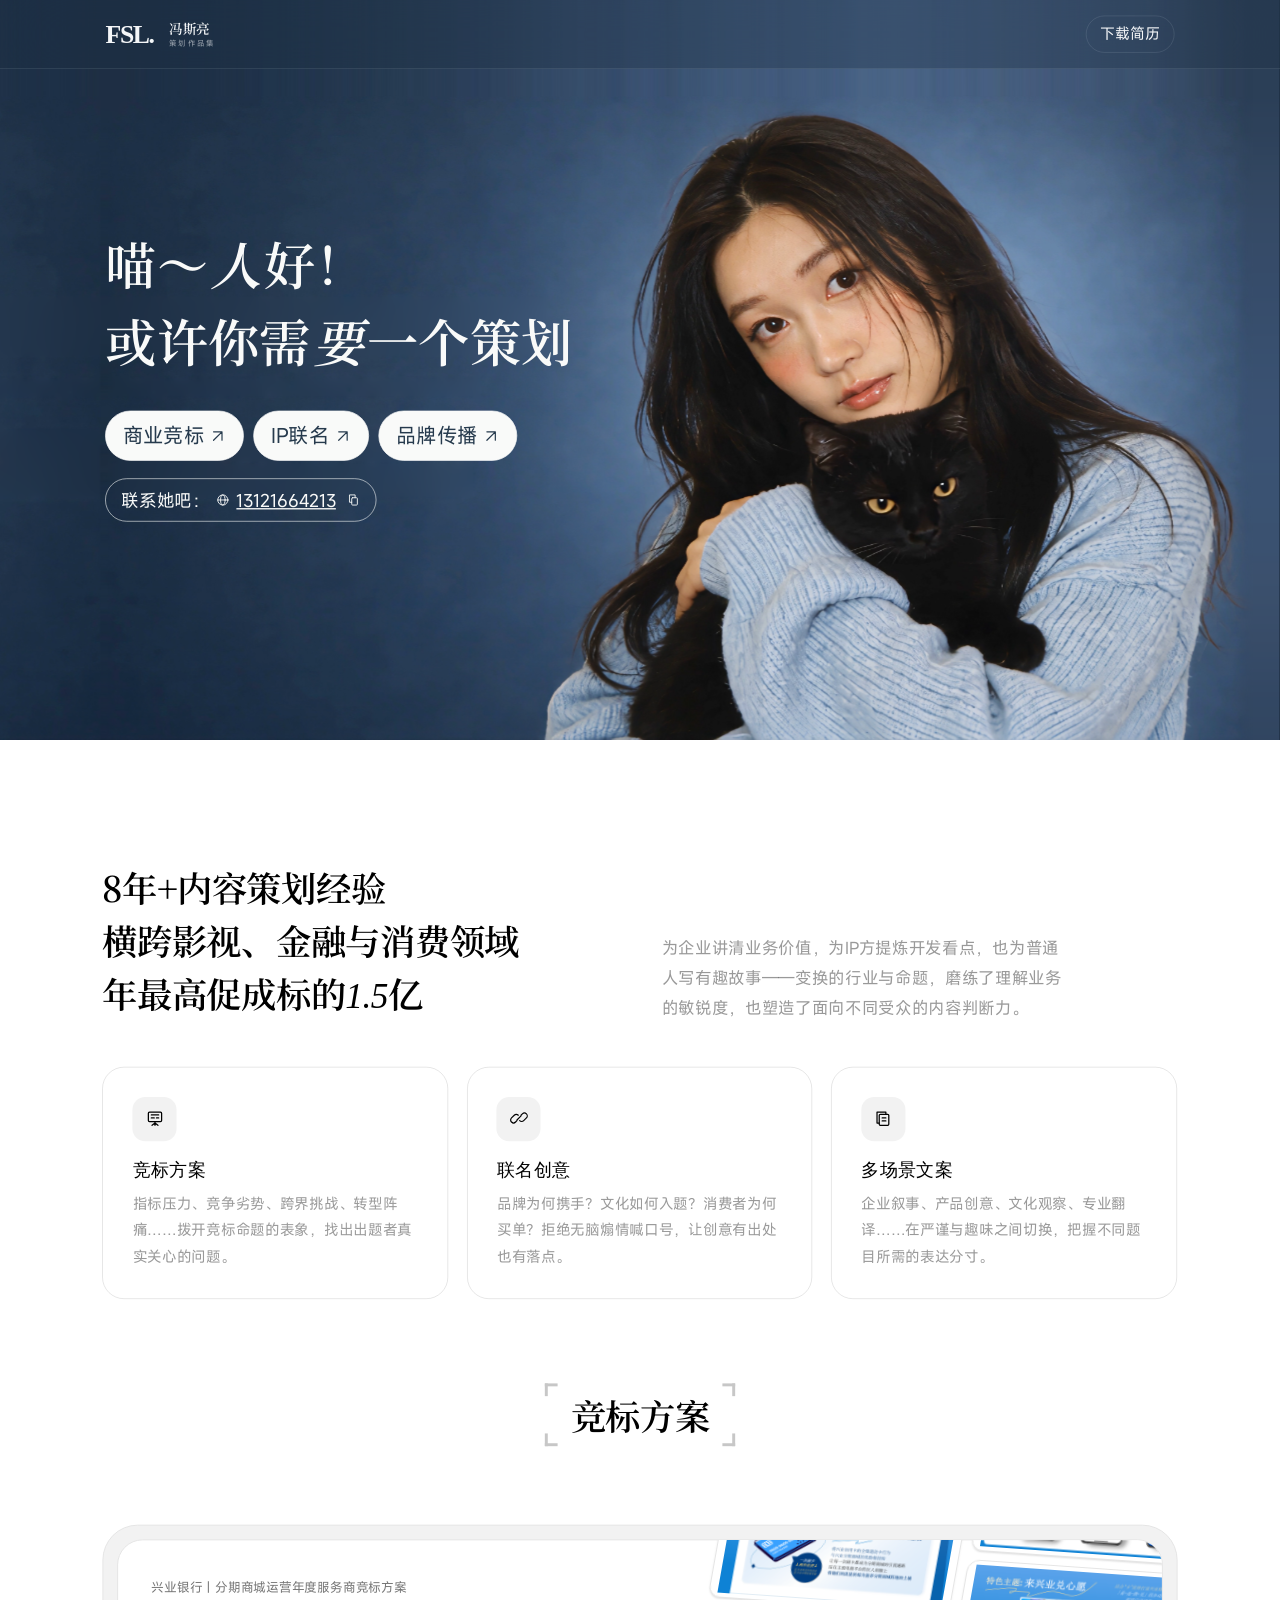
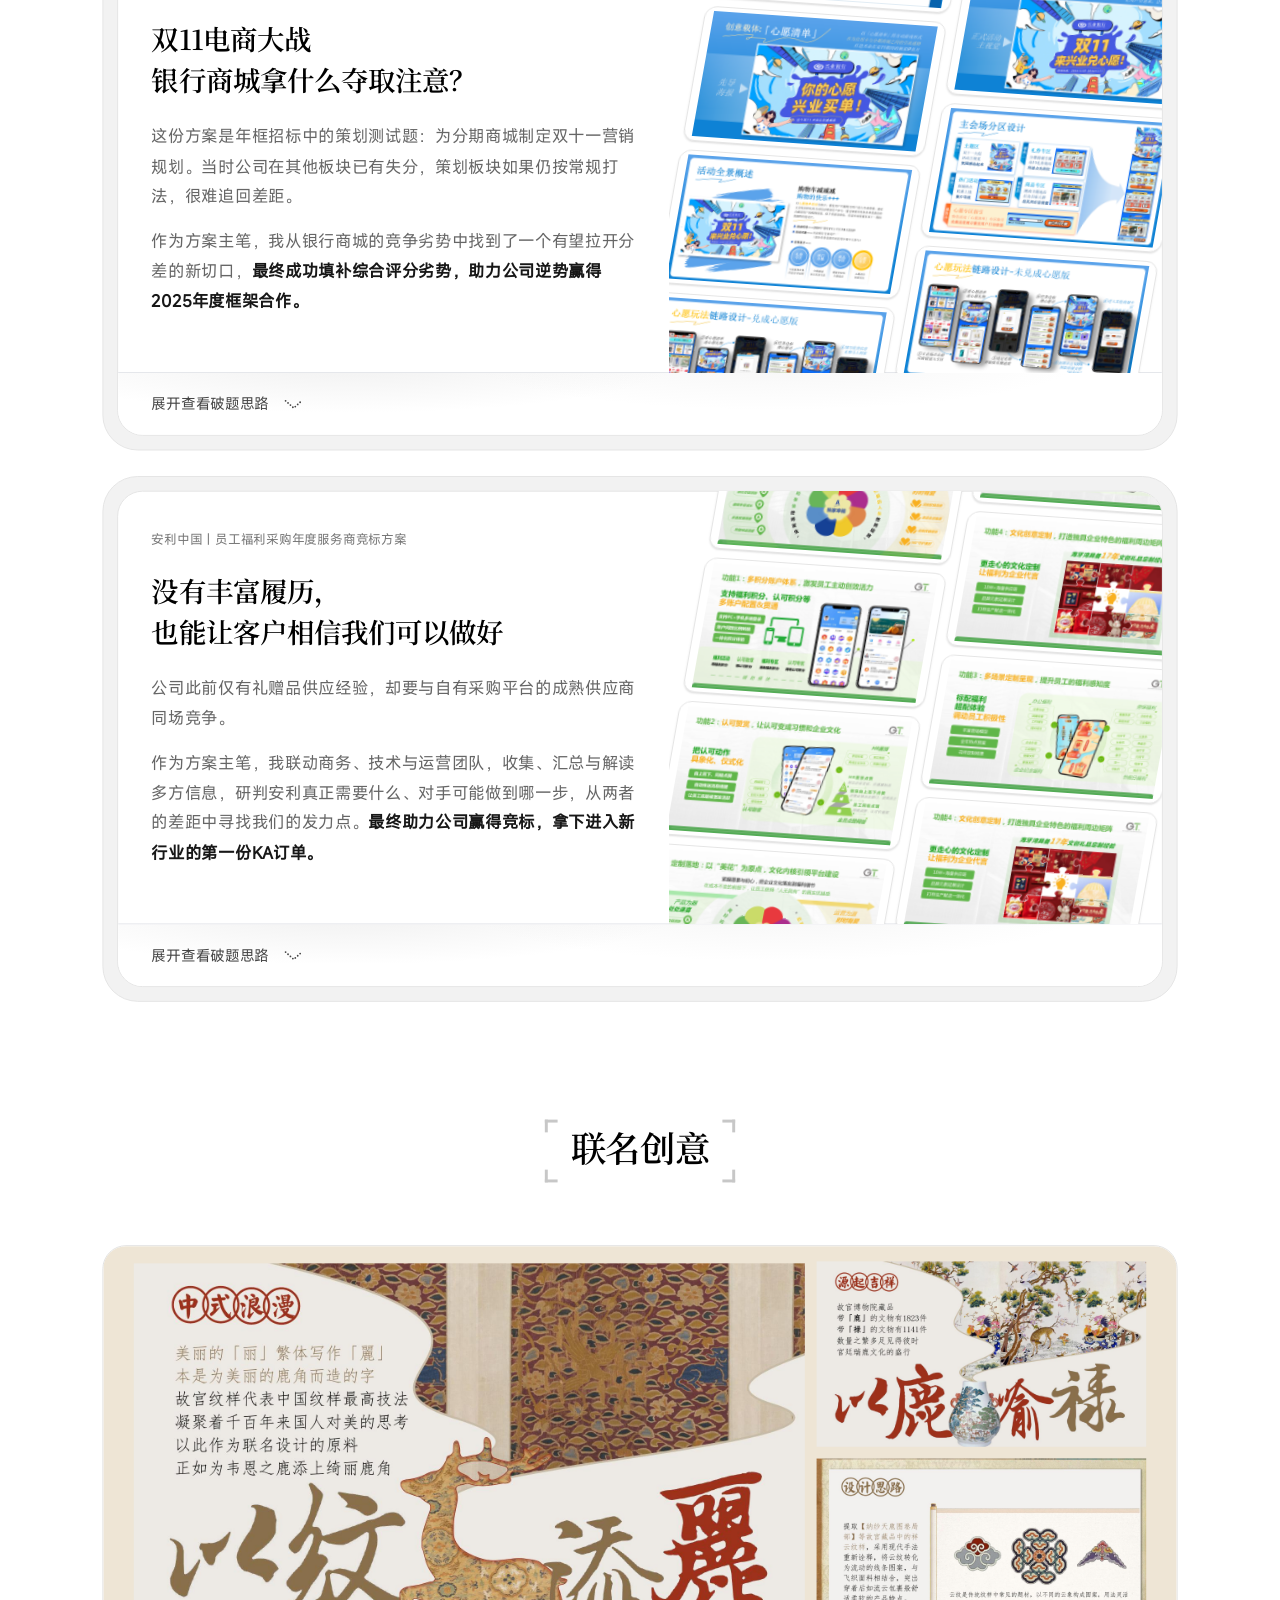
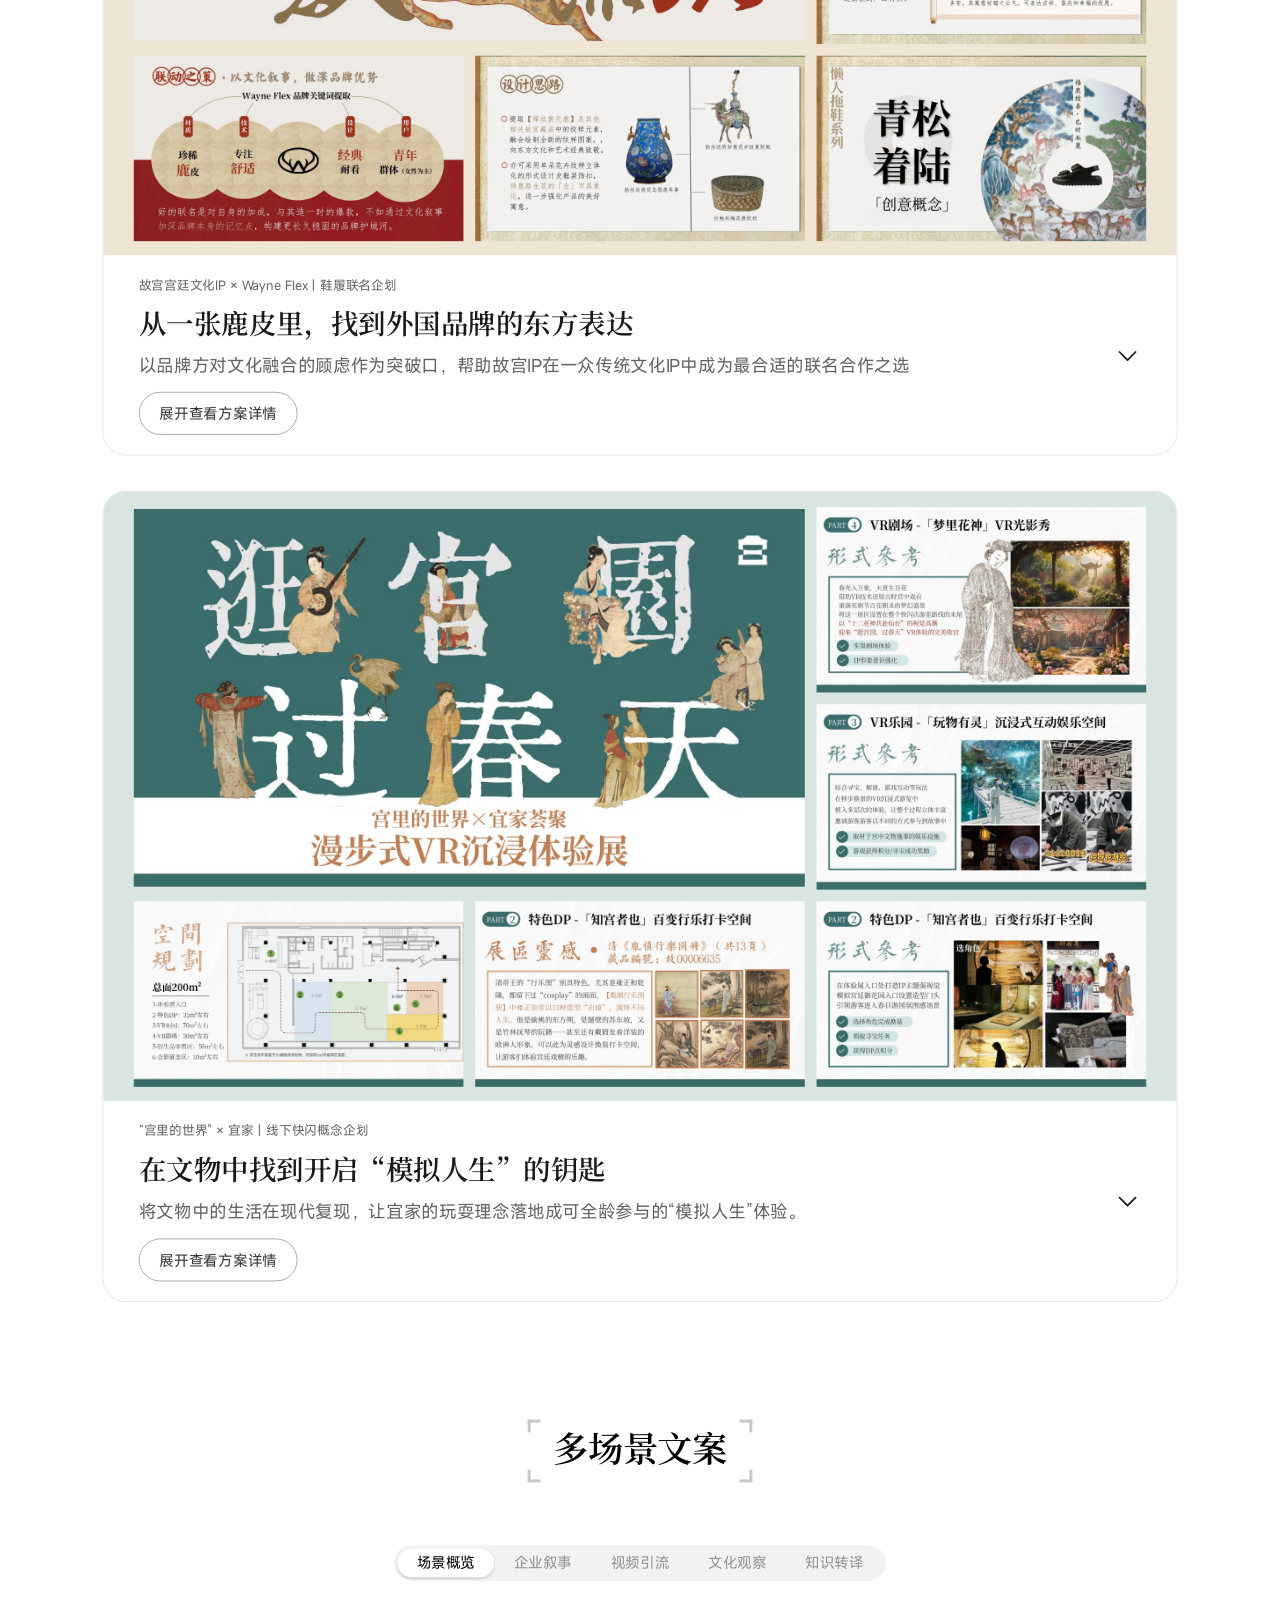
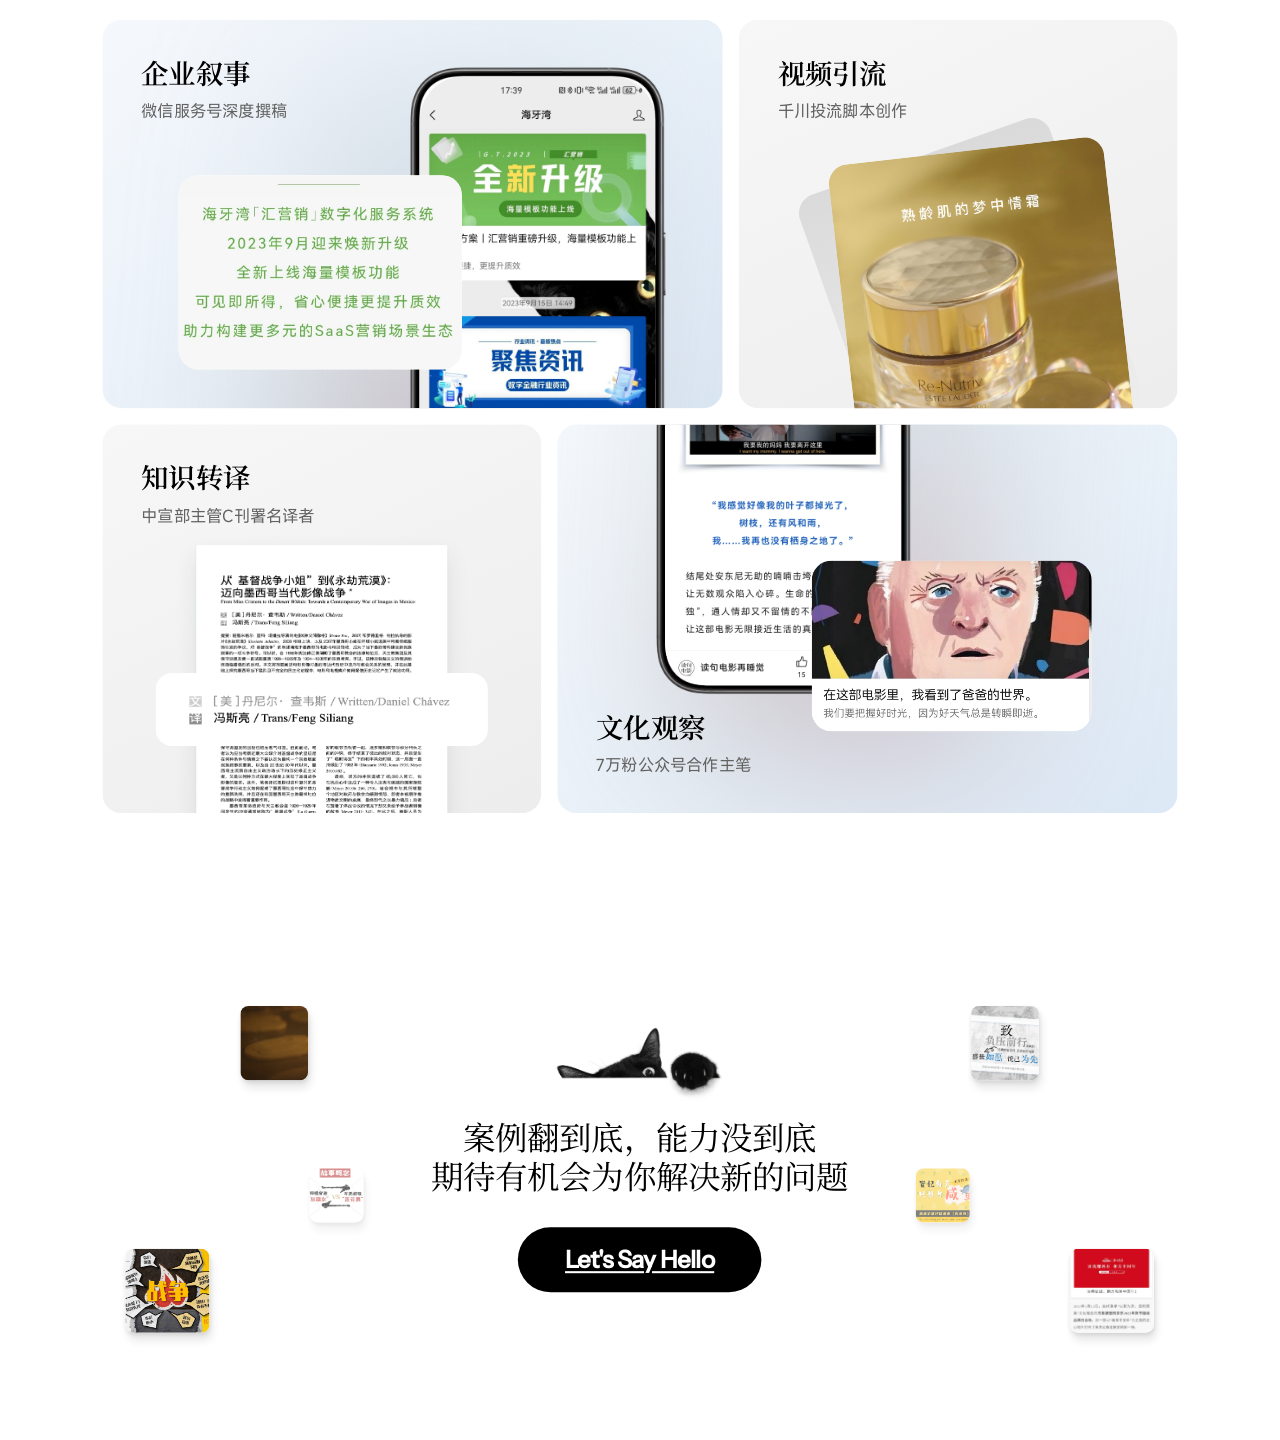
<file: public/index.html>
<!doctype html>
<html lang="zh-CN">
<head>
<meta charset="utf-8"><meta name="viewport" content="width=device-width,initial-scale=1">
<script>(()=>{const r=document.documentElement,w=r.clientWidth,s=Math.min(w*.84,1280)/(1096*1.45);r.style.setProperty('--home-mobile-scale',w/1740);r.style.setProperty('--page-scale',s);r.style.setProperty('--page-width',1740*s+'px');r.style.setProperty('--scaled-nav',102*s+'px')})();</script>
<link rel="preload" as="image" href="assets/cat-mobile/hero-first-paint.webp" media="(max-width:760px)" fetchpriority="high">
<meta name="theme-color" content="#29425e"><title>冯斯亮 · 策划作品集</title>
<link rel="preload" as="image" href="assets/poster-fast.webp" media="(min-width:761px)" fetchpriority="high"><link rel="preload" as="font" href="hero-assets/noto-serif-hero.ttf" type="font/ttf" crossorigin><link rel="stylesheet" href="hero-assets/serif.css"><link rel="stylesheet" href="hero-assets/sans.css"><link rel="stylesheet" href="home.css">
<link rel="stylesheet" href="navigation.css">
<link rel="stylesheet" href="navigation-colors.css"><link rel="stylesheet" href="transition-study.css">
<script>const navColor=new URLSearchParams(location.search).get("nav");if(["deep","mist","refined"].includes(navColor))document.documentElement.dataset.navColor=navColor;</script>
<link rel="stylesheet" href="jords-chapter-study.css"><link rel="stylesheet" href="xingye-case-study.css"><style>.xy-case .jr-copy .xy-contribution{margin-top:16px}</style><link rel="stylesheet" href="xingye-strategy.css"><link rel="stylesheet" href="xingye-strategy-columns.css"><link rel="stylesheet" href="xingye-strategy-accents.css"><link rel="stylesheet" href="xingye-strategy-rows.css"><link rel="stylesheet" href="xingye-strategy-corners-refined.css"><link rel="stylesheet" href="amway-case-study.css"><link rel="stylesheet" href="creative-case-study.css"><link rel="stylesheet" href="writing-reference.css"><link id="writing-palette-style" rel="stylesheet" href="writing-palette-comparison.css" media="all">
<link rel="stylesheet" href="enterprise-label-comparison.css"><link rel="stylesheet" href="writing-scene-details.css"><link rel="stylesheet" href="video-film-gallery.css"><link rel="stylesheet" href="video-title-comparison.css"><link rel="stylesheet" href="culture-panel-gallery.css"><link rel="stylesheet" href="knowledge-motion-comparison.css">
<link rel="stylesheet" href="isomeet-closing.css"><link rel="stylesheet" href="home-entries.css"><link rel="stylesheet" href="creative-layout-comparison.css"><link rel="stylesheet" href="desktop-layout-trial.css">
<link rel="stylesheet" href="font-coverage-fix.css">
<link rel="stylesheet" href="mobile-home-trial.css">

<meta name="description" content="冯斯亮的策划作品集，包含竞标方案、联名创意与多场景文案，提供简历下载与联系方式。">
<meta property="og:title" content="冯斯亮 · 策划作品集">
<meta property="og:description" content="竞标方案、联名创意与多场景文案。查看作品与下载简历。">
<meta property="og:type" content="website">
<meta property="og:locale" content="zh_CN">
<meta name="twitter:card" content="summary">
</head>
<body id="top" class="xy-corner-variant"><div class="fixed-nav"><header class="iso-navigation" aria-label="作品集导航"><div class="iso-navbar"><div class="iso-container"><div class="iso-left"><a class="iso-logo portfolio-logo" href="#top" aria-label="冯斯亮，策划作品集首页"><span class="portfolio-mark">FSL.</span><span class="portfolio-name">冯斯亮<span>策划作品集</span></span></a><div class="iso-divider"></div><nav class="iso-links" aria-label="主导航"><a class="iso-link" href="#chapter-study">竞标方案</a><a class="iso-link" href="#creative-study">联名创意</a><a class="iso-link" href="#chapter-3">多场景文案</a></nav></div><a class="iso-button" href="assets/resume/冯斯亮_内容策划简历.pdf" download="冯斯亮_内容策划简历.pdf" aria-label="下载简历（PDF）">下载简历</a></div></div></header></div><div class="hero-band">
<div class="viewport-fit"><div class="artboard">

<main>
<section class="stage" aria-label="冯斯亮的作品集开场">
 <div class="portrait"><img class="portrait-first-paint" src="assets/cat-mobile/hero-first-paint.webp" alt="" fetchpriority="high"><canvas id="portrait-frame" aria-hidden="true"></canvas><video id="cat" muted playsinline preload="none" data-poster="assets/poster-fast.webp" aria-label="冯斯亮抱着黑猫，黑猫随鼠标左右转头"><source src="assets/cat-web.mp4" type="video/mp4"></video></div>
 <div class="hero-copy">
  <h1 aria-label="喵～人好！或许你需要一个策划"><span class="headline-line" aria-hidden="true">喵～<em>人</em>好！</span><span class="headline-line" aria-hidden="true">或许你需<em>要</em>一个策划</span></h1>
  <ul class="profile-tags hero-entries" aria-label="策划方向与章节入口"><li><a class="hero-entry" href="#chapter-study"><span>商业竞标</span><svg class="hero-entry-arrow" viewBox="0 0 24 24" aria-hidden="true"><path d="M6 18 18 6M6 6h12v12"/></svg></a></li><li><a class="hero-entry" href="#creative-study"><span>IP联名</span><svg class="hero-entry-arrow" viewBox="0 0 24 24" aria-hidden="true"><path d="M6 18 18 6M6 6h12v12"/></svg></a></li><li><a class="hero-entry" href="#chapter-3"><span>品牌传播</span><svg class="hero-entry-arrow" viewBox="0 0 24 24" aria-hidden="true"><path d="M6 18 18 6M6 6h12v12"/></svg></a></li><li class="contact-outline-item"><button class="contact-outline" type="button" title="点击复制手机号（微信同号）" aria-label="复制手机号 13121664213"><span class="contact-caption">联系她吧：<svg class="contact-globe" viewBox="0 0 24 24" aria-hidden="true"><circle cx="12" cy="12" r="9"/><ellipse cx="12" cy="12" rx="4" ry="9"/><path d="M3 12h18"/></svg> <span class="contact-address" role="status" aria-live="polite" aria-atomic="true">13121664213</span></span><svg viewBox="0 0 24 24" aria-hidden="true"><rect x="9" y="8" width="10" height="13" rx="1.5"/><path d="M15 8V3H5v13h4"/></svg></button></li></ul>
 </div>
 <p class="sr-only" id="hint" role="status"></p>
</section>
</main>
</div></div>
</div>
<div class="overview-clone"><div class="overview-reference"><section id="why" class="section top-margin-132" style="display:block;position:static;box-sizing:border-box;width:1200px;max-width:none;min-height:623.445px;height:auto;padding:123.18px 52.2584px 67.1893px;margin:0px;gap:normal;grid-template-columns:none;flex-direction:row;align-items:normal;justify-content:normal;font-family:&quot;ISO Instrument Sans&quot;, Arial, sans-serif;font-size:14.931px;font-weight:400;font-style:normal;line-height:22.3964px;letter-spacing:normal;color:rgb(0, 0, 0);background-color:rgba(0, 0, 0, 0);border:0px none rgb(0, 0, 0);border-radius:0px;text-align:start;object-fit:fill"><div class="container" style="display:block;position:relative;box-sizing:border-box;width:1095.48px;max-width:1239.27px;min-height:433.078px;height:auto;padding:0px;margin:0px;gap:normal;grid-template-columns:none;flex-direction:row;align-items:normal;justify-content:normal;font-family:&quot;ISO Instrument Sans&quot;, Arial, sans-serif;font-size:14.931px;font-weight:400;font-style:normal;line-height:22.3964px;letter-spacing:normal;color:rgb(0, 0, 0);background-color:rgba(0, 0, 0, 0);border:0px none rgb(0, 0, 0);border-radius:0px;text-align:start;object-fit:fill"><div class="content-block" style="display:grid;position:static;box-sizing:border-box;width:1095.48px;max-width:none;min-height:433.078px;height:auto;padding:0px;margin:0px;gap:44.7929px;grid-template-columns:1095.48px;flex-direction:row;align-items:normal;justify-content:normal;font-family:&quot;ISO Instrument Sans&quot;, Arial, sans-serif;font-size:14.931px;font-weight:400;font-style:normal;line-height:22.3964px;letter-spacing:normal;color:rgb(0, 0, 0);background-color:rgba(0, 0, 0, 0);border:0px none rgb(0, 0, 0);border-radius:0px;text-align:start;object-fit:fill"><div class="h2-block with-2col" style="display:grid;position:static;box-sizing:border-box;width:1095.48px;max-width:none;min-height:164.227px;height:auto;padding:0px;margin:0px;gap:44.7929px;grid-template-columns:525.344px 525.352px;flex-direction:row;align-items:end;justify-content:start;font-family:&quot;ISO Instrument Sans&quot;, Arial, sans-serif;font-size:14.931px;font-weight:400;font-style:normal;line-height:22.3964px;letter-spacing:normal;color:rgb(0, 0, 0);background-color:rgba(0, 0, 0, 0);border:0px none rgb(0, 0, 0);border-radius:0px;text-align:left;object-fit:fill"><div class="overview-title-group"><h2 class="h2" style="display:block;position:static;box-sizing:border-box;width:525.344px;max-width:none;min-height:164.227px;height:auto;padding:0px;margin:0px;gap:normal;grid-template-columns:none;flex-direction:row;align-items:normal;justify-content:normal;font-family:&quot;ISO Instrument Sans&quot;, Arial, sans-serif;font-size:44.7929px;font-weight:400;font-style:normal;line-height:53.7514px;letter-spacing:-0.447929px;color:rgb(0, 0, 0);background-color:rgba(0, 0, 0, 0);border:0px none rgb(0, 0, 0);border-radius:0px;text-align:left;object-fit:fill">8年+内容策划经验<br>横跨影视、金融与消费领域<br>年最高促成标的<em class="title-italic-number">1.5</em>亿</h2></div><div class="h2-subheader-w" style="display:block;position:static;box-sizing:border-box;width:418.062px;max-width:418.067px;min-height:50.3906px;height:auto;padding:0px;margin:0px;gap:normal;grid-template-columns:none;flex-direction:row;align-items:normal;justify-content:normal;font-family:&quot;ISO Instrument Sans&quot;, Arial, sans-serif;font-size:14.931px;font-weight:400;font-style:normal;line-height:22.3964px;letter-spacing:normal;color:rgb(0, 0, 0);background-color:rgba(0, 0, 0, 0);border:0px none rgb(0, 0, 0);border-radius:0px;text-align:left;object-fit:fill"><div class="h-subheader" style="display:block;position:static;box-sizing:border-box;width:418.062px;max-width:none;min-height:50.3906px;height:auto;padding:0px;margin:0px;gap:normal;grid-template-columns:none;flex-direction:row;align-items:normal;justify-content:normal;font-family:&quot;ISO Instrument Sans&quot;, Arial, sans-serif;font-size:16.7973px;font-weight:400;font-style:normal;line-height:25.196px;letter-spacing:-0.335947px;color:rgba(0, 0, 0, 0.4);background-color:rgba(0, 0, 0, 0);border:0px none rgba(0, 0, 0, 0.4);border-radius:0px;text-align:left;object-fit:fill">为企业讲清业务价值，为IP方提炼开发看点，也为普通人写有趣故事——变换的行业与命题，磨练了理解业务的敏锐度，也塑造了面向不同受众的内容判断力。</div></div></div><div data-w-id="cf544e6a-2ed0-cd34-b923-9edf16492f14" class="_3col-grid" style="display:grid;position:static;box-sizing:border-box;width:1095.48px;max-width:none;min-height:224.062px;height:auto;padding:0px;margin:0px;gap:18.6637px;grid-template-columns:352.719px 352.727px 352.727px;flex-direction:row;align-items:normal;justify-content:normal;font-family:&quot;ISO Instrument Sans&quot;, Arial, sans-serif;font-size:14.931px;font-weight:400;font-style:normal;line-height:22.3964px;letter-spacing:normal;color:rgb(0, 0, 0);background-color:rgba(0, 0, 0, 0);border:0px none rgb(0, 0, 0);border-radius:0px;text-align:start;object-fit:fill"><div data-w-id="0a2abfda-9387-68ee-161d-7e5e225ec09f" id="chapter-1" class="benefit-card" style="display:grid;position:static;box-sizing:border-box;width:352.719px;max-width:none;min-height:224.062px;height:auto;padding:29.8619px;margin:0px;gap:14.931px;grid-template-columns:291px;flex-direction:row;align-items:start;justify-content:start;font-family:&quot;ISO Instrument Sans&quot;, Arial, sans-serif;font-size:14.931px;font-weight:400;font-style:normal;line-height:22.3964px;letter-spacing:normal;color:rgb(0, 0, 0);background-color:rgba(0, 0, 0, 0);border:1px solid rgba(0, 0, 0, 0.1);border-radius:22.3964px;text-align:start;object-fit:fill"><div class="benefit-card-icon-w" style="display:flex;position:static;box-sizing:border-box;width:44.7891px;max-width:none;min-height:auto;height:44.7891px;padding:0px;margin:0px;gap:normal;grid-template-columns:none;flex-direction:row;align-items:center;justify-content:center;font-family:&quot;ISO Instrument Sans&quot;, Arial, sans-serif;font-size:14.931px;font-weight:400;font-style:normal;line-height:22.3964px;letter-spacing:normal;color:rgb(0, 0, 0);background-color:rgb(242, 242, 242);border:0px none rgb(0, 0, 0);border-radius:13.0646px;text-align:start;object-fit:fill"><div class="benefit-card-icon w-embed" style="display:flex;position:static;box-sizing:border-box;width:22.3906px;max-width:none;min-height:auto;height:22.3906px;padding:0px;margin:0px;gap:normal;grid-template-columns:none;flex-direction:row;align-items:center;justify-content:center;font-family:&quot;ISO Instrument Sans&quot;, Arial, sans-serif;font-size:14.931px;font-weight:400;font-style:normal;line-height:22.3964px;letter-spacing:normal;color:rgb(0, 0, 0);background-color:rgba(0, 0, 0, 0);border:0px none rgb(0, 0, 0);border-radius:0px;text-align:start;object-fit:fill"><svg data-icon-choice="A3" aria-hidden="true" focusable="false" width="100%" height="100%" viewBox="0 0 24 24" xmlns="http://www.w3.org/2000/svg" style="display:block;fill:none;stroke:currentColor;stroke-width:1.7;stroke-linecap:round;stroke-linejoin:round"><rect x="3" y="3" width="18" height="13" rx="1.5"/><path d="M12 16v5m-4 0 4-3 4 3M7 7h10M7 11h4m3 0h3"/></svg></div></div><div class="benefit-card-header-w" style="display:grid;position:static;box-sizing:border-box;width:291px;max-width:none;min-height:auto;height:auto;padding:0px;margin:0px;gap:7.46548px;grid-template-columns:291px;flex-direction:row;align-items:start;justify-content:start;font-family:&quot;ISO Instrument Sans&quot;, Arial, sans-serif;font-size:14.931px;font-weight:400;font-style:normal;line-height:22.3964px;letter-spacing:-0.298619px;color:rgba(0, 0, 0, 0.4);background-color:rgba(0, 0, 0, 0);border:0px none rgba(0, 0, 0, 0.4);border-radius:0px;text-align:start;object-fit:fill"><h3 class="benefit-card-header" style="display:block;position:static;box-sizing:border-box;width:100%;max-width:none;min-height:auto;height:auto;padding:0px;margin:0px;gap:normal;grid-template-columns:none;flex-direction:row;align-items:normal;justify-content:normal;font-family:&quot;ISO Instrument Sans&quot;, Arial, sans-serif;font-size:18.6637px;font-weight:500;font-style:normal;line-height:27.9955px;letter-spacing:-0.298619px;color:rgb(0, 0, 0);background-color:rgba(0, 0, 0, 0);border:0px none rgb(0, 0, 0);border-radius:0px;text-align:start;object-fit:fill">竞标方案</h3><div style="display:block;position:static;box-sizing:border-box;width:291px;max-width:none;min-height:67.1719px;height:auto;padding:0px;margin:0px;gap:normal;grid-template-columns:none;flex-direction:row;align-items:normal;justify-content:normal;font-family:&quot;ISO Instrument Sans&quot;, Arial, sans-serif;font-size:14.931px;font-weight:400;font-style:normal;line-height:22.3964px;letter-spacing:-0.298619px;color:rgba(0, 0, 0, 0.4);background-color:rgba(0, 0, 0, 0);border:0px none rgba(0, 0, 0, 0.4);border-radius:0px;text-align:start;object-fit:fill"><p class="card-copy-line">指标压力、竞争劣势、跨界挑战、转型阵痛……拨开竞标命题的表象，找出出题者真实关心的问题。</p></div></div></div><div data-w-id="fa3c4d3c-4441-d1e6-4632-47526bd918a0" id="chapter-2" class="benefit-card" style="display:grid;position:static;box-sizing:border-box;width:352.727px;max-width:none;min-height:224.062px;height:auto;padding:29.8619px;margin:0px;gap:14.931px;grid-template-columns:291.008px;flex-direction:row;align-items:start;justify-content:start;font-family:&quot;ISO Instrument Sans&quot;, Arial, sans-serif;font-size:14.931px;font-weight:400;font-style:normal;line-height:22.3964px;letter-spacing:normal;color:rgb(0, 0, 0);background-color:rgba(0, 0, 0, 0);border:1px solid rgba(0, 0, 0, 0.1);border-radius:22.3964px;text-align:start;object-fit:fill"><div class="benefit-card-icon-w" style="display:flex;position:static;box-sizing:border-box;width:44.7891px;max-width:none;min-height:auto;height:44.7891px;padding:0px;margin:0px;gap:normal;grid-template-columns:none;flex-direction:row;align-items:center;justify-content:center;font-family:&quot;ISO Instrument Sans&quot;, Arial, sans-serif;font-size:14.931px;font-weight:400;font-style:normal;line-height:22.3964px;letter-spacing:normal;color:rgb(0, 0, 0);background-color:rgb(242, 242, 242);border:0px none rgb(0, 0, 0);border-radius:13.0646px;text-align:start;object-fit:fill"><div class="benefit-card-icon w-embed" style="display:flex;position:static;box-sizing:border-box;width:22.3906px;max-width:none;min-height:auto;height:22.3906px;padding:0px;margin:0px;gap:normal;grid-template-columns:none;flex-direction:row;align-items:center;justify-content:center;font-family:&quot;ISO Instrument Sans&quot;, Arial, sans-serif;font-size:14.931px;font-weight:400;font-style:normal;line-height:22.3964px;letter-spacing:normal;color:rgb(0, 0, 0);background-color:rgba(0, 0, 0, 0);border:0px none rgb(0, 0, 0);border-radius:0px;text-align:start;object-fit:fill"><svg data-icon-choice="B1" aria-hidden="true" focusable="false" width="100%" height="100%" viewBox="0 0 24 24" xmlns="http://www.w3.org/2000/svg" style="display:block;fill:none;stroke:currentColor;stroke-width:1.7;stroke-linecap:round;stroke-linejoin:round"><path d="m9 15 6-6M9 16l-2 2a4.24 4.24 0 0 1-6-6l4-4a4.24 4.24 0 0 1 6 0M15 8l2-2a4.24 4.24 0 0 1 6 6l-4 4a4.24 4.24 0 0 1-6 0" transform="translate(1 0) scale(.92)"/></svg></div></div><div class="benefit-card-header-w" style="display:grid;position:static;box-sizing:border-box;width:291.008px;max-width:none;min-height:auto;height:auto;padding:0px;margin:0px;gap:7.46548px;grid-template-columns:291.008px;flex-direction:row;align-items:start;justify-content:start;font-family:&quot;ISO Instrument Sans&quot;, Arial, sans-serif;font-size:14.931px;font-weight:400;font-style:normal;line-height:22.3964px;letter-spacing:-0.298619px;color:rgba(0, 0, 0, 0.4);background-color:rgba(0, 0, 0, 0);border:0px none rgba(0, 0, 0, 0.4);border-radius:0px;text-align:start;object-fit:fill"><h3 class="benefit-card-header" style="display:block;position:static;box-sizing:border-box;width:100%;max-width:none;min-height:auto;height:auto;padding:0px;margin:0px;gap:normal;grid-template-columns:none;flex-direction:row;align-items:normal;justify-content:normal;font-family:&quot;ISO Instrument Sans&quot;, Arial, sans-serif;font-size:18.6637px;font-weight:500;font-style:normal;line-height:27.9955px;letter-spacing:-0.298619px;color:rgb(0, 0, 0);background-color:rgba(0, 0, 0, 0);border:0px none rgb(0, 0, 0);border-radius:0px;text-align:start;object-fit:fill">联名创意</h3><div style="display:block;position:static;box-sizing:border-box;width:291.008px;max-width:none;min-height:67.1719px;height:auto;padding:0px;margin:0px;gap:normal;grid-template-columns:none;flex-direction:row;align-items:normal;justify-content:normal;font-family:&quot;ISO Instrument Sans&quot;, Arial, sans-serif;font-size:14.931px;font-weight:400;font-style:normal;line-height:22.3964px;letter-spacing:-0.298619px;color:rgba(0, 0, 0, 0.4);background-color:rgba(0, 0, 0, 0);border:0px none rgba(0, 0, 0, 0.4);border-radius:0px;text-align:start;object-fit:fill"><p class="card-copy-line">品牌为何携手？文化如何入题？消费者为何买单？拒绝无脑煽情喊口号，让创意有出处也有落点。</p></div></div></div><div data-w-id="0972c09b-37bd-44b5-9d95-908ff6f2fb75" id="overview-writing" class="benefit-card" style="display:grid;position:static;box-sizing:border-box;width:352.727px;max-width:none;min-height:224.062px;height:auto;padding:29.8619px;margin:0px;gap:14.931px;grid-template-columns:291.008px;flex-direction:row;align-items:start;justify-content:start;font-family:&quot;ISO Instrument Sans&quot;, Arial, sans-serif;font-size:14.931px;font-weight:400;font-style:normal;line-height:22.3964px;letter-spacing:normal;color:rgb(0, 0, 0);background-color:rgba(0, 0, 0, 0);border:1px solid rgba(0, 0, 0, 0.1);border-radius:22.3964px;text-align:start;object-fit:fill"><div class="benefit-card-icon-w" style="display:flex;position:static;box-sizing:border-box;width:44.7891px;max-width:none;min-height:auto;height:44.7891px;padding:0px;margin:0px;gap:normal;grid-template-columns:none;flex-direction:row;align-items:center;justify-content:center;font-family:&quot;ISO Instrument Sans&quot;, Arial, sans-serif;font-size:14.931px;font-weight:400;font-style:normal;line-height:22.3964px;letter-spacing:normal;color:rgb(0, 0, 0);background-color:rgb(242, 242, 242);border:0px none rgb(0, 0, 0);border-radius:13.0646px;text-align:start;object-fit:fill"><div class="benefit-card-icon w-embed" style="display:flex;position:static;box-sizing:border-box;width:22.3906px;max-width:none;min-height:auto;height:22.3906px;padding:0px;margin:0px;gap:normal;grid-template-columns:none;flex-direction:row;align-items:center;justify-content:center;font-family:&quot;ISO Instrument Sans&quot;, Arial, sans-serif;font-size:14.931px;font-weight:400;font-style:normal;line-height:22.3964px;letter-spacing:normal;color:rgb(0, 0, 0);background-color:rgba(0, 0, 0, 0);border:0px none rgb(0, 0, 0);border-radius:0px;text-align:start;object-fit:fill"><svg data-icon-choice="C4" aria-hidden="true" focusable="false" width="100%" height="100%" viewBox="0 0 24 24" xmlns="http://www.w3.org/2000/svg" style="display:block;fill:none;stroke:currentColor;stroke-width:1.7;stroke-linecap:round;stroke-linejoin:round"><rect x="7" y="6" width="13" height="15" rx="1.5"/><path d="M16 6V3H4v15h3m4-7h5m-5 4h5"/></svg></div></div><div class="benefit-card-header-w" style="display:grid;position:static;box-sizing:border-box;width:291.008px;max-width:none;min-height:auto;height:auto;padding:0px;margin:0px;gap:7.46548px;grid-template-columns:291.008px;flex-direction:row;align-items:start;justify-content:start;font-family:&quot;ISO Instrument Sans&quot;, Arial, sans-serif;font-size:14.931px;font-weight:400;font-style:normal;line-height:22.3964px;letter-spacing:-0.298619px;color:rgba(0, 0, 0, 0.4);background-color:rgba(0, 0, 0, 0);border:0px none rgba(0, 0, 0, 0.4);border-radius:0px;text-align:start;object-fit:fill"><h3 class="benefit-card-header" style="display:block;position:static;box-sizing:border-box;width:100%;max-width:none;min-height:auto;height:auto;padding:0px;margin:0px;gap:normal;grid-template-columns:none;flex-direction:row;align-items:normal;justify-content:normal;font-family:&quot;ISO Instrument Sans&quot;, Arial, sans-serif;font-size:18.6637px;font-weight:500;font-style:normal;line-height:27.9955px;letter-spacing:-0.298619px;color:rgb(0, 0, 0);background-color:rgba(0, 0, 0, 0);border:0px none rgb(0, 0, 0);border-radius:0px;text-align:start;object-fit:fill">多场景文案</h3><div style="display:block;position:static;box-sizing:border-box;width:291.008px;max-width:none;min-height:67.1719px;height:auto;padding:0px;margin:0px;gap:normal;grid-template-columns:none;flex-direction:row;align-items:normal;justify-content:normal;font-family:&quot;ISO Instrument Sans&quot;, Arial, sans-serif;font-size:14.931px;font-weight:400;font-style:normal;line-height:22.3964px;letter-spacing:-0.298619px;color:rgba(0, 0, 0, 0.4);background-color:rgba(0, 0, 0, 0);border:0px none rgba(0, 0, 0, 0.4);border-radius:0px;text-align:start;object-fit:fill"><p class="card-copy-line">企业叙事、产品创意、文化观察、专业翻译……在严谨与趣味之间切换，把握不同题目所需的表达分寸。</p></div></div></div></div></div></div></section></div></div>
<section class="jr-study" id="chapter-study" aria-label="竞标方案"><div class="jr-canvas"><div class="jr-heading"><div class="jr-word-window"><div class="jr-word-list"><div class="jr-word">竞标方案</div><div class="jr-word is-explanation">拨开命题表象</div><div class="jr-word is-explanation">挖出真实问题</div><div class="jr-word">竞标方案</div></div></div><div class="jr-selector" aria-hidden="true"><i></i><i></i><i></i><i></i></div></div><div class="jr-cards"><article class="jr-card xy-case" aria-labelledby="xy-title"><div class="jr-body">
<div class="jr-top"><div class="jr-copy"><div><p class="xy-project">兴业银行丨分期商城运营年度服务商竞标方案</p><h3 id="xy-title">双11电商大战<br>银行商城拿什么夺取注意？</h3><p class="xy-intro">这份方案是年框招标中的策划测试题：为分期商城制定双十一营销规划。当时公司在其他板块已有失分，策划板块如果仍按常规打法，很难追回差距。</p><p class="xy-intro xy-contribution">作为方案主笔，我从银行商城的竞争劣势中找到了一个有望拉开分差的新切口，<strong class="xy-result">最终成功填补综合评分劣势，助力公司逆势赢得2025年度框架合作。</strong></p></div></div>
<div class="jr-gallery" aria-label="兴业银行方案完整原页轮播"><div class="jr-columns"><div class="jr-column"><div class="jr-track" style="--duration:26.666667s"><div class="jr-image xy-preview" aria-hidden="true"><img loading="lazy" decoding="async" src="assets/xingye-trial/p06.png" alt="" width="1920" height="1080"></div><div class="jr-image xy-preview" aria-hidden="true"><img loading="lazy" decoding="async" src="assets/xingye-trial/p09.png" alt="" width="1920" height="1080"></div><div class="jr-image xy-preview" aria-hidden="true"><img loading="lazy" decoding="async" src="assets/xingye-trial/p16.png" alt="" width="1920" height="1080"></div><div class="jr-image xy-preview" aria-hidden="true"><img loading="lazy" decoding="async" src="assets/xingye-trial/p30.png" alt="" width="1920" height="1080"></div><div class="jr-image xy-preview" aria-hidden="true"><img loading="lazy" decoding="async" src="assets/xingye-trial/p32.png" alt="" width="1920" height="1080"></div><div class="jr-image xy-preview" aria-hidden="true"><img loading="lazy" decoding="async" src="assets/xingye-trial/p06.png" alt="" width="1920" height="1080"></div><div class="jr-image xy-preview" aria-hidden="true"><img loading="lazy" decoding="async" src="assets/xingye-trial/p09.png" alt="" width="1920" height="1080"></div><div class="jr-image xy-preview" aria-hidden="true"><img loading="lazy" decoding="async" src="assets/xingye-trial/p16.png" alt="" width="1920" height="1080"></div><div class="jr-image xy-preview" aria-hidden="true"><img loading="lazy" decoding="async" src="assets/xingye-trial/p30.png" alt="" width="1920" height="1080"></div><div class="jr-image xy-preview" aria-hidden="true"><img loading="lazy" decoding="async" src="assets/xingye-trial/p32.png" alt="" width="1920" height="1080"></div></div></div><div class="jr-column"><div class="jr-track" style="--duration:26.666667s"><div class="jr-image xy-preview" aria-hidden="true"><img loading="lazy" decoding="async" src="assets/xingye-trial/p17.png" alt="" width="1920" height="1080"></div><div class="jr-image xy-preview" aria-hidden="true"><img loading="lazy" decoding="async" src="assets/xingye-trial/p10.png" alt="" width="1920" height="1080"></div><div class="jr-image xy-preview" aria-hidden="true"><img loading="lazy" decoding="async" src="assets/xingye-trial/p19.png" alt="" width="1920" height="1080"></div><div class="jr-image xy-preview" aria-hidden="true"><img loading="lazy" decoding="async" src="assets/xingye-trial/p31.png" alt="" width="1920" height="1080"></div><div class="jr-image xy-preview" aria-hidden="true"><img loading="lazy" decoding="async" src="assets/xingye-trial/p05.png" alt="" width="1920" height="1080"></div><div class="jr-image xy-preview" aria-hidden="true"><img loading="lazy" decoding="async" src="assets/xingye-trial/p17.png" alt="" width="1920" height="1080"></div><div class="jr-image xy-preview" aria-hidden="true"><img loading="lazy" decoding="async" src="assets/xingye-trial/p10.png" alt="" width="1920" height="1080"></div><div class="jr-image xy-preview" aria-hidden="true"><img loading="lazy" decoding="async" src="assets/xingye-trial/p19.png" alt="" width="1920" height="1080"></div><div class="jr-image xy-preview" aria-hidden="true"><img loading="lazy" decoding="async" src="assets/xingye-trial/p31.png" alt="" width="1920" height="1080"></div><div class="jr-image xy-preview" aria-hidden="true"><img loading="lazy" decoding="async" src="assets/xingye-trial/p05.png" alt="" width="1920" height="1080"></div></div></div></div></div></div>
<button class="jr-toggle" type="button" aria-expanded="false" aria-controls="xy-details"><span class="xy-toggle-label" data-collapsed-label="展开查看破题思路" data-expanded-label="收起破题思路">展开查看破题思路</span><svg viewBox="0 0 24 16" aria-hidden="true"><path d="m3 4 9 8 9-8"/></svg></button>
<div class="jr-details" id="xy-details" inert><div class="jr-detail-inner">
<div class="xy-strategy-reading"><h4 class="xy-strategy-heading">跳出价格战，借「三股东风」</h4><div class="xy-strategy-points"><section class="xy-strategy-point"><h5><span class="xy-title-accent">一借同门指标<span class="xy-title-corners" aria-hidden="true"><i></i><i></i><i></i><i></i></span></span></h5><p>跳出商城单独参与价格竞争的思路，<span class="xy-keyphrase">将商城的运营目标与隔壁信用卡业务的动卡需求相连接</span>，寻找<span class="xy-keyphrase">兄弟部门共同受益的合作切口</span>。</p></section><section class="xy-strategy-point"><h5><span class="xy-title-accent">二借流行玩法<span class="xy-title-corners" aria-hidden="true"><i></i><i></i><i></i><i></i></span></span></h5><p>把<span class="xy-keyphrase">社交平台的互动玩法转译到银行场景</span>，以「心愿清单」为创意载体，<span class="xy-keyphrase">将动卡任务与限时积分融入游戏化设定</span>，为银行商城活动引入更有新鲜感的参与方式。</p></section><section class="xy-strategy-point"><h5><span class="xy-title-accent">三借电商热潮<span class="xy-title-corners" aria-hidden="true"><i></i><i></i><i></i><i></i></span></span></h5><p>借势双十一的<span class="xy-keyphrase">全渠道消费热度</span>，将用户在电商平台的动卡消费与商城活动奖励相连接，让<span class="xy-keyphrase">发生在商城之外的消费，也能成为用户回到商城、参与活动的动力</span>。</p></section></div><ul class="xy-skill-tags" aria-label="案例策划能力"><li>竞争分析</li><li>问题重构</li><li>策略推导</li><li>资源整合</li><li>创意迁移</li><li>文案撰写</li><li>版式设计</li></ul></div>

</div></div></div></article>
<article class="jr-card xy-case amway-case" id="amway-case" aria-labelledby="amway-title"><div class="jr-body"><div class="jr-top">
<div class="jr-copy"><div><p class="xy-project">安利中国丨员工福利采购年度服务商竞标方案</p><h3 id="amway-title">没有丰富履历，<br>也能让客户相信我们可以做好</h3><p class="xy-intro">公司此前仅有礼赠品供应经验，却要与自有采购平台的成熟供应商同场竞争。</p><p class="xy-intro xy-contribution">作为方案主笔，我联动商务、技术与运营团队，收集、汇总与解读多方信息，研判安利真正需要什么、对手可能做到哪一步，从两者的差距中寻找我们的发力点。<strong class="xy-result">最终助力公司赢得竞标，拿下进入新行业的第一份KA订单。</strong></p></div></div>
<div class="jr-gallery" aria-label="安利方案完整原页轮播"><div class="jr-columns"><div class="jr-column"><div class="jr-track" style="--duration:32s"><div class="jr-image xy-preview" aria-hidden="true"><img loading="lazy" decoding="async" src="assets/amway-trial/p15.png" alt="" width="1920" height="1080"></div><div class="jr-image xy-preview" aria-hidden="true"><img loading="lazy" decoding="async" src="assets/amway-trial/p19.png" alt="" width="1920" height="1080"></div><div class="jr-image xy-preview" aria-hidden="true"><img loading="lazy" decoding="async" src="assets/amway-trial/p27.png" alt="" width="1920" height="1080"></div><div class="jr-image xy-preview" aria-hidden="true"><img loading="lazy" decoding="async" src="assets/amway-trial/p15.png" alt="" width="1920" height="1080"></div><div class="jr-image xy-preview" aria-hidden="true"><img loading="lazy" decoding="async" src="assets/amway-trial/p19.png" alt="" width="1920" height="1080"></div><div class="jr-image xy-preview" aria-hidden="true"><img loading="lazy" decoding="async" src="assets/amway-trial/p27.png" alt="" width="1920" height="1080"></div><div class="jr-image xy-preview" aria-hidden="true"><img loading="lazy" decoding="async" src="assets/amway-trial/p15.png" alt="" width="1920" height="1080"></div><div class="jr-image xy-preview" aria-hidden="true"><img loading="lazy" decoding="async" src="assets/amway-trial/p19.png" alt="" width="1920" height="1080"></div><div class="jr-image xy-preview" aria-hidden="true"><img loading="lazy" decoding="async" src="assets/amway-trial/p27.png" alt="" width="1920" height="1080"></div><div class="jr-image xy-preview" aria-hidden="true"><img loading="lazy" decoding="async" src="assets/amway-trial/p15.png" alt="" width="1920" height="1080"></div><div class="jr-image xy-preview" aria-hidden="true"><img loading="lazy" decoding="async" src="assets/amway-trial/p19.png" alt="" width="1920" height="1080"></div><div class="jr-image xy-preview" aria-hidden="true"><img loading="lazy" decoding="async" src="assets/amway-trial/p27.png" alt="" width="1920" height="1080"></div></div></div><div class="jr-column"><div class="jr-track" style="--duration:32s"><div class="jr-image xy-preview" aria-hidden="true"><img loading="lazy" decoding="async" src="assets/amway-trial/p32.png" alt="" width="1920" height="1080"></div><div class="jr-image xy-preview" aria-hidden="true"><img loading="lazy" decoding="async" src="assets/amway-trial/p33.png" alt="" width="1920" height="1080"></div><div class="jr-image xy-preview" aria-hidden="true"><img loading="lazy" decoding="async" src="assets/amway-trial/p32.png" alt="" width="1920" height="1080"></div><div class="jr-image xy-preview" aria-hidden="true"><img loading="lazy" decoding="async" src="assets/amway-trial/p33.png" alt="" width="1920" height="1080"></div><div class="jr-image xy-preview" aria-hidden="true"><img loading="lazy" decoding="async" src="assets/amway-trial/p32.png" alt="" width="1920" height="1080"></div><div class="jr-image xy-preview" aria-hidden="true"><img loading="lazy" decoding="async" src="assets/amway-trial/p33.png" alt="" width="1920" height="1080"></div><div class="jr-image xy-preview" aria-hidden="true"><img loading="lazy" decoding="async" src="assets/amway-trial/p32.png" alt="" width="1920" height="1080"></div><div class="jr-image xy-preview" aria-hidden="true"><img loading="lazy" decoding="async" src="assets/amway-trial/p33.png" alt="" width="1920" height="1080"></div><div class="jr-image xy-preview" aria-hidden="true"><img loading="lazy" decoding="async" src="assets/amway-trial/p32.png" alt="" width="1920" height="1080"></div><div class="jr-image xy-preview" aria-hidden="true"><img loading="lazy" decoding="async" src="assets/amway-trial/p33.png" alt="" width="1920" height="1080"></div><div class="jr-image xy-preview" aria-hidden="true"><img loading="lazy" decoding="async" src="assets/amway-trial/p32.png" alt="" width="1920" height="1080"></div><div class="jr-image xy-preview" aria-hidden="true"><img loading="lazy" decoding="async" src="assets/amway-trial/p33.png" alt="" width="1920" height="1080"></div></div></div></div></div>
</div>
<button class="jr-toggle" type="button" aria-expanded="false" aria-controls="amway-details"><span class="xy-toggle-label" data-collapsed-label="展开查看破题思路" data-expanded-label="收起破题思路">展开查看破题思路</span><svg viewBox="0 0 24 16" aria-hidden="true"><path d="m3 4 9 8 9-8"/></svg></button>
<div class="jr-details" id="amway-details" inert><div class="jr-detail-inner"><div class="xy-strategy-reading amway-full-copy" data-copy-status="user-approved-wording"><h4 class="xy-strategy-heading">为客户多想一步，比对手多走一步</h4><div class="xy-strategy-points"><section class="xy-strategy-point"><h5><span class="xy-title-accent">帮客户「少投入达成高感知」<span class="xy-title-corners" aria-hidden="true"><i></i><i></i><i></i><i></i></span></span></h5><p>花了多少钱不是重点，<span class="xy-keyphrase">花的钱能被员工感知到才是重点</span>。因此方案的核心目标放在<span class="xy-keyphrase">同等投入下的<span class="amway-keep-word">体验</span>提升</span>，让客户花少钱办实事。</p></section><section class="xy-strategy-point"><h5><span class="xy-title-accent">龙头出通稿，我们做定制<span class="xy-title-corners" aria-hidden="true"><i></i><i></i><i></i><i></i></span></span></h5><p>系统研究了行业龙头的过往合作方案，成功预判他们对于安利这个项目的重视程度与方案细致程度，在他们的基础上<span class="xy-keyphrase">针对性地挖掘定制<span class="amway-keep-word">深度</span></span>，让客户感受到我们的用心和对其企业文化的深入理解。</p></section><section class="xy-strategy-point"><h5><span class="xy-title-accent">老手出构想，我们上DEMO<span class="xy-title-corners" aria-hidden="true"><i></i><i></i><i></i><i></i></span></span></h5><p>面对已有平台积累的成熟服务商精心准备的系统化定制方案，我们<span class="xy-keyphrase">协同技术与运营团队将纸面方案深化为可演示的<span class="amway-keep-word">demo</span></span>，把停留在纸面的<span class="amway-keep-word">讨论</span>转化为可供客户检验的具体<span class="amway-keep-word">体验</span>。</p></section></div><ul class="xy-skill-tags" aria-label="案例策划能力"><li>客户需求洞察</li><li>竞争策略研判</li><li>企业文化转译</li><li>方案架构设计</li><li>跨团队协作</li><li>资源整合</li></ul></div></div></div>
</div></article>
</div></div></section>
<section class="c2-study" id="creative-study" aria-labelledby="creative-chapter-title">
<div class="c2-canvas">
<h2 class="c2-heading jr-heading" id="creative-chapter-title" aria-label="联名创意：拒绝无脑煽情，让创意师出有名"><span class="jr-word-window" aria-hidden="true"><span class="jr-word-list" style="display:block"><span class="jr-word" style="display:block">联名创意</span><span class="jr-word is-explanation" style="display:block">拒绝无脑煽情</span><span class="jr-word is-explanation" style="display:block">让创意师出有名</span><span class="jr-word" style="display:block">联名创意</span></span></span><span class="jr-selector" aria-hidden="true"><i></i><i></i><i></i><i></i></span></h2>
<article class="jr-card xy-case amway-case c2-wayne" aria-labelledby="wayne-title">
<div class="jr-body"><div class="jr-top">
<div class="jr-copy"><div><p class="xy-project">故宫宫廷文化IP × Wayne Flex｜鞋履联名企划</p><h3 id="wayne-title">从产品特性出发的<br>联名创意</h3>
<p class="xy-intro">Wayne Flex是一个来自美国的女鞋品牌，据负责人介绍他们在国内渠道已有不错的销售基础，但总感觉与本土文化的融合方面还差些火候。</p>
<p class="xy-intro c2-context">品牌的这层顾虑成为了我在接受故宫IP方委托，帮助其说服Wayne Flex在一众传统文化IP中选择与他们展开联名合作的切入口。</p></div></div>
<div class="c2-cover"><div class="c2-cover-collage" role="img" aria-label="Wayne联名方案多页组合展示"><div class="c2-sheet-grid"><img loading="lazy" decoding="async" src="assets/wayne-trial/SRC-073-p006.jpg" alt=""><img loading="lazy" decoding="async" src="assets/wayne-trial/SRC-073-p019.jpg" alt=""><img loading="lazy" decoding="async" src="assets/wayne-trial/SRC-073-p009.jpg" alt=""><img loading="lazy" decoding="async" src="assets/wayne-trial/SRC-073-p016.jpg" alt=""><img loading="lazy" decoding="async" src="assets/wayne-trial/SRC-073-p010.jpg" alt=""><img loading="lazy" decoding="async" src="assets/wayne-trial/SRC-073-p013.jpg" alt=""><img loading="lazy" decoding="async" src="assets/wayne-trial/SRC-073-p023.jpg" alt=""><img loading="lazy" decoding="async" src="assets/wayne-trial/SRC-073-p017.jpg" alt=""><img loading="lazy" decoding="async" src="assets/wayne-trial/SRC-073-p024.jpg" alt=""></div></div></div>
</div><button class="jr-toggle c2-toggle" type="button" aria-expanded="false" aria-controls="wayne-details"><span>展开查看方案详情</span><svg viewBox="0 0 24 16" aria-hidden="true"><path d="m3 4 9 8 9-8"/></svg></button>
<div class="jr-details" id="wayne-details" inert><div class="jr-detail-inner"><p class="c2-detail-copy">方案以品牌方Wayne Flex最具辨识度的核心原料——「鹿皮」为创意之源，结合故宫馆藏传统灵鹿纹样与中国古文字中以鹿角为美的象形意象，共同组成“福鹿授喜·巳时而麗”的联名主题。提案阶段获得品牌方高度认可，当场确认合作意向。该联名系列产品于2025年下半年正式上市，系列主题延续原方案创意方向。</p></div></div>
</div></article>

<!-- IKEA: approved working copy; image layout remains a placeholder. -->
<article class="jr-card xy-case c2-ikea" id="ikea-case" aria-labelledby="ikea-title">
<div class="jr-body"><div class="jr-top">
<div class="jr-copy"><div>
<p class="xy-project">“宫里的世界” × 宜家｜线下快闪概念企划</p>
<h3 id="ikea-title">在文物里找到<br>开启“模拟人生”的钥匙</h3>
<p class="xy-intro">设计这份方案时主要考量了三个问题：什么内容能代表宫廷文化？什么体验符合宜家调性？什么路径能带来实际消费？经过大量案头调研，我在宜家当年的品牌报告里找到了一条线索——玩耍属于孩子，也属于成人。</p>
</div></div>
<div class="c2-image-placeholder"><p>方案图片待排布</p></div>
</div></div>
</article>
</div>
</section>
<section class="c2-study writing-study" id="chapter-3" aria-labelledby="writing-chapter-title">
<div class="c2-canvas">
<h2 class="c2-heading jr-heading" id="writing-chapter-title" aria-label="多场景文案：在严谨与趣味之间，给不同题目找到合适写法"><span class="jr-word-window" aria-hidden="true"><span class="jr-word-list" style="display:block"><span class="jr-word" style="display:block">多场景文案</span><span class="jr-word is-explanation" style="display:block">在严谨与趣味之间</span><span class="jr-word is-explanation" style="display:block">给不同题目找到合适写法</span><span class="jr-word" style="display:block">多场景文案</span></span></span><span class="jr-selector" aria-hidden="true"><i></i><i></i><i></i><i></i></span></h2>
<!-- Internal reference reproduction: Isomeet original copy and images, not portfolio work. -->
<div class="writing-reference"><div class="writing-reference-canvas"><div data-current="Tab 1" data-easing="ease" data-duration-in="300" data-duration-out="100" class="features-tabs w-tabs" style="display: flex; position: relative; box-sizing: border-box; width: 1328px; height: 1072px; min-width: auto; min-height: auto; max-width: none; max-height: none; margin: 0px; padding: 0px; gap: normal; grid-template-columns: none; grid-template-rows: none; grid-area: auto / auto / auto / auto; grid-auto-flow: row; flex-flow: column; flex: 0 1 auto; align-items: normal; place-self: auto; justify-content: normal; order: 0; inset: 0px; z-index: auto; overflow: visible; border-width: 0px; border-style: none; border-color: rgb(0, 0, 0); border-radius: 0px; background-color: rgba(0, 0, 0, 0); background-image: none; background-size: auto; background-position: 0% 0%; background-repeat: repeat; box-shadow: none; opacity: 1; transform: none; transform-origin: 664px 536px; font-family: &quot;ISO Instrument Sans&quot;, Arial, sans-serif; font-size: 16px; font-weight: 400; font-style: normal; line-height: 24px; letter-spacing: normal; text-align: start; text-decoration: none solid rgb(0, 0, 0); text-transform: none; white-space: normal; object-fit: fill; object-position: 50% 50%; vertical-align: baseline; animation: auto ease 0s 1 normal none running none; transition: none 0s ease 0s;"><div class="tabs-menu w-tab-menu" style="display: flex; position: relative; box-sizing: border-box; width: 192px; height: 44px; min-width: auto; min-height: auto; max-width: none; max-height: none; margin: 0px 568px 48px; padding: 4px; gap: normal; grid-template-columns: none; grid-template-rows: none; grid-area: auto / auto / auto / auto; grid-auto-flow: row; flex-flow: row; flex: 0 1 auto; align-items: center; place-self: auto; justify-content: center; order: 0; inset: 0px; z-index: auto; overflow: clip; border-width: 0px; border-style: none; border-color: rgb(0, 0, 0); border-radius: 160px; background-color: rgb(242, 242, 242); background-image: none; background-size: auto; background-position: 0% 0%; background-repeat: repeat; box-shadow: none; opacity: 1; transform: none; transform-origin: 96px 22px; font-family: &quot;ISO Instrument Sans&quot;, Arial, sans-serif; font-size: 16px; font-weight: 400; font-style: normal; line-height: 24px; letter-spacing: normal; text-align: start; text-decoration: none solid rgb(0, 0, 0); text-transform: none; white-space: normal; object-fit: fill; object-position: 50% 50%; vertical-align: baseline; animation: auto ease 0s 1 normal none running none; transition: none 0s ease 0s;"><a class="tab-button w-inline-block w-tab-link w--current" aria-selected="true" style="display: flex; position: relative; box-sizing: border-box; width: 92px; height: 36px; min-width: 92px; min-height: auto; max-width: 100%; max-height: none; margin: 0px; padding: 6px 24px; gap: normal; grid-template-columns: none; grid-template-rows: none; grid-area: auto / auto / auto / auto; grid-auto-flow: row; flex-flow: row; flex: 0 1 auto; align-items: center; place-self: auto; justify-content: center; order: 0; inset: 0px; z-index: auto; overflow: clip; border-width: 0px; border-style: none; border-color: rgb(0, 0, 0); border-radius: 160px; background-color: rgb(255, 255, 255); background-image: none; background-size: auto; background-position: 0% 0%; background-repeat: repeat; box-shadow: rgba(0, 0, 0, 0.08) 0px 1px 1px 0px, rgba(0, 0, 0, 0.12) 0px 2px 4px 0px, rgba(0, 0, 0, 0.04) 0px 0px 0px 0.5px; opacity: 1; transform: none; transform-origin: 46px 18px; font-family: &quot;ISO Instrument Sans&quot;, Arial, sans-serif; font-size: 16px; font-weight: 400; font-style: normal; line-height: 24px; letter-spacing: -0.32px; text-align: left; text-decoration: none solid rgb(0, 0, 0); text-transform: none; white-space: normal; object-fit: fill; object-position: 50% 50%; vertical-align: top; animation: auto ease 0s 1 normal none running none; transition: none 0s ease 0s; cursor: default;"><div style="display: block; position: static; box-sizing: border-box; width: 34.7578px; height: 24px; min-width: auto; min-height: auto; max-width: none; max-height: none; margin: 0px; padding: 0px; gap: normal; grid-template-columns: none; grid-template-rows: none; grid-area: auto / auto / auto / auto; grid-auto-flow: row; flex-flow: row; flex: 0 1 auto; align-items: normal; place-self: auto; justify-content: normal; order: 0; inset: auto; z-index: auto; overflow: visible; border-width: 0px; border-style: none; border-color: rgb(0, 0, 0); border-radius: 0px; background-color: rgba(0, 0, 0, 0); background-image: none; background-size: auto; background-position: 0% 0%; background-repeat: repeat; box-shadow: none; opacity: 1; transform: none; transform-origin: 17.3789px 12px; font-family: &quot;ISO Instrument Sans&quot;, Arial, sans-serif; font-size: 16px; font-weight: 400; font-style: normal; line-height: 24px; letter-spacing: -0.32px; text-align: left; text-decoration: none solid rgb(0, 0, 0); text-transform: none; white-space: normal; object-fit: fill; object-position: 50% 50%; vertical-align: baseline; animation: auto ease 0s 1 normal none running none; transition: none 0s ease 0s;">场景概览</div></a><a class="tab-button w-inline-block w-tab-link" aria-selected="false" style="display: flex; position: relative; box-sizing: border-box; width: 92px; height: 36px; min-width: 92px; min-height: auto; max-width: 100%; max-height: none; margin: 0px; padding: 6px 24px; gap: normal; grid-template-columns: none; grid-template-rows: none; grid-area: auto / auto / auto / auto; grid-auto-flow: row; flex-flow: row; flex: 0 1 auto; align-items: center; place-self: auto; justify-content: center; order: 0; inset: 0px; z-index: auto; overflow: clip; border-width: 0px; border-style: none; border-color: rgba(0, 0, 0, 0.4); border-radius: 160px; background-color: rgba(0, 0, 0, 0); background-image: none; background-size: auto; background-position: 0% 0%; background-repeat: repeat; box-shadow: none; opacity: 1; transform: none; transform-origin: 46px 18px; font-family: &quot;ISO Instrument Sans&quot;, Arial, sans-serif; font-size: 16px; font-weight: 400; font-style: normal; line-height: 24px; letter-spacing: -0.32px; text-align: left; text-decoration: none solid rgba(0, 0, 0, 0.4); text-transform: none; white-space: normal; object-fit: fill; object-position: 50% 50%; vertical-align: top; animation: auto ease 0s 1 normal none running none; transition: none 0s ease 0s; cursor: default;"><div style="display: block; position: static; box-sizing: border-box; width: 43.6016px; height: 24px; min-width: auto; min-height: auto; max-width: none; max-height: none; margin: 0px; padding: 0px; gap: normal; grid-template-columns: none; grid-template-rows: none; grid-area: auto / auto / auto / auto; grid-auto-flow: row; flex-flow: row; flex: 0 1 auto; align-items: normal; place-self: auto; justify-content: normal; order: 0; inset: auto; z-index: auto; overflow: visible; border-width: 0px; border-style: none; border-color: rgba(0, 0, 0, 0.4); border-radius: 0px; background-color: rgba(0, 0, 0, 0); background-image: none; background-size: auto; background-position: 0% 0%; background-repeat: repeat; box-shadow: none; opacity: 1; transform: none; transform-origin: 21.8008px 12px; font-family: &quot;ISO Instrument Sans&quot;, Arial, sans-serif; font-size: 16px; font-weight: 400; font-style: normal; line-height: 24px; letter-spacing: -0.32px; text-align: left; text-decoration: none solid rgba(0, 0, 0, 0.4); text-transform: none; white-space: normal; object-fit: fill; object-position: 50% 50%; vertical-align: baseline; animation: auto ease 0s 1 normal none running none; transition: none 0s ease 0s;">企业叙事</div></a><a class="tab-button w-inline-block w-tab-link" aria-selected="false" style="display: flex; position: relative; box-sizing: border-box; width: 92px; height: 36px; min-width: 92px; min-height: auto; max-width: 100%; max-height: none; margin: 0px; padding: 6px 24px; gap: normal; grid-template-columns: none; grid-template-rows: none; grid-area: auto / auto / auto / auto; grid-auto-flow: row; flex-flow: row; flex: 0 1 auto; align-items: center; place-self: auto; justify-content: center; order: 0; inset: 0px; z-index: auto; overflow: clip; border-width: 0px; border-style: none; border-color: rgba(0, 0, 0, 0.4); border-radius: 160px; background-color: rgba(0, 0, 0, 0); background-image: none; background-size: auto; background-position: 0% 0%; background-repeat: repeat; box-shadow: none; opacity: 1; transform: none; transform-origin: 46px 18px; font-family: &quot;ISO Instrument Sans&quot;, Arial, sans-serif; font-size: 16px; font-weight: 400; font-style: normal; line-height: 24px; letter-spacing: -0.32px; text-align: left; text-decoration: none solid rgba(0, 0, 0, 0.4); text-transform: none; white-space: normal; object-fit: fill; object-position: 50% 50%; vertical-align: top; animation: auto ease 0s 1 normal none running none; transition: none 0s ease 0s; cursor: default;"><div style="display: block; position: static; box-sizing: border-box; width: 43.6016px; height: 24px; min-width: auto; min-height: auto; max-width: none; max-height: none; margin: 0px; padding: 0px; gap: normal; grid-template-columns: none; grid-template-rows: none; grid-area: auto / auto / auto / auto; grid-auto-flow: row; flex-flow: row; flex: 0 1 auto; align-items: normal; place-self: auto; justify-content: normal; order: 0; inset: auto; z-index: auto; overflow: visible; border-width: 0px; border-style: none; border-color: rgba(0, 0, 0, 0.4); border-radius: 0px; background-color: rgba(0, 0, 0, 0); background-image: none; background-size: auto; background-position: 0% 0%; background-repeat: repeat; box-shadow: none; opacity: 1; transform: none; transform-origin: 21.8008px 12px; font-family: &quot;ISO Instrument Sans&quot;, Arial, sans-serif; font-size: 16px; font-weight: 400; font-style: normal; line-height: 24px; letter-spacing: -0.32px; text-align: left; text-decoration: none solid rgba(0, 0, 0, 0.4); text-transform: none; white-space: normal; object-fit: fill; object-position: 50% 50%; vertical-align: baseline; animation: auto ease 0s 1 normal none running none; transition: none 0s ease 0s;">视频引流</div></a><a class="tab-button w-inline-block w-tab-link" aria-selected="false" style="display: flex; position: relative; box-sizing: border-box; width: 92px; height: 36px; min-width: 92px; min-height: auto; max-width: 100%; max-height: none; margin: 0px; padding: 6px 24px; gap: normal; grid-template-columns: none; grid-template-rows: none; grid-area: auto / auto / auto / auto; grid-auto-flow: row; flex-flow: row; flex: 0 1 auto; align-items: center; place-self: auto; justify-content: center; order: 0; inset: 0px; z-index: auto; overflow: clip; border-width: 0px; border-style: none; border-color: rgba(0, 0, 0, 0.4); border-radius: 160px; background-color: rgba(0, 0, 0, 0); background-image: none; background-size: auto; background-position: 0% 0%; background-repeat: repeat; box-shadow: none; opacity: 1; transform: none; transform-origin: 46px 18px; font-family: &quot;ISO Instrument Sans&quot;, Arial, sans-serif; font-size: 16px; font-weight: 400; font-style: normal; line-height: 24px; letter-spacing: -0.32px; text-align: left; text-decoration: none solid rgba(0, 0, 0, 0.4); text-transform: none; white-space: normal; object-fit: fill; object-position: 50% 50%; vertical-align: top; animation: auto ease 0s 1 normal none running none; transition: none 0s ease 0s; cursor: default;"><div style="display: block; position: static; box-sizing: border-box; width: 43.6016px; height: 24px; min-width: auto; min-height: auto; max-width: none; max-height: none; margin: 0px; padding: 0px; gap: normal; grid-template-columns: none; grid-template-rows: none; grid-area: auto / auto / auto / auto; grid-auto-flow: row; flex-flow: row; flex: 0 1 auto; align-items: normal; place-self: auto; justify-content: normal; order: 0; inset: auto; z-index: auto; overflow: visible; border-width: 0px; border-style: none; border-color: rgba(0, 0, 0, 0.4); border-radius: 0px; background-color: rgba(0, 0, 0, 0); background-image: none; background-size: auto; background-position: 0% 0%; background-repeat: repeat; box-shadow: none; opacity: 1; transform: none; transform-origin: 21.8008px 12px; font-family: &quot;ISO Instrument Sans&quot;, Arial, sans-serif; font-size: 16px; font-weight: 400; font-style: normal; line-height: 24px; letter-spacing: -0.32px; text-align: left; text-decoration: none solid rgba(0, 0, 0, 0.4); text-transform: none; white-space: normal; object-fit: fill; object-position: 50% 50%; vertical-align: baseline; animation: auto ease 0s 1 normal none running none; transition: none 0s ease 0s;">文化观察</div></a><a class="tab-button w-inline-block w-tab-link" aria-selected="false" style="display: flex; position: relative; box-sizing: border-box; width: 92px; height: 36px; min-width: 92px; min-height: auto; max-width: 100%; max-height: none; margin: 0px; padding: 6px 24px; gap: normal; grid-template-columns: none; grid-template-rows: none; grid-area: auto / auto / auto / auto; grid-auto-flow: row; flex-flow: row; flex: 0 1 auto; align-items: center; place-self: auto; justify-content: center; order: 0; inset: 0px; z-index: auto; overflow: clip; border-width: 0px; border-style: none; border-color: rgba(0, 0, 0, 0.4); border-radius: 160px; background-color: rgba(0, 0, 0, 0); background-image: none; background-size: auto; background-position: 0% 0%; background-repeat: repeat; box-shadow: none; opacity: 1; transform: none; transform-origin: 46px 18px; font-family: &quot;ISO Instrument Sans&quot;, Arial, sans-serif; font-size: 16px; font-weight: 400; font-style: normal; line-height: 24px; letter-spacing: -0.32px; text-align: left; text-decoration: none solid rgba(0, 0, 0, 0.4); text-transform: none; white-space: normal; object-fit: fill; object-position: 50% 50%; vertical-align: top; animation: auto ease 0s 1 normal none running none; transition: none 0s ease 0s; cursor: default;"><div style="display: block; position: static; box-sizing: border-box; width: 43.6016px; height: 24px; min-width: auto; min-height: auto; max-width: none; max-height: none; margin: 0px; padding: 0px; gap: normal; grid-template-columns: none; grid-template-rows: none; grid-area: auto / auto / auto / auto; grid-auto-flow: row; flex-flow: row; flex: 0 1 auto; align-items: normal; place-self: auto; justify-content: normal; order: 0; inset: auto; z-index: auto; overflow: visible; border-width: 0px; border-style: none; border-color: rgba(0, 0, 0, 0.4); border-radius: 0px; background-color: rgba(0, 0, 0, 0); background-image: none; background-size: auto; background-position: 0% 0%; background-repeat: repeat; box-shadow: none; opacity: 1; transform: none; transform-origin: 21.8008px 12px; font-family: &quot;ISO Instrument Sans&quot;, Arial, sans-serif; font-size: 16px; font-weight: 400; font-style: normal; line-height: 24px; letter-spacing: -0.32px; text-align: left; text-decoration: none solid rgba(0, 0, 0, 0.4); text-transform: none; white-space: normal; object-fit: fill; object-position: 50% 50%; vertical-align: baseline; animation: auto ease 0s 1 normal none running none; transition: none 0s ease 0s;">知识转译</div></a></div><div class="tabs-content w-tab-content" style="display: block; position: relative; box-sizing: border-box; width: 1328px; height: 980px; min-width: auto; min-height: auto; max-width: none; max-height: none; margin: 0px; padding: 0px; gap: normal; grid-template-columns: none; grid-template-rows: none; grid-area: auto / auto / auto / auto; grid-auto-flow: row; flex-flow: row; flex: 0 1 auto; align-items: normal; place-self: auto; justify-content: normal; order: 0; inset: 0px; z-index: auto; overflow: visible; border-width: 0px; border-style: none; border-color: rgb(0, 0, 0); border-radius: 0px; background-color: rgba(0, 0, 0, 0); background-image: none; background-size: auto; background-position: 0% 0%; background-repeat: repeat; box-shadow: none; opacity: 1; transform: none; transform-origin: 664px 490px; font-family: &quot;ISO Instrument Sans&quot;, Arial, sans-serif; font-size: 16px; font-weight: 400; font-style: normal; line-height: 24px; letter-spacing: normal; text-align: start; text-decoration: none solid rgb(0, 0, 0); text-transform: none; white-space: normal; object-fit: fill; object-position: 50% 50%; vertical-align: baseline; animation: auto ease 0s 1 normal none running none; transition: none 0s ease 0s;"><div class="tab-pane w-tab-pane w--tab-active" style="display: block; position: relative; box-sizing: border-box; width: 1328px; height: 980px; min-width: 0px; min-height: 0px; max-width: none; max-height: none; margin: 0px; padding: 0px; gap: normal; grid-template-columns: none; grid-template-rows: none; grid-area: auto / auto / auto / auto; grid-auto-flow: row; flex-flow: row; flex: 0 1 auto; align-items: normal; place-self: auto; justify-content: normal; order: 0; inset: 0px; z-index: auto; overflow: visible; border-width: 0px; border-style: none; border-color: rgb(0, 0, 0); border-radius: 0px; background-color: rgba(0, 0, 0, 0); background-image: none; background-size: auto; background-position: 0% 0%; background-repeat: repeat; box-shadow: none; opacity: 1; transform: none; transform-origin: 664px 490px; font-family: &quot;ISO Instrument Sans&quot;, Arial, sans-serif; font-size: 16px; font-weight: 400; font-style: normal; line-height: 24px; letter-spacing: normal; text-align: start; text-decoration: none solid rgb(0, 0, 0); text-transform: none; white-space: normal; object-fit: fill; object-position: 50% 50%; vertical-align: baseline; animation: auto ease 0s 1 normal none running none; transition: none 0s ease 0s;"><div class="tab-main-grid" style="display: grid; position: static; box-sizing: border-box; width: 1328px; height: 980px; min-width: 0px; min-height: 0px; max-width: none; max-height: none; margin: 0px; padding: 0px; gap: 20px; grid-template-columns: 92.3281px 92.3359px 92.3359px 92.3281px 92.3359px 92.3359px 92.3281px 92.3359px 92.3359px 92.3281px 92.3359px 92.3359px; grid-template-rows: 480px 480px; grid-area: auto / auto / auto / auto; grid-auto-flow: row; flex-flow: row; flex: 0 1 auto; align-items: normal; place-self: auto; justify-content: normal; order: 0; inset: auto; z-index: auto; overflow: visible; border-width: 0px; border-style: none; border-color: rgb(0, 0, 0); border-radius: 0px; background-color: rgba(0, 0, 0, 0); background-image: none; background-size: auto; background-position: 0% 0%; background-repeat: repeat; box-shadow: none; opacity: 1; transform: none; transform-origin: 664px 490px; font-family: &quot;ISO Instrument Sans&quot;, Arial, sans-serif; font-size: 16px; font-weight: 400; font-style: normal; line-height: 24px; letter-spacing: normal; text-align: start; text-decoration: none solid rgb(0, 0, 0); text-transform: none; white-space: normal; object-fit: fill; object-position: 50% 50%; vertical-align: baseline; animation: auto ease 0s 1 normal none running none; transition: none 0s ease 0s;"><div class="features-card" style="display: block; position: relative; box-sizing: border-box; width: 766.328px; height: 480px; min-width: auto; min-height: 480px; max-width: none; max-height: none; margin: 0px; padding: 40px 48px; gap: normal; grid-template-columns: none; grid-template-rows: none; grid-area: span 1 / span 7 / span 1 / span 7; grid-auto-flow: row; flex-flow: row; flex: 0 1 auto; align-items: normal; place-self: auto; justify-content: normal; order: 0; inset: 0px; z-index: auto; overflow: clip; border-width: 0px; border-style: none; border-color: rgb(0, 0, 0); border-radius: 24px; background-color: rgb(242, 242, 242); background-image: none; background-size: auto; background-position: 0% 0%; background-repeat: repeat; box-shadow: none; opacity: 1; transform: none; transform-origin: 383.164px 240px; font-family: &quot;ISO Instrument Sans&quot;, Arial, sans-serif; font-size: 16px; font-weight: 400; font-style: normal; line-height: 24px; letter-spacing: normal; text-align: start; text-decoration: none solid rgb(0, 0, 0); text-transform: none; white-space: normal; object-fit: fill; object-position: 50% 50%; vertical-align: baseline; animation: auto ease 0s 1 normal none running none; transition: none 0s ease 0s;"><div class="features-item-header-w" style="display: grid; position: relative; box-sizing: border-box; width: 670.328px; height: 73px; min-width: 0px; min-height: 0px; max-width: none; max-height: none; margin: 0px; padding: 0px; gap: 4px; grid-template-columns: 670.328px; grid-template-rows: 42px 27px; grid-area: auto / auto / auto / auto; grid-auto-flow: row; flex-flow: row; flex: 0 1 auto; align-items: start; place-self: auto; justify-content: start; order: 0; inset: 0px; z-index: 100; overflow: visible; border-width: 0px; border-style: none; border-color: rgba(0, 0, 0, 0.4); border-radius: 0px; background-color: rgba(0, 0, 0, 0); background-image: none; background-size: auto; background-position: 0% 0%; background-repeat: repeat; box-shadow: none; opacity: 1; transform: none; transform-origin: 335.164px 36.5px; font-family: &quot;ISO Instrument Sans&quot;, Arial, sans-serif; font-size: 18px; font-weight: 400; font-style: normal; line-height: 27px; letter-spacing: -0.36px; text-align: start; text-decoration: none solid rgba(0, 0, 0, 0.4); text-transform: none; white-space: normal; object-fit: fill; object-position: 50% 50%; vertical-align: baseline; animation: auto ease 0s 1 normal none running none; transition: none 0s ease 0s;"><h3 class="h3" style="display: block; position: static; box-sizing: border-box; width: 181.781px; height: 42px; min-width: auto; min-height: auto; max-width: none; max-height: none; margin: 0px; padding: 0px; gap: normal; grid-template-columns: none; grid-template-rows: none; grid-area: auto / auto / auto / auto; grid-auto-flow: row; flex-flow: row; flex: 0 1 auto; align-items: normal; place-self: auto; justify-content: normal; order: 0; inset: auto; z-index: auto; overflow: visible; border-width: 0px; border-style: none; border-color: rgb(0, 0, 0); border-radius: 0px; background-color: rgba(0, 0, 0, 0); background-image: none; background-size: auto; background-position: 0% 0%; background-repeat: repeat; box-shadow: none; opacity: 1; transform: none; transform-origin: 90.8906px 21px; font-family: &quot;ISO Instrument Sans&quot;, Arial, sans-serif; font-size: 28px; font-weight: 500; font-style: normal; line-height: 42px; letter-spacing: -0.36px; text-align: start; text-decoration: none solid rgb(0, 0, 0); text-transform: none; white-space: normal; object-fit: fill; object-position: 50% 50%; vertical-align: baseline; animation: auto ease 0s 1 normal none running none; transition: none 0s ease 0s;">企业叙事</h3><div style="display: block; position: static; box-sizing: border-box; width: 297.094px; height: 27px; min-width: auto; min-height: auto; max-width: none; max-height: none; margin: 0px; padding: 0px; gap: normal; grid-template-columns: none; grid-template-rows: none; grid-area: auto / auto / auto / auto; grid-auto-flow: row; flex-flow: row; flex: 0 1 auto; align-items: normal; place-self: auto; justify-content: normal; order: 0; inset: auto; z-index: auto; overflow: visible; border-width: 0px; border-style: none; border-color: rgba(0, 0, 0, 0.4); border-radius: 0px; background-color: rgba(0, 0, 0, 0); background-image: none; background-size: auto; background-position: 0% 0%; background-repeat: repeat; box-shadow: none; opacity: 1; transform: none; transform-origin: 148.547px 13.5px; font-family: &quot;ISO Instrument Sans&quot;, Arial, sans-serif; font-size: 18px; font-weight: 400; font-style: normal; line-height: 27px; letter-spacing: -0.36px; text-align: start; text-decoration: none solid rgba(0, 0, 0, 0.4); text-transform: none; white-space: normal; object-fit: fill; object-position: 50% 50%; vertical-align: baseline; animation: auto ease 0s 1 normal none running none; transition: none 0s ease 0s;">微信服务号深度撰稿</div></div><div class="features-item-bg-w" style="display: block; position: absolute; box-sizing: border-box; width: 766.328px; height: 480px; min-width: 0px; min-height: 0px; max-width: none; max-height: none; margin: 0px; padding: 0px; gap: normal; grid-template-columns: none; grid-template-rows: none; grid-area: auto / auto / auto / auto; grid-auto-flow: row; flex-flow: row; flex: 0 1 auto; align-items: normal; place-self: auto; justify-content: normal; order: 0; inset: 0px; z-index: 1; overflow: visible; border-width: 0px; border-style: none; border-color: rgb(0, 0, 0); border-radius: 0px; background-color: rgba(0, 0, 0, 0); background-image: none; background-size: auto; background-position: 0% 0%; background-repeat: repeat; box-shadow: none; opacity: 1; transform: none; transform-origin: 383.164px 240px; font-family: &quot;ISO Instrument Sans&quot;, Arial, sans-serif; font-size: 16px; font-weight: 400; font-style: normal; line-height: 24px; letter-spacing: normal; text-align: start; text-decoration: none solid rgb(0, 0, 0); text-transform: none; white-space: normal; object-fit: fill; object-position: 50% 50%; vertical-align: baseline; animation: auto ease 0s 1 normal none running none; transition: none 0s ease 0s;"><img loading="lazy" decoding="async" width="700" height="480" alt="汇营销2023全新升级文章截图" src="assets/enterprise-foreground/upgrade.jpg" class="f-card-1-img-1 enterprise-article-foreground" style="display: block; position: absolute; box-sizing: border-box; width: 350px; height: 240px; min-width: 0px; min-height: 0px; max-width: 50%; max-height: none; margin: 0px; padding: 0px; gap: normal; grid-template-columns: none; grid-template-rows: none; grid-area: auto / auto / auto / auto; grid-auto-flow: row; flex-flow: row; flex: 0 1 auto; align-items: normal; place-self: auto; justify-content: normal; order: 0; inset: 192px 321.852px 48px 94.4766px; z-index: 10; overflow: clip; border-width: 0px; border-style: none; border-color: rgb(0, 0, 0); border-radius: 0px; background-color: rgba(0, 0, 0, 0); background-image: none; background-size: auto; background-position: 0% 0%; background-repeat: repeat; box-shadow: none; opacity: 1; transform: none; transform-origin: 175px 120px; font-family: &quot;ISO Instrument Sans&quot;, Arial, sans-serif; font-size: 16px; font-weight: 400; font-style: normal; line-height: 24px; letter-spacing: normal; text-align: start; text-decoration: none solid rgb(0, 0, 0); text-transform: none; white-space: normal; object-fit: fill; object-position: 50% 50%; vertical-align: middle; animation: auto ease 0s 1 normal none running none; transition: none 0s ease 0s;"><div class="enterprise-phone" style="display: block; position: absolute; box-sizing: border-box; width: 320px; height: 430px; min-width: 0px; min-height: 0px; max-width: 50%; max-height: none; margin: 0px; padding: 0px; gap: normal; grid-template-columns: none; grid-template-rows: none; grid-area: auto / auto / auto / auto; grid-auto-flow: row; flex-flow: row; flex: 0 1 auto; align-items: normal; place-self: auto; justify-content: normal; order: 0; inset: 50px 68.9688px 0px 377.359px; z-index: 5; overflow: clip; border-width: 0px; border-style: none; border-color: rgb(0, 0, 0); border-radius: 0px; background-color: rgba(0, 0, 0, 0); background-image: none; background-size: auto; background-position: 0% 0%; background-repeat: repeat; box-shadow: none; opacity: 1; transform: none; transform-origin: 160px 215px; font-family: &quot;ISO Instrument Sans&quot;, Arial, sans-serif; font-size: 16px; font-weight: 400; font-style: normal; line-height: 24px; letter-spacing: normal; text-align: start; text-decoration: none solid rgb(0, 0, 0); text-transform: none; white-space: normal; object-fit: fill; object-position: 50% 50%; vertical-align: middle; animation: auto ease 0s 1 normal none running none; transition: none 0s ease 0s;"><img loading="lazy" decoding="async" class="enterprise-phone-shell" src="assets/isomeet-features/reference-02.avif" alt="" width="640" height="860"><div class="enterprise-phone-screen"><img loading="lazy" decoding="async" src="assets/enterprise-wechat-screen.jpg" alt="海牙湾微信服务号：汇营销升级与聚焦资讯文章" width="1152" height="2376"></div></div><img loading="lazy" decoding="async" width="410" height="616" alt="" src="assets/isomeet-features/reference-03.avif" class="f-card-bg-img" style="display: block; position: absolute; box-sizing: border-box; width: 410px; height: 616px; min-width: 0px; min-height: 0px; max-width: none; max-height: none; margin: 0px; padding: 0px; gap: normal; grid-template-columns: none; grid-template-rows: none; grid-area: auto / auto / auto / auto; grid-auto-flow: row; flex-flow: row; flex: 0 1 auto; align-items: normal; place-self: auto; justify-content: normal; order: 0; inset: 62.3984px 130.273px -198.398px 226.055px; z-index: 1; overflow: clip; border-width: 0px; border-style: none; border-color: rgb(0, 0, 0); border-radius: 0px; background-color: rgba(0, 0, 0, 0); background-image: none; background-size: auto; background-position: 0% 0%; background-repeat: repeat; box-shadow: none; opacity: 0.4; transform: matrix(0.996195, 0.0871557, -0.0871557, 0.996195, 0, 0); transform-origin: 205px 308px; font-family: &quot;ISO Instrument Sans&quot;, Arial, sans-serif; font-size: 16px; font-weight: 400; font-style: normal; line-height: 24px; letter-spacing: normal; text-align: start; text-decoration: none solid rgb(0, 0, 0); text-transform: none; white-space: normal; object-fit: fill; object-position: 50% 50%; vertical-align: middle; animation: auto ease 0s 1 normal none running none; transition: none 0s ease 0s;"></div></div><div class="features-card violet-card" style="display: block; position: relative; box-sizing: border-box; width: 541.672px; height: 480px; min-width: auto; min-height: 480px; max-width: none; max-height: none; margin: 0px; padding: 40px 48px; gap: normal; grid-template-columns: none; grid-template-rows: none; grid-area: span 1 / span 5 / span 1 / span 5; grid-auto-flow: row; flex-flow: row; flex: 0 1 auto; align-items: normal; place-self: auto; justify-content: normal; order: 0; inset: 0px; z-index: auto; overflow: clip; border-width: 0px; border-style: none; border-color: rgb(0, 0, 0); border-radius: 24px; background-color: rgba(0, 0, 0, 0); background-image: linear-gradient(rgb(247, 243, 255), rgb(229, 215, 255)); background-size: auto; background-position: 0% 0%; background-repeat: repeat; box-shadow: none; opacity: 1; transform: none; transform-origin: 270.836px 240px; font-family: &quot;ISO Instrument Sans&quot;, Arial, sans-serif; font-size: 16px; font-weight: 400; font-style: normal; line-height: 24px; letter-spacing: normal; text-align: start; text-decoration: none solid rgb(0, 0, 0); text-transform: none; white-space: normal; object-fit: fill; object-position: 50% 50%; vertical-align: baseline; animation: auto ease 0s 1 normal none running none; transition: none 0s ease 0s;"><div class="features-item-header-w" style="display: grid; position: relative; box-sizing: border-box; width: 445.672px; height: 73px; min-width: 0px; min-height: 0px; max-width: none; max-height: none; margin: 0px; padding: 0px; gap: 4px; grid-template-columns: 445.672px; grid-template-rows: 42px 27px; grid-area: auto / auto / auto / auto; grid-auto-flow: row; flex-flow: row; flex: 0 1 auto; align-items: start; place-self: auto; justify-content: start; order: 0; inset: 0px; z-index: 100; overflow: visible; border-width: 0px; border-style: none; border-color: rgba(0, 0, 0, 0.4); border-radius: 0px; background-color: rgba(0, 0, 0, 0); background-image: none; background-size: auto; background-position: 0% 0%; background-repeat: repeat; box-shadow: none; opacity: 1; transform: none; transform-origin: 222.836px 36.5px; font-family: &quot;ISO Instrument Sans&quot;, Arial, sans-serif; font-size: 18px; font-weight: 400; font-style: normal; line-height: 27px; letter-spacing: -0.36px; text-align: start; text-decoration: none solid rgba(0, 0, 0, 0.4); text-transform: none; white-space: normal; object-fit: fill; object-position: 50% 50%; vertical-align: baseline; animation: auto ease 0s 1 normal none running none; transition: none 0s ease 0s;"><h3 class="h3" style="display: block; position: static; box-sizing: border-box; width: 131.734px; height: 42px; min-width: auto; min-height: auto; max-width: none; max-height: none; margin: 0px; padding: 0px; gap: normal; grid-template-columns: none; grid-template-rows: none; grid-area: auto / auto / auto / auto; grid-auto-flow: row; flex-flow: row; flex: 0 1 auto; align-items: normal; place-self: auto; justify-content: normal; order: 0; inset: auto; z-index: auto; overflow: visible; border-width: 0px; border-style: none; border-color: rgb(0, 0, 0); border-radius: 0px; background-color: rgba(0, 0, 0, 0); background-image: none; background-size: auto; background-position: 0% 0%; background-repeat: repeat; box-shadow: none; opacity: 1; transform: none; transform-origin: 65.8672px 21px; font-family: &quot;ISO Instrument Sans&quot;, Arial, sans-serif; font-size: 28px; font-weight: 500; font-style: normal; line-height: 42px; letter-spacing: -0.36px; text-align: start; text-decoration: none solid rgb(0, 0, 0); text-transform: none; white-space: normal; object-fit: fill; object-position: 50% 50%; vertical-align: baseline; animation: auto ease 0s 1 normal none running none; transition: none 0s ease 0s;">视频引流</h3><div style="display: block; position: static; box-sizing: border-box; width: 239.656px; height: 27px; min-width: auto; min-height: auto; max-width: none; max-height: none; margin: 0px; padding: 0px; gap: normal; grid-template-columns: none; grid-template-rows: none; grid-area: auto / auto / auto / auto; grid-auto-flow: row; flex-flow: row; flex: 0 1 auto; align-items: normal; place-self: auto; justify-content: normal; order: 0; inset: auto; z-index: auto; overflow: visible; border-width: 0px; border-style: none; border-color: rgba(0, 0, 0, 0.4); border-radius: 0px; background-color: rgba(0, 0, 0, 0); background-image: none; background-size: auto; background-position: 0% 0%; background-repeat: repeat; box-shadow: none; opacity: 1; transform: none; transform-origin: 119.828px 13.5px; font-family: &quot;ISO Instrument Sans&quot;, Arial, sans-serif; font-size: 18px; font-weight: 400; font-style: normal; line-height: 27px; letter-spacing: -0.36px; text-align: start; text-decoration: none solid rgba(0, 0, 0, 0.4); text-transform: none; white-space: normal; object-fit: fill; object-position: 50% 50%; vertical-align: baseline; animation: auto ease 0s 1 normal none running none; transition: none 0s ease 0s;">千川投流脚本创作</div></div><div class="features-item-bg-w" style="display: block; position: absolute; box-sizing: border-box; width: 541.672px; height: 480px; min-width: 0px; min-height: 0px; max-width: none; max-height: none; margin: 0px; padding: 0px; gap: normal; grid-template-columns: none; grid-template-rows: none; grid-area: auto / auto / auto / auto; grid-auto-flow: row; flex-flow: row; flex: 0 1 auto; align-items: normal; place-self: auto; justify-content: normal; order: 0; inset: 0px; z-index: 1; overflow: visible; border-width: 0px; border-style: none; border-color: rgb(0, 0, 0); border-radius: 0px; background-color: rgba(0, 0, 0, 0); background-image: none; background-size: auto; background-position: 0% 0%; background-repeat: repeat; box-shadow: none; opacity: 1; transform: none; transform-origin: 270.836px 240px; font-family: &quot;ISO Instrument Sans&quot;, Arial, sans-serif; font-size: 16px; font-weight: 400; font-style: normal; line-height: 24px; letter-spacing: normal; text-align: start; text-decoration: none solid rgb(0, 0, 0); text-transform: none; white-space: normal; object-fit: fill; object-position: 50% 50%; vertical-align: baseline; animation: auto ease 0s 1 normal none running none; transition: none 0s ease 0s;"><div class="f-card-2-block" style="display: block; position: absolute; box-sizing: border-box; width: 342px; height: 377px; min-width: 0px; min-height: 0px; max-width: 72%; max-height: none; margin: 0px; padding: 0px; gap: normal; grid-template-columns: none; grid-template-rows: none; grid-area: auto / auto / auto / auto; grid-auto-flow: row; flex-flow: row; flex: 0 1 auto; align-items: normal; place-self: auto; justify-content: normal; order: 0; inset: 160.594px 70.4141px -57.5938px 129.258px; z-index: auto; overflow: visible; border-width: 0px; border-style: none; border-color: rgb(0, 0, 0); border-radius: 0px; background-color: rgba(0, 0, 0, 0); background-image: none; background-size: auto; background-position: 0% 0%; background-repeat: repeat; box-shadow: none; opacity: 1; transform: matrix(0.993572, -0.113203, 0.113203, 0.993572, 0, 0); transform-origin: 171px 188.5px; font-family: &quot;ISO Instrument Sans&quot;, Arial, sans-serif; font-size: 16px; font-weight: 400; font-style: normal; line-height: 24px; letter-spacing: normal; text-align: start; text-decoration: none solid rgb(0, 0, 0); text-transform: none; white-space: normal; object-fit: fill; object-position: 50% 50%; vertical-align: baseline; animation: auto ease 0s 1 normal none running none; transition: none 0s ease 0s;"><img loading="lazy" decoding="async" width="339" height="612" alt="千川投流视频选帧：熟龄肌的梦中情霜" src="assets/video-lead-selected-frame.png" class="f-card-2-img-1" style="display: inline-block; position: relative; box-sizing: border-box; width: 342px; height: auto; min-width: 0px; min-height: 0px; max-width: 100%; max-height: none; margin: 0px; padding: 0px; gap: normal; grid-template-columns: none; grid-template-rows: none; grid-area: auto / auto / auto / auto; grid-auto-flow: row; flex-flow: row; flex: 0 1 auto; align-items: normal; place-self: auto; justify-content: normal; order: 0; inset: 0px; z-index: 10; overflow: clip; border-width: 0px; border-style: none; border-color: rgb(0, 0, 0); border-radius: 24px; background-color: rgba(0, 0, 0, 0); background-image: none; background-size: auto; background-position: 0% 0%; background-repeat: repeat; box-shadow: none; opacity: 1; transform: none; transform-origin: 171px 188.5px; font-family: &quot;ISO Instrument Sans&quot;, Arial, sans-serif; font-size: 16px; font-weight: 400; font-style: normal; line-height: 24px; letter-spacing: normal; text-align: start; text-decoration: none solid rgb(0, 0, 0); text-transform: none; white-space: normal; object-fit: fill; object-position: 50% 50%; vertical-align: middle; animation: auto ease 0s 1 normal none running none; transition: none 0s ease 0s;"><div class="f-card-2-div" style="display: block; position: absolute; box-sizing: border-box; width: 328.312px; height: 380.766px; min-width: 0px; min-height: 0px; max-width: none; max-height: none; margin: 0px; padding: 0px; gap: normal; grid-template-columns: none; grid-template-rows: none; grid-area: auto / auto / auto / auto; grid-auto-flow: row; flex-flow: row; flex: 0 1 auto; align-items: normal; place-self: auto; justify-content: normal; order: 0; inset: -3.76562px 0px 0px -6.83594px; z-index: 1; overflow: visible; border-width: 0px; border-style: none; border-color: rgb(0, 0, 0); border-radius: 24px; background-color: rgba(0, 0, 0, 0); background-image: linear-gradient(rgb(0, 0, 0), rgba(0, 0, 0, 0)); background-size: auto; background-position: 0% 0%; background-repeat: repeat; box-shadow: none; opacity: 0.1; transform: matrix(0.97437, -0.224951, 0.224951, 0.97437, 0, 0); transform-origin: 164.156px 190.383px; font-family: &quot;ISO Instrument Sans&quot;, Arial, sans-serif; font-size: 16px; font-weight: 400; font-style: normal; line-height: 24px; letter-spacing: normal; text-align: start; text-decoration: none solid rgb(0, 0, 0); text-transform: none; white-space: normal; object-fit: fill; object-position: 50% 50%; vertical-align: baseline; animation: auto ease 0s 1 normal none running none; transition: none 0s ease 0s;"></div></div></div></div><div class="features-card green-card" style="display: block; position: relative; box-sizing: border-box; width: 541.664px; height: 480px; min-width: auto; min-height: 480px; max-width: none; max-height: none; margin: 0px; padding: 40px 48px; gap: normal; grid-template-columns: none; grid-template-rows: none; grid-area: span 1 / span 5 / span 1 / span 5; grid-auto-flow: row; flex-flow: row; flex: 0 1 auto; align-items: normal; place-self: auto; justify-content: normal; order: 0; inset: 0px; z-index: auto; overflow: clip; border-width: 0px; border-style: none; border-color: rgb(0, 0, 0); border-radius: 24px; background-color: rgba(0, 0, 0, 0); background-image: linear-gradient(170deg, rgb(236, 247, 241), rgb(179, 226, 207)); background-size: auto; background-position: 0% 0%; background-repeat: repeat; box-shadow: none; opacity: 1; transform: none; transform-origin: 270.832px 240px; font-family: &quot;ISO Instrument Sans&quot;, Arial, sans-serif; font-size: 16px; font-weight: 400; font-style: normal; line-height: 24px; letter-spacing: normal; text-align: start; text-decoration: none solid rgb(0, 0, 0); text-transform: none; white-space: normal; object-fit: fill; object-position: 50% 50%; vertical-align: baseline; animation: auto ease 0s 1 normal none running none; transition: none 0s ease 0s;"><div class="features-item-header-w" style="display: grid; position: relative; box-sizing: border-box; width: 445.664px; height: 73px; min-width: 0px; min-height: 0px; max-width: none; max-height: none; margin: 0px; padding: 0px; gap: 4px; grid-template-columns: 445.664px; grid-template-rows: 42px 27px; grid-area: auto / auto / auto / auto; grid-auto-flow: row; flex-flow: row; flex: 0 1 auto; align-items: start; place-self: auto; justify-content: start; order: 0; inset: 0px; z-index: 100; overflow: visible; border-width: 0px; border-style: none; border-color: rgba(0, 0, 0, 0.4); border-radius: 0px; background-color: rgba(0, 0, 0, 0); background-image: none; background-size: auto; background-position: 0% 0%; background-repeat: repeat; box-shadow: none; opacity: 1; transform: none; transform-origin: 222.832px 36.5px; font-family: &quot;ISO Instrument Sans&quot;, Arial, sans-serif; font-size: 18px; font-weight: 400; font-style: normal; line-height: 27px; letter-spacing: -0.36px; text-align: start; text-decoration: none solid rgba(0, 0, 0, 0.4); text-transform: none; white-space: normal; object-fit: fill; object-position: 50% 50%; vertical-align: baseline; animation: auto ease 0s 1 normal none running none; transition: none 0s ease 0s;"><h3 class="h3" style="display: block; position: static; box-sizing: border-box; width: 206.273px; height: 42px; min-width: auto; min-height: auto; max-width: none; max-height: none; margin: 0px; padding: 0px; gap: normal; grid-template-columns: none; grid-template-rows: none; grid-area: auto / auto / auto / auto; grid-auto-flow: row; flex-flow: row; flex: 0 1 auto; align-items: normal; place-self: auto; justify-content: normal; order: 0; inset: auto; z-index: auto; overflow: visible; border-width: 0px; border-style: none; border-color: rgb(0, 0, 0); border-radius: 0px; background-color: rgba(0, 0, 0, 0); background-image: none; background-size: auto; background-position: 0% 0%; background-repeat: repeat; box-shadow: none; opacity: 1; transform: none; transform-origin: 103.137px 21px; font-family: &quot;ISO Instrument Sans&quot;, Arial, sans-serif; font-size: 28px; font-weight: 500; font-style: normal; line-height: 42px; letter-spacing: -0.36px; text-align: start; text-decoration: none solid rgb(0, 0, 0); text-transform: none; white-space: normal; object-fit: fill; object-position: 50% 50%; vertical-align: baseline; animation: auto ease 0s 1 normal none running none; transition: none 0s ease 0s;">知识转译</h3><div style="display: block; position: static; box-sizing: border-box; width: 227.414px; height: 27px; min-width: auto; min-height: auto; max-width: none; max-height: none; margin: 0px; padding: 0px; gap: normal; grid-template-columns: none; grid-template-rows: none; grid-area: auto / auto / auto / auto; grid-auto-flow: row; flex-flow: row; flex: 0 1 auto; align-items: normal; place-self: auto; justify-content: normal; order: 0; inset: auto; z-index: auto; overflow: visible; border-width: 0px; border-style: none; border-color: rgba(0, 0, 0, 0.4); border-radius: 0px; background-color: rgba(0, 0, 0, 0); background-image: none; background-size: auto; background-position: 0% 0%; background-repeat: repeat; box-shadow: none; opacity: 1; transform: none; transform-origin: 113.707px 13.5px; font-family: &quot;ISO Instrument Sans&quot;, Arial, sans-serif; font-size: 18px; font-weight: 400; font-style: normal; line-height: 27px; letter-spacing: -0.36px; text-align: start; text-decoration: none solid rgba(0, 0, 0, 0.4); text-transform: none; white-space: normal; object-fit: fill; object-position: 50% 50%; vertical-align: baseline; animation: auto ease 0s 1 normal none running none; transition: none 0s ease 0s;">中宣部主管C刊署名译者</div></div><div class="features-item-bg-w" style="display: block; position: absolute; box-sizing: border-box; width: 541.664px; height: 480px; min-width: 0px; min-height: 0px; max-width: none; max-height: none; margin: 0px; padding: 0px; gap: normal; grid-template-columns: none; grid-template-rows: none; grid-area: auto / auto / auto / auto; grid-auto-flow: row; flex-flow: row; flex: 0 1 auto; align-items: normal; place-self: auto; justify-content: normal; order: 0; inset: 0px; z-index: 1; overflow: visible; border-width: 0px; border-style: none; border-color: rgb(0, 0, 0); border-radius: 0px; background-color: rgba(0, 0, 0, 0); background-image: none; background-size: auto; background-position: 0% 0%; background-repeat: repeat; box-shadow: none; opacity: 1; transform: none; transform-origin: 270.832px 240px; font-family: &quot;ISO Instrument Sans&quot;, Arial, sans-serif; font-size: 16px; font-weight: 400; font-style: normal; line-height: 24px; letter-spacing: normal; text-align: start; text-decoration: none solid rgb(0, 0, 0); text-transform: none; white-space: normal; object-fit: fill; object-position: 50% 50%; vertical-align: baseline; animation: auto ease 0s 1 normal none running none; transition: none 0s ease 0s;"><div class="f-card-3-block" style="display: flex; position: absolute; box-sizing: border-box; width: 541.664px; height: 360px; min-width: 0px; min-height: 0px; max-width: none; max-height: none; margin: 0px; padding: 0px; gap: normal; grid-template-columns: none; grid-template-rows: none; grid-area: auto / auto / auto / auto; grid-auto-flow: row; flex-flow: column; flex: 0 1 auto; align-items: center; place-self: auto; justify-content: flex-end; order: 0; inset: 148.797px 0px -28.7969px; z-index: auto; overflow: visible; border-width: 0px; border-style: none; border-color: rgb(0, 0, 0); border-radius: 0px; background-color: rgba(0, 0, 0, 0); background-image: none; background-size: auto; background-position: 0% 0%; background-repeat: repeat; box-shadow: none; opacity: 1; transform: none; transform-origin: 270.832px 180px; font-family: &quot;ISO Instrument Sans&quot;, Arial, sans-serif; font-size: 16px; font-weight: 400; font-style: normal; line-height: 24px; letter-spacing: normal; text-align: center; text-decoration: none solid rgb(0, 0, 0); text-transform: none; white-space: normal; object-fit: fill; object-position: 50% 50%; vertical-align: baseline; animation: auto ease 0s 1 normal none running none; transition: none 0s ease 0s;"><div class="knowledge-paper" style="display: block; position: relative; box-sizing: border-box; width: 310px; height: 360px; min-width: auto; min-height: auto; max-width: 100%; max-height: none; margin: 0px; padding: 0px; gap: normal; grid-template-columns: none; grid-template-rows: none; grid-area: auto / auto / auto / auto; grid-auto-flow: row; flex-flow: row; flex: 0 1 auto; align-items: normal; place-self: auto; justify-content: normal; order: 0; inset: 0px; z-index: 1; overflow: clip; border-width: 0px; border-style: none; border-color: rgb(0, 0, 0); border-radius: 0px; background-color: rgba(0, 0, 0, 0); background-image: none; background-size: auto; background-position: 0% 0%; background-repeat: repeat; box-shadow: none; opacity: 1; transform: none; transform-origin: 155px 180px; font-family: &quot;ISO Instrument Sans&quot;, Arial, sans-serif; font-size: 16px; font-weight: 400; font-style: normal; line-height: 24px; letter-spacing: normal; text-align: center; text-decoration: none solid rgb(0, 0, 0); text-transform: none; white-space: normal; object-fit: fill; object-position: 50% 50%; vertical-align: middle; animation: auto ease 0s 1 normal none running none; transition: none 0s ease 0s;" role="img" aria-label="学术翻译文章首页"><img loading="lazy" decoding="async" class="knowledge-paper-page" src="assets/knowledge-paper-first-page.png" alt="从基督战争小姐到永劫荒漠：迈向墨西哥当代影像战争，论文首页" width="1158" height="1600"></div><div class="f-card-3-img-2 knowledge-credit-card" style="display: block; position: absolute; box-sizing: border-box; width: 410px; height: 90.5px; min-width: 0px; min-height: 0px; max-width: 94%; max-height: none; margin: 0px; padding: 0px; gap: normal; grid-template-columns: none; grid-template-rows: none; grid-area: auto / auto / auto / auto; grid-auto-flow: row; flex-flow: row; flex: 0 1 auto; align-items: normal; place-self: auto; justify-content: normal; order: 0; inset: 157.906px 65.8359px 111.594px 65.8281px; z-index: 2; overflow: clip; border-width: 0px; border-style: none; border-color: rgb(0, 0, 0); border-radius: 20px; background-color: rgb(255, 255, 255); background-image: none; background-size: auto; background-position: 0% 0%; background-repeat: repeat; box-shadow: none; opacity: 1; transform: none; transform-origin: 205px 45.25px; font-family: &quot;ISO Instrument Sans&quot;, Arial, sans-serif; font-size: 16px; font-weight: 400; font-style: normal; line-height: 24px; letter-spacing: normal; text-align: center; text-decoration: none solid rgb(0, 0, 0); text-transform: none; white-space: normal; object-fit: contain; object-position: 50% 50%; vertical-align: middle; animation: auto ease 0s 1 normal none running none; transition: none 0s ease 0s;" role="img" aria-label="文：丹尼尔·查韦斯；译：冯斯亮"><img loading="lazy" decoding="async" class="knowledge-credit-author" src="assets/knowledge-translation-credit.png" alt="" width="853" height="140"><img loading="lazy" decoding="async" class="knowledge-credit-translator" src="assets/knowledge-translation-credit.png" alt="" width="853" height="140"></div></div></div></div><div class="features-card bottom-left-header" style="display: flex; position: relative; box-sizing: border-box; width: 766.336px; height: 480px; min-width: auto; min-height: 480px; max-width: none; max-height: none; margin: 0px; padding: 40px 48px; gap: normal; grid-template-columns: none; grid-template-rows: none; grid-area: span 1 / span 7 / span 1 / span 7; grid-auto-flow: row; flex-flow: row; flex: 0 1 auto; align-items: flex-end; place-self: auto; justify-content: flex-start; order: 0; inset: 0px; z-index: auto; overflow: clip; border-width: 0px; border-style: none; border-color: rgb(0, 0, 0); border-radius: 24px; background-color: rgb(242, 242, 242); background-image: none; background-size: auto; background-position: 0% 0%; background-repeat: repeat; box-shadow: none; opacity: 1; transform: none; transform-origin: 383.168px 240px; font-family: &quot;ISO Instrument Sans&quot;, Arial, sans-serif; font-size: 16px; font-weight: 400; font-style: normal; line-height: 24px; letter-spacing: normal; text-align: start; text-decoration: none solid rgb(0, 0, 0); text-transform: none; white-space: normal; object-fit: fill; object-position: 50% 50%; vertical-align: baseline; animation: auto ease 0s 1 normal none running none; transition: none 0s ease 0s;"><div class="features-item-header-w" style="display: grid; position: relative; box-sizing: border-box; width: 284.781px; height: 73px; min-width: auto; min-height: auto; max-width: none; max-height: none; margin: 0px; padding: 0px; gap: 4px; grid-template-columns: 284.781px; grid-template-rows: 42px 27px; grid-area: auto / auto / auto / auto; grid-auto-flow: row; flex-flow: row; flex: 0 1 auto; align-items: start; place-self: auto; justify-content: start; order: 0; inset: 0px; z-index: 100; overflow: visible; border-width: 0px; border-style: none; border-color: rgba(0, 0, 0, 0.4); border-radius: 0px; background-color: rgba(0, 0, 0, 0); background-image: none; background-size: auto; background-position: 0% 0%; background-repeat: repeat; box-shadow: none; opacity: 1; transform: none; transform-origin: 142.391px 36.5px; font-family: &quot;ISO Instrument Sans&quot;, Arial, sans-serif; font-size: 18px; font-weight: 400; font-style: normal; line-height: 27px; letter-spacing: -0.36px; text-align: start; text-decoration: none solid rgba(0, 0, 0, 0.4); text-transform: none; white-space: normal; object-fit: fill; object-position: 50% 50%; vertical-align: baseline; animation: auto ease 0s 1 normal none running none; transition: none 0s ease 0s;"><h3 class="h3" style="display: block; position: static; box-sizing: border-box; width: 144.477px; height: 42px; min-width: auto; min-height: auto; max-width: none; max-height: none; margin: 0px; padding: 0px; gap: normal; grid-template-columns: none; grid-template-rows: none; grid-area: auto / auto / auto / auto; grid-auto-flow: row; flex-flow: row; flex: 0 1 auto; align-items: normal; place-self: auto; justify-content: normal; order: 0; inset: auto; z-index: auto; overflow: visible; border-width: 0px; border-style: none; border-color: rgb(0, 0, 0); border-radius: 0px; background-color: rgba(0, 0, 0, 0); background-image: none; background-size: auto; background-position: 0% 0%; background-repeat: repeat; box-shadow: none; opacity: 1; transform: none; transform-origin: 72.2383px 21px; font-family: &quot;ISO Instrument Sans&quot;, Arial, sans-serif; font-size: 28px; font-weight: 500; font-style: normal; line-height: 42px; letter-spacing: -0.36px; text-align: start; text-decoration: none solid rgb(0, 0, 0); text-transform: none; white-space: normal; object-fit: fill; object-position: 50% 50%; vertical-align: baseline; animation: auto ease 0s 1 normal none running none; transition: none 0s ease 0s;">文化观察</h3><div style="display: block; position: static; box-sizing: border-box; width: 284.781px; height: 27px; min-width: auto; min-height: auto; max-width: none; max-height: none; margin: 0px; padding: 0px; gap: normal; grid-template-columns: none; grid-template-rows: none; grid-area: span 1 / span 1 / span 1 / span 1; grid-auto-flow: row; flex-flow: row; flex: 0 1 auto; align-items: normal; place-self: auto; justify-content: normal; order: 0; inset: auto; z-index: auto; overflow: visible; border-width: 0px; border-style: none; border-color: rgba(0, 0, 0, 0.4); border-radius: 0px; background-color: rgba(0, 0, 0, 0); background-image: none; background-size: auto; background-position: 0% 0%; background-repeat: repeat; box-shadow: none; opacity: 1; transform: none; transform-origin: 142.391px 13.5px; font-family: &quot;ISO Instrument Sans&quot;, Arial, sans-serif; font-size: 18px; font-weight: 400; font-style: normal; line-height: 27px; letter-spacing: -0.36px; text-align: start; text-decoration: none solid rgba(0, 0, 0, 0.4); text-transform: none; white-space: normal; object-fit: fill; object-position: 50% 50%; vertical-align: baseline; animation: auto ease 0s 1 normal none running none; transition: none 0s ease 0s;">7万粉公众号合作主笔</div></div><div class="features-item-bg-w" style="display: block; position: absolute; box-sizing: border-box; width: 766.336px; height: 480px; min-width: 0px; min-height: 0px; max-width: none; max-height: none; margin: 0px; padding: 0px; gap: normal; grid-template-columns: none; grid-template-rows: none; grid-area: auto / auto / auto / auto; grid-auto-flow: row; flex-flow: row; flex: 0 1 auto; align-items: normal; place-self: auto; justify-content: normal; order: 0; inset: 0px; z-index: 1; overflow: visible; border-width: 0px; border-style: none; border-color: rgb(0, 0, 0); border-radius: 0px; background-color: rgba(0, 0, 0, 0); background-image: none; background-size: auto; background-position: 0% 0%; background-repeat: repeat; box-shadow: none; opacity: 1; transform: none; transform-origin: 383.168px 240px; font-family: &quot;ISO Instrument Sans&quot;, Arial, sans-serif; font-size: 16px; font-weight: 400; font-style: normal; line-height: 24px; letter-spacing: normal; text-align: start; text-decoration: none solid rgb(0, 0, 0); text-transform: none; white-space: normal; object-fit: fill; object-position: 50% 50%; vertical-align: baseline; animation: auto ease 0s 1 normal none running none; transition: none 0s ease 0s;"><div class="culture-phone" style="display: block; position: absolute; box-sizing: border-box; width: 320px; height: 335px; min-width: 0px; min-height: 0px; max-width: 50%; max-height: none; margin: 0px; padding: 0px; gap: normal; grid-template-columns: none; grid-template-rows: none; grid-area: auto / auto / auto / auto; grid-auto-flow: row; flex-flow: row; flex: 0 1 auto; align-items: normal; place-self: auto; justify-content: normal; order: 0; inset: 0px 327.555px 145px 118.781px; z-index: 5; overflow: clip; border-width: 0px; border-style: none; border-color: rgb(0, 0, 0); border-radius: 0px; background-color: rgba(0, 0, 0, 0); background-image: none; background-size: auto; background-position: 0% 0%; background-repeat: repeat; box-shadow: none; opacity: 1; transform: none; transform-origin: 160px 167.5px; font-family: &quot;ISO Instrument Sans&quot;, Arial, sans-serif; font-size: 16px; font-weight: 400; font-style: normal; line-height: 24px; letter-spacing: normal; text-align: start; text-decoration: none solid rgb(0, 0, 0); text-transform: none; white-space: normal; object-fit: fill; object-position: 50% 50%; vertical-align: middle; animation: auto ease 0s 1 normal none running none; transition: none 0s ease 0s;"><img loading="lazy" decoding="async" class="culture-phone-shell" src="assets/isomeet-features/reference-07.avif" alt="" width="640" height="670"><div class="culture-phone-screen"><img loading="lazy" decoding="async" src="assets/culture-wechat-screen.jpg" alt="读句电影再睡觉公众号影评选段" width="1152" height="2376"></div></div><div class="culture-review-card" style="display: block; position: absolute; box-sizing: border-box; width: 370px; height: 230px; min-width: 0px; min-height: 0px; max-width: 53%; max-height: none; margin: 0px; padding: 0px; gap: normal; grid-template-columns: none; grid-template-rows: none; grid-area: auto / auto / auto / auto; grid-auto-flow: row; flex-flow: row; flex: 0 1 auto; align-items: normal; place-self: auto; justify-content: normal; order: 0; inset: 168px 82.1406px 82px 314.195px; z-index: 10; overflow: clip; border-width: 0px; border-style: none; border-color: rgb(0, 0, 0); border-radius: 0px; background-color: rgba(0, 0, 0, 0); background-image: none; background-size: auto; background-position: 0% 0%; background-repeat: repeat; box-shadow: none; opacity: 1; transform: none; transform-origin: 185px 115px; font-family: &quot;ISO Instrument Sans&quot;, Arial, sans-serif; font-size: 16px; font-weight: 400; font-style: normal; line-height: 24px; letter-spacing: normal; text-align: start; text-decoration: none solid rgb(0, 0, 0); text-transform: none; white-space: normal; object-fit: fill; object-position: 50% 50%; vertical-align: middle; animation: auto ease 0s 1 normal none running none; transition: none 0s ease 0s;"><img loading="lazy" decoding="async" class="culture-article-cover" src="assets/culture-article-cover.jpg" alt="在这部电影里，我看到了爸爸的世界。我们要把握好时光，因为好天气总是转瞬即逝。" width="1069" height="653"></div><img loading="lazy" decoding="async" width="410" height="616" alt="" src="assets/isomeet-features/reference-03.avif" class="f-card-bg-img in-4-card" style="display: block; position: absolute; box-sizing: border-box; width: 410px; height: 616px; min-width: 0px; min-height: 0px; max-width: none; max-height: none; margin: 0px; padding: 0px; gap: normal; grid-template-columns: none; grid-template-rows: none; grid-area: auto / auto / auto / auto; grid-auto-flow: row; flex-flow: row; flex: 0 1 auto; align-items: normal; place-self: auto; justify-content: normal; order: 0; inset: -196.797px 199.242px 60.7969px 157.094px; z-index: 1; overflow: clip; border-width: 0px; border-style: none; border-color: rgb(0, 0, 0); border-radius: 0px; background-color: rgba(0, 0, 0, 0); background-image: none; background-size: auto; background-position: 0% 0%; background-repeat: repeat; box-shadow: none; opacity: 0.4; transform: matrix(0.997564, 0.0697565, -0.0697565, 0.997564, 0, 0); transform-origin: 205px 308px; font-family: &quot;ISO Instrument Sans&quot;, Arial, sans-serif; font-size: 16px; font-weight: 400; font-style: normal; line-height: 24px; letter-spacing: normal; text-align: start; text-decoration: none solid rgb(0, 0, 0); text-transform: none; white-space: normal; object-fit: fill; object-position: 50% 50%; vertical-align: middle; animation: auto ease 0s 1 normal none running none; transition: none 0s ease 0s;"></div></div></div></div></div></div></div></div>
</div>
</section>
<script src="desktop-layout-trial.js"></script>
<script src="desktop-layout-portrait.js"></script><script src="desktop-layout-home.js"></script>

<style>
.overview-reference .card-copy-line{margin:0;font-family:var(--sans);line-height:1.8;letter-spacing:0}
.overview-reference .overview-title-group > .h2{font-family:var(--sans)!important;font-size:36px!important;line-height:1.5!important;letter-spacing:-.6px!important;min-height:0!important}
.title-italic-number{font-family:Georgia,serif;font-style:italic;font-weight:400;letter-spacing:-.6px}
</style>
<script src="jords-chapter-study.js"></script><script src="xingye-strategy.js"></script><script>if(new URLSearchParams(location.search).get("expanded")==="1"){window.addEventListener("load",()=>document.querySelector(".xy-case .jr-toggle").click(),{once:true})}</script><script src="creative-layout-comparison.js"></script><script src="creative-case-study.js"></script><script src="creative-cover-ripple.js"></script><script src="enterprise-magic-move.js"></script><style>.enterprise-compare-tools{display:flex;justify-content:center;gap:6px;margin:0 0 24px;font-family:var(--sans)}.enterprise-compare-tools button{font:500 15px/1.5 var(--sans);border:0;border-radius:24px;padding:10px 22px;background:#eef1f4;color:#546477;cursor:pointer}.enterprise-compare-tools button[aria-pressed=true]{background:#29415b;color:#fff}.enterprise-compare-tools button:focus-visible{outline:2px solid #29415b;outline-offset:3px}#enterprise-motion-detail{padding:0!important;overflow:hidden!important}#enterprise-motion-detail[aria-hidden=false]{pointer-events:auto!important}#enterprise-motion-detail iframe{width:100%;height:100%;display:block;border:0;border-radius:inherit;background:transparent;pointer-events:auto}</style>
<script src="video-film-data.js"></script><script src="video-film-gallery.js"></script><script src="enterprise-layout-comparison.js?v=stripe-20261003"></script><script src="video-title-comparison.js"></script><script src="assets/designfly-reference/gsap.min.js"></script><script src="culture-panel-gallery.js"></script><script src="knowledge-motion-comparison.js"></script><!-- Reference study: original Isomeet copy/images, not final portfolio claims. -->
<section id="portfolio-closing" class="section bottom-cta-section"><div class="container position-static"><div class="bottom-cta-block-w"><div class="bottom-cta-block"><div class="bottom-cta-header-block"><div class="closing-identity"><img loading="lazy" decoding="async" class="closing-cat" src="assets/closing-selected/blackcat-transparent.png" width="1696" height="960" alt="黑猫从边缘探出眼睛与爪子" /></div><div class="h2-block"><h2 class="h2 closing-title"><span class="closing-title-line">案例翻到底，能力没到底</span><span class="closing-title-line">期待有机会为你解决新的问题</span></h2></div></div><div class="closing-contact"><button type="button" class="closing-hello" aria-label="复制手机号 13121664213" aria-describedby="closing-contact-status">Let's Say Hello</button><div class="closing-contact-status" aria-hidden="true"><div class="closing-contact-reel"><span class="closing-contact-original">手机（微信同号）：13121664213</span><span class="closing-contact-result">已复制手机号</span></div></div><span id="closing-contact-status" class="closing-contact-announcement" role="status" aria-live="polite" aria-atomic="true">手机（微信同号）：13121664213</span></div></div><div class="bottom-cta-bg-w"><div class="bottom-cta-bg-img-1"><div class="bottom-cta-img-type-1"><img loading="lazy" decoding="async" src="assets/closing-selected/taste.png" width="200" height="220" alt="《味觉纪念馆》" class="bottom-cta-bg-img" data-case="taste"/></div></div><div class="bottom-cta-bg-img-2"><div class="bottom-cta-img-type-1"><img loading="lazy" decoding="async" src="assets/closing-selected/woomoji.png" width="200" height="220" alt="宫里的世界 × WOOMOJI 合作方案" class="bottom-cta-bg-img" data-case="woomoji"/></div></div><div class="bottom-cta-bg-img-3"><div class="bottom-cta-img-type-2"><img loading="lazy" decoding="async" src="assets/closing-selected/story.jpg" width="160" height="160" alt="故事概念：豆腐女与莲花男" class="bottom-cta-bg-img" data-case="story"/></div></div><div class="bottom-cta-bg-img-4"><div class="bottom-cta-img-type-2"><img loading="lazy" decoding="async" src="assets/closing-selected/guifei.png" width="160" height="160" alt="《贵妃每天只想当咸鱼》版权价值评估报告" class="bottom-cta-bg-img" data-case="guifei"/></div></div><div class="bottom-cta-bg-img-5"><div class="bottom-cta-img-type-3"><img loading="lazy" decoding="async" src="assets/closing-selected/zhongdou.png" width="248" height="272" alt="《种豆得瓜》策划案" class="bottom-cta-bg-img" data-case="zhongdou"/></div></div><div class="bottom-cta-bg-img-6"><div class="bottom-cta-img-type-3"><img loading="lazy" decoding="async" src="assets/closing-selected/wuliangye.png" width="248" height="272" alt="五粮液春节品牌内容" class="bottom-cta-bg-img" data-case="wuliangye"/></div></div></div></div></div></section>
<script src="isomeet-closing.js"></script><script src="home-contact.js"></script><script src="enterprise-foreground-comparison.js"></script><script src="mobile-home-trial.js"></script>
</body></html>
</file>
<file: public/hero-assets/serif.css>
@font-face {
  font-family: 'Noto Serif SC';
  font-style: normal;
  font-weight: 600;
  src: url(noto-serif-hero.ttf) format('truetype');
}
</file>
<file: public/hero-assets/sans.css>
@font-face{font-family:MiSans;font-style:normal;font-weight:400;font-display:swap;src: url('MiSans-Regular.22.woff2') format('woff2');unicode-range:U+9dfa,U+9e0a,U+9e11,U+9e1a,U+9e1e,U+9e20,U+9e22,U+9e28-9e2c,U+9e2e-9e33,U+9e35-9e3b,U+9e3e,U+9e40-9e44,U+9e46-9e4e,U+9e51,U+9e53,U+9e55-9e58,U+9e5a-9e5c,U+9e5e-9e63,U+9e66-9e6e,U+9e71,U+9e73,U+9e75,U+9e78-9e79,U+9e7c-9e7e,U+9e82,U+9e86-9e88,U+9e8b-9e8c,U+9e90-9e91,U+9e93,U+9e95,U+9e97,U+9e9d,U+9ea4-9ea5,U+9ea9-9eaa,U+9eb4-9eb5,U+9eb8-9eba,U+9ebc-9ebf,U+9ec3,U+9ec9,U+9ecd,U+9ed0,U+9ed2-9ed3,U+9ed5-9ed6,U+9ed9,U+9edc-9edd,U+9edf-9ee0,U+9ee2,U+9ee5,U+9ee7-9eea,U+9eef,U+9ef1,U+9ef3-9ef4,U+9ef6,U+9ef9,U+9efb-9efc,U+9efe,U+9f0b,U+9f0d,U+9f10,U+9f14,U+9f17,U+9f19,U+9f22,U+9f29,U+9f2c,U+9f2f,U+9f31,U+9f37,U+9f39;}
@font-face{font-family:MiSans;font-style:normal;font-weight:400;font-display:swap;src: url('MiSans-Regular.43.woff2') format('woff2');unicode-range:U+7ffa,U+7ffe,U+8004,U+8006,U+800b,U+800e,U+8011-8012,U+8014,U+8016,U+8018-8019,U+801c,U+801e,U+8026-802a,U+8031,U+8034-8035,U+8037,U+8043,U+804b,U+804d,U+8052,U+8056,U+8059,U+805e,U+8061,U+8068-8069,U+806e-8074,U+8076-8078,U+807c-8080,U+8082,U+8084-8085,U+8088,U+808f,U+8093,U+809c,U+809f,U+80ab,U+80ad-80ae,U+80b1,U+80b6-80b8,U+80bc-80bd,U+80c2,U+80c4,U+80ca,U+80cd,U+80d1,U+80d4,U+80d7,U+80d9-80db,U+80dd,U+80e0,U+80e4-80e5,U+80e7-80ed,U+80ef-80f1,U+80f3-80f4,U+80fc,U+8101,U+8104-8105,U+8107-8108,U+810c-810e,U+8112-8115,U+8117-8119,U+811b-811f,U+8121-8130,U+8132-8134,U+8137,U+8139,U+813f-8140,U+8142,U+8146,U+8148;}
@font-face{font-family:MiSans;font-style:normal;font-weight:400;font-display:swap;src: url('MiSans-Regular.49.woff2') format('woff2');unicode-range:U+797c,U+797e-7980,U+7982,U+7986-7987,U+7989-798e,U+7992,U+7994-7995,U+7997-7998,U+799a-799c,U+799f,U+79a3-79a6,U+79a8-79ac,U+79ae-79b1,U+79b3-79b5,U+79b8,U+79ba,U+79bf,U+79c2,U+79c6,U+79c8,U+79cf,U+79d5-79d6,U+79dd-79de,U+79e3,U+79e7-79e8,U+79eb,U+79ed,U+79f4,U+79f7-79f8,U+79fa,U+79fe,U+7a02-7a03,U+7a05,U+7a0a,U+7a14,U+7a17,U+7a19,U+7a1c,U+7a1e-7a1f,U+7a23,U+7a25-7a26,U+7a2c,U+7a2e,U+7a30-7a32,U+7a36-7a37,U+7a39,U+7a3c,U+7a40,U+7a42,U+7a47,U+7a49,U+7a4c-7a4f,U+7a51,U+7a55,U+7a5b,U+7a5d-7a5e,U+7a62-7a63,U+7a66,U+7a68-7a69,U+7a6b,U+7a70,U+7a78,U+7a80,U+7a85-7a88,U+7a8a,U+7a90,U+7a93-7a96,U+7a98,U+7a9b-7a9c,U+7a9e,U+7aa0-7aa1,U+7aa3,U+7aa8-7aaa,U+7aac-7ab0,U+7ab3,U+7ab8,U+7aba,U+7abd-7abf,U+7ac4-7ac5,U+7ac7-7ac8;}
@font-face{font-family:MiSans;font-style:normal;font-weight:400;font-display:swap;src: url('MiSans-Regular.61.woff2') format('woff2');unicode-range:U+6b85-6b86,U+6b89,U+6b8d,U+6b91-6b93,U+6b95,U+6b97-6b98,U+6b9a-6b9b,U+6b9e,U+6ba1-6ba4,U+6ba9-6baa,U+6bad,U+6baf-6bb0,U+6bb2-6bb3,U+6bba-6bbd,U+6bc0,U+6bc2,U+6bc6,U+6bca-6bcc,U+6bce,U+6bd0-6bd1,U+6bd3,U+6bd6-6bd8,U+6bda,U+6be1,U+6be6,U+6bec,U+6bf1,U+6bf3-6bf5,U+6bf9,U+6bfd,U+6c05-6c08,U+6c0d,U+6c10,U+6c15-6c1a,U+6c21,U+6c23-6c26,U+6c29-6c2d,U+6c30-6c33,U+6c35-6c37,U+6c39-6c3a,U+6c3c-6c3f,U+6c46,U+6c4a-6c4c,U+6c4e-6c50,U+6c54,U+6c56,U+6c59-6c5c,U+6c5e,U+6c63,U+6c67-6c69,U+6c6b,U+6c6d,U+6c6f,U+6c72-6c74,U+6c78-6c7a,U+6c7c,U+6c84-6c87,U+6c8b-6c8c,U+6c8f,U+6c91,U+6c93-6c96,U+6c98,U+6c9a,U+6c9d,U+6ca2-6ca4,U+6ca8-6ca9,U+6cac-6cae,U+6cb1;}
@font-face{font-family:MiSans;font-style:normal;font-weight:400;font-display:swap;src: url('MiSans-Regular.72.woff2') format('woff2');unicode-range:U+5d32-5d34,U+5d3c-5d3e,U+5d41-5d44,U+5d46-5d48,U+5d4a-5d4b,U+5d4e,U+5d50,U+5d52,U+5d55-5d58,U+5d5a-5d5d,U+5d68-5d69,U+5d6b-5d6c,U+5d6f,U+5d74,U+5d7f,U+5d82-5d89,U+5d8b-5d8c,U+5d8f,U+5d92-5d93,U+5d99,U+5d9d,U+5db2,U+5db6-5db7,U+5dba,U+5dbc-5dbd,U+5dc2-5dc3,U+5dc6-5dc7,U+5dc9,U+5dcc,U+5dd2,U+5dd4,U+5dd6-5dd8,U+5ddb-5ddc,U+5de3,U+5ded,U+5def,U+5df3,U+5df6,U+5dfa-5dfd,U+5dff-5e00,U+5e07,U+5e0f,U+5e11,U+5e13-5e14,U+5e19-5e1b,U+5e22,U+5e25,U+5e28,U+5e2a,U+5e2f-5e31,U+5e33-5e34,U+5e36,U+5e39-5e3c,U+5e3e,U+5e40,U+5e44,U+5e46-5e48,U+5e4c,U+5e4f,U+5e53-5e54,U+5e57,U+5e59,U+5e5b,U+5e5e-5e5f,U+5e61,U+5e63,U+5e6a-5e6b,U+5e75,U+5e77,U+5e79-5e7a,U+5e7e,U+5e80-5e81,U+5e83,U+5e85,U+5e87,U+5e8b,U+5e91-5e92,U+5e96,U+5e98,U+5e9b,U+5e9d,U+5ea0-5ea2;}
@font-face{font-family:MiSans;font-style:normal;font-weight:400;font-display:swap;src: url('MiSans-Regular.90.woff2') format('woff2');unicode-range:U+207b,U+207f-2083,U+20a8-20a9,U+20ab-20ac,U+20b1,U+20b8-20ba,U+20bd,U+2105,U+2109,U+2113,U+2116-2117,U+2120-2121,U+2126,U+2196-2199,U+21c4,U+2202,U+2206,U+2208,U+220f,U+2211-2212,U+2215,U+221d-2220,U+2223,U+2225,U+2227-222b,U+222e,U+2234-2237,U+223c-223d,U+2248,U+224c,U+2252,U+2260-2261,U+2266-2267,U+226e-226f,U+2295,U+2299,U+22a5,U+22bf,U+2312;}
@font-face{font-family:MiSans;font-style:normal;font-weight:400;font-display:swap;src: url('MiSans-Regular.100.woff2') format('woff2');unicode-range:U+221a,U+2264,U+2464,U+25a0,U+3008,U+4e10,U+512a,U+5152,U+5201,U+5241,U+5352,U+549a,U+54b2,U+54c6,U+54d7,U+54e1,U+5509,U+55c5,U+560e,U+5618,U+565c,U+56bc,U+5716,U+576f,U+5784,U+57a2,U+589f,U+5a20,U+5a25,U+5a29,U+5a34,U+5a7f,U+5ac9,U+5ad6,U+5b09,U+5b5c,U+5bc7,U+5c27,U+5d2d,U+5dcd,U+5f1b,U+5f37,U+604d,U+6055,U+6073,U+60eb,U+61ff,U+620c,U+62c7,U+62ed,U+6320,U+6345,U+6390,U+63b0,U+64ae,U+64c2,U+64d2,U+6556,U+663c,U+667e,U+66d9,U+66f8,U+6756,U+6789,U+689d,U+68f1,U+695e,U+6975,U+6a1f,U+6b0a,U+6b61,U+6b87,U+6c5d,U+6c7e,U+6c92,U+6d31,U+6df9,U+6e0d,U+6e2d,U+6f3e,U+70b3,U+70bd,U+70ca,U+70e8,U+725f,U+72e9,U+733f,U+7396,U+739f,U+7459-745a,U+74a7,U+75a1,U+75f0,U+76cf,U+76d4,U+7729,U+77aa,U+77b0,U+77e3,U+780c,U+78d5,U+7941,U+7977,U+797a,U+79c3,U+7a20,U+7a92,U+7b71,U+7bf1,U+7c9f,U+7eb6,U+7eca,U+7ef7,U+7f07,U+7f09,U+7f15,U+7f81,U+7fb9,U+8038,U+8098,U+80b4,U+8110,U+814b-814c,U+816e,U+818a,U+8205,U+8235,U+828b,U+82a5,U+82b7,U+82d4,U+82db,U+82df,U+8317,U+8338,U+8385-8386,U+83c1,U+83cf,U+8537,U+853b,U+854a,U+8715,U+8783,U+892a,U+8a71,U+8aaa,U+8d58,U+8dbe,U+8f67,U+8fab,U+8fc4,U+8fe6,U+9023,U+9084,U+9091,U+916a,U+91c9,U+91dc,U+94b3,U+9502,U+9523,U+9551,U+956f,U+960e,U+962a,U+962e,U+9647,U+96f3,U+9739,U+97a0,U+97ed,U+983b,U+985e,U+988a,U+9a6f,U+9a8b,U+9ab7,U+9ac5,U+9e25,U+ff06,U+ff14-ff16;}
@font-face{font-family:MiSans;font-style:normal;font-weight:400;font-display:swap;src: url('MiSans-Regular.101.woff2') format('woff2');unicode-range:U+161,U+2463,U+25c7,U+25ce,U+3009,U+3016-3017,U+4e4d,U+4e53,U+4f5a,U+4f70,U+4fae,U+4fd8,U+4ffa,U+5011,U+501a,U+516e,U+51c4,U+5225,U+5364,U+547b,U+5495,U+54e8,U+54ee,U+5594,U+55d3,U+55dc,U+55fd,U+5662,U+5669,U+566c,U+5742,U+5824,U+5834,U+598a,U+5992,U+59a9,U+5a04,U+5b75,U+5b7d,U+5bc5,U+5c49,U+5c90,U+5e1c,U+5e27,U+5e2b,U+5e37,U+5e90,U+618b,U+61f5,U+620a,U+6273,U+62f7,U+6342,U+6401-6402,U+6413,U+6512,U+655b,U+65a7,U+65f1,U+65f7,U+665f,U+6687,U+66a7,U+673d,U+67b8,U+6854,U+68d8,U+68fa,U+696d,U+6a02,U+6a0a,U+6a80,U+6b7c,U+6bd9,U+6c2e,U+6c76,U+6cf8,U+6d4a,U+6d85,U+6e24,U+6e32,U+6ec7,U+6ed5,U+6f88,U+700f,U+701a,U+7078,U+707c,U+70ac,U+70c1,U+7409,U+7422,U+7480,U+74a8,U+752b,U+7574,U+7656,U+7699,U+7737,U+785d,U+78be,U+79b9,U+7a3d,U+7a91,U+7a9f,U+7ae3,U+7b77,U+7c3f,U+7d1a,U+7d50,U+7d93,U+803f,U+8042,U+808b,U+8236,U+82b8-82b9,U+82ef,U+8309,U+836b,U+83ef,U+8431,U+85c9,U+865e,U+868c,U+8759,U+8760,U+8845,U+89ba,U+8a2a,U+8c41,U+8cec,U+8d2c,U+8d4e,U+8e66,U+8e6d,U+8eaf,U+902e,U+914b,U+916e,U+919b,U+949b,U+94a0,U+94b0,U+9541-9542,U+9556,U+95eb,U+95f5,U+964b,U+968b,U+96cc-96cd,U+96cf,U+9704,U+9713,U+9890,U+98a8,U+9985,U+9992,U+9a6d,U+9a81,U+9a86,U+9ab8,U+9ca4,U+9f9a,U+ff02,U+ff1e,U+ff3d;}
@font-face{font-family:MiSans;font-style:normal;font-weight:400;font-display:swap;src: url('MiSans-Regular.102.woff2') format('woff2');unicode-range:U+10c,U+203b,U+2265,U+2573,U+25b2,U+3448-3449,U+4e1e,U+4e5e,U+4f3a,U+4f5f,U+4fea,U+5026,U+508d,U+5189,U+5254,U+5288,U+52d8,U+52fa,U+5306,U+5308,U+5384,U+53ed,U+543c,U+5450,U+5455,U+5466,U+54c4,U+5578,U+55a7,U+561f,U+5631,U+572d,U+575f,U+57ae,U+57e0,U+5830,U+594e,U+5984,U+5993,U+5bdd,U+5c0d,U+5c7f,U+5c82,U+5e62,U+5ed3,U+5f08,U+607a,U+60bc,U+60df,U+625b,U+6292,U+62e2,U+6363,U+6467,U+6714,U+675e,U+6771,U+67a2,U+67ff,U+6805,U+6813,U+6869,U+68a7,U+68e0,U+6930,U+6986,U+69a8,U+69df,U+6a44,U+6a5f,U+6c13,U+6c1f,U+6c22,U+6c2f,U+6c40,U+6c81,U+6c9b,U+6ca5,U+6da4,U+6df3,U+6e85,U+6eba,U+6f13,U+6f33,U+6f62,U+715e,U+72c4,U+73d1,U+73fe,U+7405,U+7455,U+7487,U+7578,U+75a4,U+75eb,U+7693,U+7738,U+7741,U+776b,U+7792,U+77a7,U+77a9,U+77b3,U+788c,U+7984,U+79a7,U+79e4,U+7a1a,U+7a57,U+7aa6,U+7b0b,U+7b5d,U+7c27,U+7c7d,U+7caa,U+7cd9,U+7cef,U+7eda,U+7ede,U+7f24,U+8046,U+80fa,U+81b3,U+81fb,U+8207,U+8258,U+8335,U+8339,U+8354,U+840e,U+85b0,U+85fb,U+8695,U+86aa,U+8717,U+8749,U+874c,U+8996,U+89bd,U+89c5,U+8bdb,U+8bf5,U+8c5a,U+8d3f,U+8d9f,U+8e44,U+8fed,U+9005,U+9019,U+904e,U+9082,U+90af,U+90dd,U+90e1,U+90f8,U+9119,U+916f,U+9176,U+949e,U+94a7,U+94c2,U+9525,U+9580,U+95dc,U+96e2,U+96fb,U+9a7c,U+9a7f,U+9b41,U+9ca8,U+9cc4,U+9cde,U+9e92,U+9ede,U+ff10,U+ff13,U+ff3b;}
@font-face{font-family:MiSans;font-style:normal;font-weight:400;font-display:swap;src: url('MiSans-Regular.103.woff2') format('woff2');unicode-range:U+60,U+2606,U+3014-3015,U+309c,U+33a1,U+4e52,U+4ec6,U+4f86,U+4f8d,U+4fde,U+4fef,U+500b,U+502a,U+515c,U+518a,U+51a5,U+51f3,U+5243,U+52c9,U+52d5,U+53a2,U+53ee,U+54ce,U+54fa,U+54fc,U+5580,U+5587,U+563f,U+56da,U+5792,U+5815,U+5960,U+59d7,U+5a1f,U+5b78,U+5b9b,U+5be1,U+5c4e,U+5c51,U+5c6f,U+5c9a,U+5cfb,U+5d16,U+5ed6,U+5f27,U+5f6a,U+5f6c,U+603c,U+609a,U+6168,U+61c8,U+6236,U+62d0,U+62f1,U+62fd,U+631a,U+6328,U+632b,U+6346,U+638f,U+63a0,U+63c9,U+655e,U+6590,U+6615,U+6627,U+66ae,U+66e6,U+66f0,U+6703,U+67da,U+67ec,U+6816,U+6893,U+68ad,U+68f5,U+6977,U+6984,U+69db,U+6b72,U+6bb7,U+6ce3,U+6cfb,U+6d47,U+6da1,U+6dc4,U+6e43,U+6eaf,U+6eff,U+6f8e,U+7011,U+7063,U+7076,U+7096,U+70ba,U+70db,U+70ef,U+7119-711a,U+7172,U+718f,U+7194,U+727a,U+72d9,U+72ed,U+7325,U+73ae,U+73ba,U+73c0,U+7410,U+7426,U+7554,U+7576,U+75ae,U+75b9,U+762b,U+766b,U+7682,U+7750,U+7779,U+7784,U+77eb,U+77ee,U+78f7,U+79e9,U+7a79,U+7b1b,U+7b28,U+7bf7,U+7db2,U+7ec5,U+7eee,U+7f14,U+7f1a,U+7fe1,U+8087,U+809b,U+8231,U+830e,U+835f,U+83e9,U+849c,U+851a,U+868a,U+8718,U+874e,U+8822,U+8910,U+8944,U+8a3b,U+8bb6,U+8bbc,U+8d50,U+8e72,U+8f9c,U+900d,U+904b,U+9063,U+90a2,U+90b9,U+94f2,U+952f,U+9576-9577,U+9593,U+95f8,U+961c,U+9631,U+969b,U+96a7,U+96c1,U+9716,U+9761,U+97ad,U+97e7,U+98a4,U+997a,U+9a73,U+9b44,U+9e3d,U+9ecf,U+9ed4,U+ff11-ff12;}
@font-face{font-family:MiSans;font-style:normal;font-weight:400;font-display:swap;src: url('MiSans-Regular.104.woff2') format('woff2');unicode-range:U+2193,U+2462,U+4e19,U+4e2b,U+4e36,U+4ea8,U+4ed1,U+4ed7,U+4f51,U+4f63,U+4f83,U+50e7,U+5112,U+5167,U+51a4,U+51b6,U+5239,U+5265,U+532a,U+5351,U+537f,U+5401,U+548f,U+5492,U+54af,U+54b3,U+54bd,U+54d1,U+54df,U+554f,U+5564,U+5598,U+5632,U+56a3,U+56e7,U+574e,U+575d-575e,U+57d4,U+584c,U+58e4,U+5937,U+5955,U+5a05,U+5a49,U+5ac2,U+5bb0,U+5c39,U+5c61,U+5d0e,U+5de9,U+5e9a,U+5eb8,U+5f0a,U+5f13,U+5f8c,U+608d,U+611b,U+6127,U+62a0,U+634f,U+635e,U+63fd,U+6577,U+658b,U+65bc,U+660a,U+6643,U+6656,U+6760,U+67af,U+67c4,U+67e0,U+6817,U+68cd,U+690e,U+6960,U+69b4,U+6a71,U+6aac,U+6b67,U+6bb4,U+6c55,U+6c70,U+6c82,U+6ca6,U+6cb8,U+6cbe,U+6e9c,U+6ede,U+6ee5,U+6f4d,U+6f84,U+6f9c,U+7115,U+7121,U+722a,U+7261,U+7272,U+7280,U+72f8,U+7504,U+754f,U+75d8,U+767c,U+76ef,U+778e,U+77bb,U+77f6,U+786b,U+78b1,U+7948,U+7985,U+79be,U+7a83,U+7a8d,U+7eac,U+7eef,U+7ef8,U+7efd,U+7f00,U+803d,U+8086,U+810a,U+8165,U+819d,U+81a8,U+8214,U+829c,U+831c,U+8328,U+832b,U+8367,U+83e0,U+83f1,U+8403,U+846b,U+8475,U+84b2,U+8513,U+8574,U+85af,U+86d9,U+86db,U+8acb,U+8bbd,U+8be0-8be1,U+8c0e,U+8d29,U+8d63,U+8e81,U+8f7f,U+9032,U+9042,U+90b1,U+90b5,U+9165,U+9175,U+94a6,U+94c5,U+950c,U+9540,U+9610,U+9699,U+96c7,U+973e,U+978d,U+97ec,U+97f6,U+984c,U+987d,U+9882,U+9965,U+996a,U+9972,U+9a8f,U+9ad3,U+9ae6,U+9cb8,U+9edb,U+ff05,U+ff0b;}
@font-face{font-family:MiSans;font-style:normal;font-weight:400;font-display:swap;src: url('MiSans-Regular.105.woff2') format('woff2');unicode-range:U+5e,U+2190,U+250a,U+25bc,U+25cf,U+300f,U+4e56,U+4ea9,U+4f3d,U+4f6c,U+4f88,U+4fa8,U+4fcf,U+5029,U+5188,U+51f9,U+5203,U+524a,U+5256,U+529d,U+5375,U+53db,U+541f,U+5435,U+5457,U+548b,U+54b1,U+54c7,U+54d4,U+54e9,U+556a,U+5589,U+55bb,U+55e8,U+55ef,U+563b,U+566a,U+576a,U+58f9,U+598d,U+599e,U+59a8,U+5a9b,U+5ae3,U+5bde,U+5c4c,U+5c60,U+5d1b,U+5deb,U+5df7,U+5e18,U+5f26,U+5f64,U+601c,U+6084,U+60e9,U+614c,U+61be,U+6208,U+621a,U+6233,U+6254,U+62d8,U+62e6,U+62ef,U+6323,U+632a,U+633d,U+6361,U+6380,U+6405,U+640f,U+6614,U+6642,U+6657,U+67a3,U+6808,U+683d,U+6850,U+6897,U+68b3,U+68b5,U+68d5,U+6a58,U+6b47,U+6b6a,U+6c28,U+6c90,U+6ca7,U+6cf5,U+6d51,U+6da9,U+6dc7,U+6dd1,U+6e0a,U+6e5b,U+6f47,U+6f6d,U+70ad,U+70f9,U+710a,U+7130,U+71ac,U+745f,U+7476,U+7490,U+7529,U+7538,U+75d2,U+7696,U+76b1,U+76fc,U+777f,U+77dc,U+789f,U+795b,U+79bd,U+79c9,U+7a3b,U+7a46,U+7aa5,U+7ad6,U+7ca5,U+7cb9,U+7cdf,U+7d6e,U+7f06,U+7f38,U+7fa1,U+7fc1,U+8015,U+803b,U+80a2,U+80aa,U+8116,U+813e,U+82ad,U+82bd,U+8305,U+8346,U+846c,U+8549,U+859b,U+8611,U+8680,U+87f9,U+884d,U+8877,U+888d,U+88d4,U+898b,U+8a79,U+8a93,U+8c05,U+8c0d,U+8c26,U+8d1e,U+8d31,U+8d81,U+8e22,U+8f90,U+8f96,U+90ca,U+916c,U+917f,U+9187,U+918b,U+9499,U+94a9,U+9524,U+958b,U+9600,U+9640,U+96b6,U+96ef,U+98d9,U+9976,U+997f,U+9a74,U+9a84,U+9c8d,U+9e26,U+9e9f,U+ff0f;}
@font-face{font-family:MiSans;font-style:normal;font-weight:400;font-display:swap;src: url('MiSans-Regular.106.woff2') format('woff2');unicode-range:U+b0,U+2191,U+2460-2461,U+25c6,U+300e,U+4e1b,U+4e7e,U+4ed5,U+4ef2,U+4f10,U+4f1e,U+4f50,U+4fa6,U+4faf,U+5021,U+50f5,U+5179,U+5180,U+51d1,U+522e,U+52a3,U+52c3,U+52cb,U+5300,U+5319,U+5320,U+5349,U+5395,U+53d9,U+541e,U+5428,U+543e,U+54c0,U+54d2,U+570b,U+5858,U+58f6,U+5974,U+59a5,U+59e8,U+59ec,U+5a36,U+5a9a,U+5ab3,U+5b99,U+5baa,U+5ce1,U+5d14,U+5d4c,U+5dc5,U+5de2,U+5e99,U+5e9e,U+5f18,U+5f66,U+5f70,U+6070,U+60d5,U+60e7,U+6101,U+611a,U+6241,U+6252,U+626f,U+6296,U+62bc,U+62cc,U+63a9,U+644a,U+6454,U+64a9,U+64b8,U+6500,U+6572,U+65a5,U+65a9,U+65ec,U+660f,U+6749,U+6795,U+67ab,U+68da,U+6912,U+6bbf,U+6bef,U+6cab,U+6cca,U+6ccc,U+6cfc,U+6d3d,U+6d78,U+6dee,U+6e17,U+6e34,U+6e83,U+6ea2,U+6eb6,U+6f20,U+6fa1,U+707f,U+70d8,U+70eb,U+714c,U+714e,U+7235,U+7239,U+73ca,U+743c,U+745c,U+7624,U+763e,U+76f2,U+77db,U+77e9,U+780d,U+7838,U+7845,U+78ca,U+796d,U+7a84,U+7aed,U+7b3c,U+7eb2,U+7f05,U+7f20,U+7f34,U+7f62,U+7fc5,U+7fd8,U+7ff0,U+800d,U+8036,U+80ba,U+80be,U+80c0-80c1,U+8155,U+817a,U+8180,U+81e3,U+8206,U+8247,U+8270,U+8299,U+8304,U+8393,U+83b9,U+83ca,U+840d,U+8427,U+8469,U+8471,U+84c4,U+84ec,U+853d,U+8681-8682,U+8721,U+8854,U+88d5,U+88f9,U+8bc0,U+8c0a,U+8c29,U+8c2d,U+8d41,U+8dea,U+8eb2,U+8f9f,U+903b,U+903e,U+9102,U+9493,U+94a5,U+94f8,U+95ef,U+95f7,U+9706,U+9709,U+9774,U+9887,U+98a0,U+9e64,U+9f9f;}
@font-face{font-family:MiSans;font-style:normal;font-weight:400;font-display:swap;src: url('MiSans-Regular.107.woff2') format('woff2');unicode-range:U+2103,U+4e18,U+4e27-4e28,U+4e38,U+4e59,U+4e8f,U+4ead,U+4ec7,U+4fe9,U+503a,U+5085,U+5146,U+51af,U+51f8,U+52ab,U+5339,U+535c,U+5378,U+538c,U+5398,U+53f9,U+5415,U+5475,U+54aa,U+54ac,U+54b8,U+5582,U+5760,U+5764,U+57cb,U+5835,U+5885,U+5951,U+5983,U+59da,U+5a77,U+5b5d,U+5b5f,U+5bb5,U+5bc2,U+5be8,U+5bfa,U+5c2c,U+5c34,U+5c41,U+5c48,U+5c65,U+5cad,U+5e06,U+5e42,U+5ef7,U+5f17,U+5f25,U+5f6d,U+5f79,U+6028,U+6064,U+6068,U+606d,U+607c,U+6094,U+6109,U+6124,U+6247,U+626d,U+6291,U+629a,U+62ac,U+62b9,U+62fe,U+6324,U+6349,U+6367,U+6398,U+6495,U+64a4,U+64b0,U+64bc,U+64ce,U+658c,U+65ed,U+6602,U+6674,U+6691,U+66a8,U+674f,U+679a,U+67ef,U+67f4,U+680b,U+6876,U+68a8,U+6a59,U+6a61,U+6b20,U+6bc5,U+6d12,U+6d46,U+6d8c,U+6dc0,U+6e14,U+6e23,U+6f06,U+7164,U+716e,U+7199,U+71e5,U+72ac,U+742a,U+755c,U+75ab,U+75b2,U+75f4,U+7897,U+78b3,U+78c5,U+7978,U+79fd,U+7a74,U+7b4b,U+7b5b,U+7ece,U+7ed2,U+7ee3,U+7ef3,U+7f50,U+7f55,U+7f9e,U+7fe0,U+809d,U+8106,U+814a,U+8154,U+817b,U+818f,U+81c2,U+81ed,U+821f,U+82a6,U+82d1,U+8302,U+83c7,U+845b,U+848b,U+84c9,U+85e4,U+86ee,U+8700,U+8774,U+886c,U+8881,U+8c1c,U+8c79,U+8d2a,U+8d3c,U+8eba,U+8f70,U+8fa9,U+8fb1,U+900a,U+9017,U+901d,U+9022,U+906e,U+946b,U+94dd,U+94ed,U+953b,U+95fa,U+95fd,U+964c,U+96c0,U+971c,U+971e,U+9753,U+9756,U+97e6,U+9881,U+9b4f,U+9e2d,U+9f0e,U+ff5c;}
@font-face{font-family:MiSans;font-style:normal;font-weight:400;font-display:swap;src: url('MiSans-Regular.108.woff2') format('woff2');unicode-range:U+24,U+4e08,U+4e43,U+4e4f,U+4ef0,U+4f2a,U+507f,U+50ac,U+50bb,U+5151,U+51bb,U+51f6,U+51fd,U+5272,U+52fe,U+5362,U+53c9,U+53d4,U+53e0,U+543b,U+54f2,U+5507,U+5524,U+558a,U+55b5,U+561b,U+56ca,U+5782,U+57c3,U+5893,U+5915,U+5949,U+5962,U+59ae,U+59dc,U+59fb,U+5bd3,U+5c38,U+5cb3,U+5d07,U+5d29,U+5de1,U+5dfe,U+5e15,U+5eca,U+5f2f,U+5f7c,U+5fcc,U+6021,U+609f,U+60f9,U+6108,U+6148,U+6155,U+6170,U+61d2,U+6251,U+629b,U+62ab,U+62e8,U+62f3,U+6321,U+6350,U+6566,U+659c,U+65e8,U+6635,U+6655,U+6670,U+66f9,U+6734,U+679d,U+6851,U+6905,U+6b49,U+6b96,U+6c1b,U+6c41,U+6c6a,U+6c83,U+6cf3,U+6d9b,U+6dcb,U+6e1d,U+6e20-6e21,U+6eaa,U+6ee4,U+6ee9,U+6f58,U+70e4,U+722c,U+7262,U+7267,U+72b9,U+72e0,U+72ee,U+72f1,U+7334,U+73ab,U+7433,U+7470,U+758f,U+75d5,U+764c,U+7686,U+76c6,U+76fe,U+7720,U+77e2,U+7802,U+7816,U+788d,U+7891,U+7a00,U+7a9d,U+7b52,U+7bad,U+7c98,U+7cca,U+7eba,U+7eea,U+7ef5,U+7f1d,U+7f69,U+806a,U+809a,U+80bf,U+80c3,U+81c0,U+820c,U+82ac,U+82af,U+82cd,U+82d7,U+838e,U+839e,U+8404,U+84b8,U+852c,U+8587,U+85aa,U+8650,U+8679,U+86c7,U+8702,U+87ba,U+886b,U+8870,U+8c10,U+8c23,U+8c6b,U+8d3e,U+8d4b-8d4c,U+8d64,U+8d6b,U+8d74,U+8e29,U+8f69,U+8f74,U+8fb0,U+8fdf,U+901b,U+9038,U+9093,U+90aa,U+9171,U+9489,U+94ae,U+94c3,U+9508,U+9510,U+9601,U+9614,U+9675,U+97f5,U+9888,U+98d8,U+9971,U+9aa4,U+9e3f,U+9e45,U+9e4f,U+9e70,U+9f7f;}
@font-face{font-family:MiSans;font-style:normal;font-weight:400;font-display:swap;src: url('MiSans-Regular.109.woff2') format('woff2');unicode-range:U+a5,U+2022,U+2192,U+2605,U+4e11,U+4e22,U+4e32,U+4f0d,U+4f0f,U+4f69,U+4ff1,U+50b2,U+5154,U+51dd,U+51f0,U+5211,U+5269,U+533f,U+5366-5367,U+5389,U+5413,U+5440,U+5446,U+5561,U+574a,U+5751,U+57ab,U+5806,U+5821,U+582a,U+58f3,U+5938,U+5948,U+5978,U+59d1,U+5a03,U+5a07,U+5ac1,U+5acc,U+5ae9,U+5bb4,U+5bc4,U+5c3f,U+5e3d,U+5e7d,U+5f92,U+5faa,U+5fe0,U+5ffd,U+6016,U+60a0,U+60dc,U+60e8,U+614e,U+6212,U+6284,U+62c6,U+62d3-62d4,U+63f4,U+642c,U+6478,U+6491-6492,U+64e6,U+6591,U+65a4,U+664b,U+6735,U+6746,U+67f1,U+67f3,U+6842,U+68af,U+68c9,U+68cb,U+6a31,U+6b3a,U+6bc1,U+6c0f,U+6c27,U+6c57,U+6cc4,U+6ce5,U+6d2a,U+6d66,U+6d69,U+6daf,U+6e58,U+6ecb,U+6ef4,U+707e,U+7092,U+70ab,U+71d5,U+7275,U+7384,U+73b2,U+7434,U+74e6,U+74f7,U+75bc,U+76c8,U+76d0,U+7709,U+77ac,U+7855,U+78a7,U+78c1,U+7a77,U+7b79,U+7c92,U+7cae,U+7cd5,U+7ea4,U+7eb5,U+7ebd,U+7f5a,U+7fd4,U+7ffc,U+8083,U+8096,U+80a0,U+80d6,U+80de,U+8102,U+8109,U+810f,U+8179,U+8292,U+82b3,U+8352,U+8361,U+83cc,U+841d,U+8461,U+8482,U+8521,U+857e,U+866b,U+8776,U+8896,U+889c,U+88f8,U+8a9e,U+8bc8,U+8bf8,U+8c0b,U+8c28,U+8d2b,U+8d2f,U+8d37,U+8d3a,U+8d54,U+8dc3,U+8dcc,U+8df5,U+8e0f,U+8e48,U+8f86,U+8f88,U+8f9e,U+8fc1,U+8fc8,U+8feb,U+9065,U+90a6,U+90bb,U+90c1,U+94dc,U+9521,U+9676,U+96d5,U+970d,U+9897,U+997c,U+9a70,U+9a76,U+9a9a,U+9ad4,U+9e23,U+9e7f,U+9f3b,U+ffe5;}
@font-face{font-family:MiSans;font-style:normal;font-weight:400;font-display:swap;src: url('MiSans-Regular.110.woff2') format('woff2');unicode-range:U+300c-300d,U+4e54,U+4e58,U+4e95,U+4ec1,U+4f2f,U+4f38,U+4fa3,U+4fca,U+503e,U+5141,U+5144,U+517c,U+51cc,U+51ed,U+5242,U+52b2,U+52d2,U+52e4,U+540a,U+5439,U+5448,U+5496,U+54ed,U+5565,U+5761,U+5766,U+58ee,U+593a,U+594b,U+594f,U+5954,U+5996,U+59c6,U+59ff,U+5b64,U+5bff,U+5c18,U+5c1d,U+5c97,U+5ca9,U+5cb8,U+5e9f,U+5ec9,U+5f04,U+5f7b,U+5fa1,U+5fcd,U+6012,U+60a6,U+60ac,U+60b2,U+60ef,U+626e,U+6270,U+6276,U+62d6,U+62dc,U+6316,U+632f,U+633a,U+6355,U+63aa,U+6447,U+649e,U+64c5,U+654c,U+65c1,U+65cb,U+65e6,U+6606,U+6731,U+675c,U+67cf,U+67dc,U+6846,U+6b8b,U+6beb,U+6c61,U+6c88,U+6cbf,U+6cdb,U+6cea,U+6d45,U+6d53,U+6d74,U+6d82,U+6da8,U+6db5,U+6deb,U+6eda,U+6ee8,U+6f0f,U+706d,U+708e,U+70ae,U+70bc,U+70c2,U+70e6,U+7237-7238,U+72fc,U+730e,U+731b,U+739b,U+73bb,U+7483,U+74dc,U+74f6,U+7586,U+7626,U+775b,U+77ff,U+788e,U+78b0,U+7956,U+7965,U+79e6,U+7af9,U+7bee,U+7c97,U+7eb1,U+7eb7,U+7ed1,U+7ed5,U+7f6a,U+7f72,U+7fbd,U+8017,U+808c,U+80a9,U+80c6,U+80ce,U+8150,U+8170,U+819c,U+820d,U+8230,U+8239,U+827e,U+8377,U+8389,U+83b2,U+8428,U+8463,U+867e,U+88c2,U+88d9,U+8986,U+8bca,U+8bde,U+8c13,U+8c8c,U+8d21,U+8d24,U+8d56,U+8d60,U+8d8b,U+8db4,U+8e2a,U+8f68,U+8f89,U+8f9b,U+8fa8,U+8fbd,U+9003,U+90ce,U+90ed,U+9189,U+94bb,U+9505,U+95f9,U+963b,U+9655,U+966a,U+9677,U+96fe,U+9896,U+99a8,U+9a71,U+9a82,U+9a91,U+9b45,U+9ece,U+9f20,U+ff0d;}
@font-face{font-family:MiSans;font-style:normal;font-weight:400;font-display:swap;src: url('MiSans-Regular.111.woff2') format('woff2');unicode-range:U+4e4c,U+4e88,U+4ea1,U+4ea6,U+4ed3-4ed4,U+4eff,U+4f30,U+4fa7,U+4fc4,U+4fd7,U+500d,U+504f,U+5076-5077,U+517d,U+5192,U+51c9,U+51ef,U+5238,U+5251,U+526a,U+52c7,U+52df,U+52ff,U+53a6,U+53a8,U+53ec,U+5410,U+559d,U+55b7,U+5634,U+573e,U+5783,U+585e,U+586b,U+58a8,U+5999,U+59d3,U+5a1c,U+5a46,U+5b54-5b55,U+5b85,U+5b8b,U+5b8f,U+5bbf,U+5bd2,U+5c16,U+5c24,U+5e05,U+5e45,U+5e7c,U+5e84,U+5f03,U+5f1f,U+5f31,U+5f84,U+5f90,U+5fbd,U+5fc6,U+5fd9,U+5fe7,U+6052,U+6062,U+6089,U+60a3,U+60d1,U+6167,U+622a,U+6234,U+624e,U+6269,U+626c,U+62b5,U+62d2,U+6325,U+63e1,U+643a,U+6446,U+6562,U+656c,U+65e2,U+65fa,U+660c,U+6628,U+6652,U+6668,U+6676,U+66fc,U+66ff,U+6717,U+676d,U+67aa,U+67d4,U+6843,U+6881,U+68d2,U+695a,U+69fd,U+6a2a,U+6b8a,U+6c60,U+6c64,U+6c9f,U+6caa,U+6cc9,U+6ce1,U+6cfd,U+6d1b,U+6d1e,U+6d6e,U+6de1,U+6e10,U+6e7f,U+6f5c,U+704c,U+7070,U+7089,U+70b8,U+718a,U+71c3,U+723d,U+732a,U+73cd,U+7518,U+756a,U+75af,U+75be,U+75c7,U+76d2,U+76d7,U+7763,U+78e8,U+795d,U+79df,U+7c4d,U+7d2f,U+7ee9,U+7f13,U+7f8a,U+8000,U+8010,U+80af,U+80f6,U+80f8,U+8212,U+8273,U+82f9,U+83ab,U+83b1,U+83f2,U+8584,U+871c,U+8861,U+888b,U+88c1,U+88e4,U+8bd1,U+8bf1,U+8c31,U+8d5a,U+8d75-8d76,U+8de8,U+8f85,U+8fa3,U+8fc5,U+9006,U+903c,U+904d,U+9075,U+9178,U+9274,U+950b,U+9526,U+95ea,U+9636,U+9686,U+978b,U+987f,U+9a7e,U+9b42,U+9e1f,U+9ea6,U+9f13,U+9f84,U+ff5e;}
@font-face{font-family:MiSans;font-style:normal;font-weight:400;font-display:swap;src: url('MiSans-Regular.112.woff2') format('woff2');unicode-range:U+23,U+3d,U+4e01,U+4e39,U+4e73,U+4ecd,U+4ed9,U+4eea,U+4f0a,U+4f1f,U+4f5b,U+4fa0,U+4fc3,U+501f,U+50a8,U+515a,U+5175,U+51a0,U+51c0,U+51e1,U+51e4,U+5200,U+520a,U+5224,U+523a,U+52aa,U+52b1,U+52b3,U+5348,U+5353,U+5360,U+5371,U+5377,U+539a,U+541b,U+5434,U+547c,U+54e6,U+5510,U+5531,U+5609,U+56f0,U+56fa,U+5733,U+574f,U+5851,U+5854,U+5899,U+58c1,U+592e,U+5939,U+5976,U+5986,U+59bb,U+5a18,U+5a74,U+5b59,U+5b87,U+5b97,U+5ba0,U+5bab,U+5bbd-5bbe,U+5bf8,U+5c0a,U+5c3a,U+5c4a,U+5e16,U+5e1d,U+5e2d,U+5e8a,U+6015,U+602a,U+6050,U+6069,U+6162,U+61c2,U+6293,U+6297,U+62b1,U+62bd,U+62df,U+62fc,U+6302,U+635f,U+638c,U+63ed,U+6458,U+6469,U+6563,U+6620,U+6653,U+6696-6697,U+66dd,U+675f,U+676f-6770,U+67d0,U+67d3,U+684c,U+6865,U+6885,U+68b0,U+68ee,U+690d,U+6b23,U+6b32,U+6bd5,U+6c89,U+6d01,U+6d25,U+6d89,U+6da6,U+6db2,U+6df7,U+6ed1,U+6f02,U+70c8,U+70df,U+70e7,U+7126,U+7236,U+7259,U+731c,U+745e,U+74e3,U+751a,U+751c,U+7532,U+7545,U+75db,U+7761,U+7a0d,U+7b51,U+7ca4,U+7cd6,U+7d2b,U+7ea0,U+7eb9,U+7ed8,U+7f18,U+7f29,U+8033,U+804a,U+80a4-80a5,U+80e1,U+817f,U+829d,U+82e6,U+8336,U+840c,U+8499,U+864e,U+8651,U+865a,U+88ad,U+89e6,U+8bd7,U+8bfa,U+8c37,U+8d25,U+8d38,U+8ddd,U+8fea,U+9010,U+9012,U+906d,U+907f-9080,U+90d1,U+9177,U+91ca,U+94fa,U+9501,U+9634-9635,U+9694,U+9707,U+9738,U+9769,U+9a7b,U+9a97,U+9aa8,U+9b3c,U+9c81,U+9ed8;}
@font-face{font-family:MiSans;font-style:normal;font-weight:400;font-display:swap;src: url('MiSans-Regular.113.woff2') format('woff2');unicode-range:U+26,U+3c,U+d7,U+4e4e,U+4e61,U+4e71,U+4ebf,U+4ee4,U+4f26,U+5012,U+51ac,U+51b0,U+51b2,U+51b7,U+5218,U+521a,U+5220,U+5237,U+523b,U+526f,U+5385,U+53bf,U+53e5,U+53eb,U+53f3,U+53f6,U+5409,U+5438,U+54c8,U+54e5,U+552f,U+5584,U+5706,U+5723,U+5750,U+575a,U+5987-5988,U+59b9,U+59d0,U+59d4,U+5b88,U+5b9c,U+5bdf,U+5bfb,U+5c01,U+5c04,U+5c3e,U+5c4b,U+5c4f,U+5c9b,U+5cf0,U+5ddd,U+5de6,U+5de8,U+5e01,U+5e78,U+5e7b,U+5e9c,U+5ead,U+5ef6,U+5f39,U+5fd8,U+6000,U+6025,U+604b,U+6076,U+613f,U+6258,U+6263,U+6267,U+6298,U+62a2,U+62e5,U+62ec,U+6311,U+6377,U+6388-6389,U+63a2,U+63d2,U+641e,U+642d,U+654f,U+6551,U+6597,U+65cf,U+65d7,U+65e7,U+6682,U+66f2,U+671d,U+672b,U+6751,U+6768,U+6811,U+6863,U+6982,U+6bd2,U+6cf0,U+6d0b,U+6d17,U+6d59,U+6dd8,U+6dfb,U+6e7e,U+6f6e,U+6fb3,U+706f,U+719f,U+72af,U+72d0,U+72d7,U+732b,U+732e,U+7389,U+73e0,U+7530,U+7687,U+76d6,U+76db,U+7840,U+786c,U+79cb,U+79d2,U+7a0e,U+7a33,U+7a3f,U+7a97,U+7ade-7adf,U+7b26,U+7e41,U+7ec3,U+7f3a,U+8089,U+80dc,U+811a,U+8131,U+8138,U+821e,U+8349,U+83dc,U+8457,U+867d,U+86cb,U+8a89,U+8ba8,U+8bad,U+8bef,U+8bfe,U+8c6a,U+8d1d,U+8d4f,U+8d62,U+8dd1,U+8df3,U+8f6e,U+8ff9,U+900f,U+9014,U+9057,U+9192,U+91ce,U+9488,U+94a2,U+9547,U+955c,U+95f2,U+9644,U+964d,U+96c4-96c5,U+96e8,U+96f6-96f7,U+9732,U+9759,U+9760,U+987a,U+989c,U+9910,U+996d-996e,U+9b54,U+9e21,U+9ebb,U+9f50;}
@font-face{font-family:MiSans;font-style:normal;font-weight:400;font-display:swap;src: url('MiSans-Regular.114.woff2') format('woff2');unicode-range:U+7e,U+2026,U+4e03,U+4e25,U+4e30,U+4e34,U+4e45,U+4e5d,U+4e89,U+4eae,U+4ed8,U+4f11,U+4f19,U+4f24,U+4f34,U+4f59,U+4f73,U+4f9d,U+4fb5,U+5047,U+505c,U+5170,U+519c,U+51cf,U+5267,U+5356,U+5374,U+5382,U+538b,U+53e6,U+5426,U+542b,U+542f,U+5462,U+5473,U+554a,U+5566,U+5708,U+571f,U+5757,U+57df,U+57f9,U+5802,U+590f,U+591c,U+591f,U+592b,U+5965,U+5979,U+5a01,U+5a5a,U+5b69,U+5b81,U+5ba1,U+5ba3,U+5c3c,U+5c42,U+5c81,U+5de7,U+5dee,U+5e0c,U+5e10,U+5e55,U+5e86,U+5e8f,U+5ea7,U+5f02,U+5f52,U+5f81,U+5ff5,U+60ca,U+60e0,U+6279,U+62c5,U+62ff,U+63cf,U+6444,U+64cd,U+653b,U+65bd,U+65e9,U+665a,U+66b4,U+66fe,U+6728,U+6740,U+6742,U+677e,U+67b6,U+680f,U+68a6,U+68c0,U+699c,U+6b4c,U+6b66,U+6b7b,U+6bcd,U+6bdb,U+6c38,U+6c47,U+6c49,U+6cb3,U+6cb9,U+6ce2,U+6d32,U+6d3e,U+6d4f,U+6e56,U+6fc0,U+7075,U+7206,U+725b,U+72c2,U+73ed,U+7565,U+7591,U+7597,U+75c5,U+76ae,U+76d1,U+76df,U+7834,U+7968,U+7981,U+79c0,U+7a7f,U+7a81,U+7ae5,U+7b14,U+7c89,U+7d27,U+7eaf,U+7eb3,U+7eb8,U+7ec7,U+7ee7,U+7eff,U+7f57,U+7ffb,U+805a,U+80a1,U+822c,U+82cf,U+82e5,U+8363,U+836f,U+84dd,U+878d,U+8840,U+8857,U+8863,U+8865,U+8b66,U+8bb2,U+8bda,U+8c01,U+8c08,U+8c46,U+8d1f,U+8d35,U+8d5b,U+8d5e,U+8da3,U+8ddf,U+8f93,U+8fdd,U+8ff0,U+8ff7,U+8ffd,U+9000,U+9047,U+9152,U+949f,U+94c1,U+94f6,U+9646,U+9648,U+9669,U+969c,U+96ea,U+97e9,U+987b,U+987e,U+989d,U+9970,U+9986,U+9c7c,U+9c9c;}
@font-face{font-family:MiSans;font-style:normal;font-weight:400;font-display:swap;src: url('MiSans-Regular.115.woff2') format('woff2');unicode-range:U+25,U+4e14,U+4e1d,U+4e3d,U+4e49,U+4e60,U+4e9a,U+4eb2,U+4ec5,U+4efd,U+4f3c,U+4f4f,U+4f8b,U+4fbf,U+5019,U+5145,U+514b,U+516b,U+516d,U+5174,U+5178,U+517b,U+5199,U+519b,U+51b3,U+51b5,U+5207,U+5212,U+5219,U+521d,U+52bf,U+533b,U+5343,U+5347,U+534a,U+536b,U+5370,U+53e4,U+53f2,U+5403,U+542c,U+547d,U+54a8,U+54cd,U+54ea,U+552e,U+56f4,U+5747,U+575b,U+5883,U+589e,U+5931,U+5947,U+5956-5957,U+5a92,U+5b63,U+5b83,U+5ba4,U+5bb3,U+5bcc,U+5c14,U+5c1a,U+5c3d,U+5c40,U+5c45,U+5c5e,U+5df4,U+5e72,U+5e95,U+5f80,U+5f85,U+5fb7,U+5fd7,U+601d,U+626b,U+627f,U+62c9,U+62cd,U+6309,U+63a7,U+6545,U+65ad,U+65af,U+65c5,U+666e,U+667a,U+670b,U+671b,U+674e,U+677f,U+6781,U+6790,U+6797,U+6821,U+6838-6839,U+697c,U+6b27,U+6b62,U+6bb5,U+6c7d,U+6c99,U+6d4e,U+6d6a,U+6e29,U+6e2f,U+6ee1,U+6f14,U+6f2b,U+72b6,U+72ec,U+7387,U+7533,U+753b,U+76ca,U+76d8,U+7701,U+773c,U+77ed,U+77f3,U+7814,U+793c,U+79bb,U+79c1,U+79d8,U+79ef,U+79fb,U+7a76,U+7b11,U+7b54,U+7b56,U+7b97,U+7bc7,U+7c73,U+7d20,U+7eaa,U+7ec8,U+7edd,U+7eed,U+7efc,U+7fa4,U+804c,U+8058,U+80cc,U+8111,U+817e,U+826f,U+8303,U+843d,U+89c9,U+89d2,U+8ba2,U+8bbf,U+8bc9,U+8bcd,U+8be6,U+8c22,U+8c61,U+8d22,U+8d26-8d27,U+8d8a,U+8f6f,U+8f7b,U+8f83,U+8f91,U+8fb9,U+8fd4,U+8fdc,U+9002,U+94b1,U+9519,U+95ed,U+961f,U+9632-9633,U+963f,U+968f-9690,U+96be,U+9876,U+9884,U+98de,U+9988,U+9999,U+9ec4,U+ff1b;}
@font-face{font-family:MiSans;font-style:normal;font-weight:400;font-display:swap;src: url('MiSans-Regular.116.woff2') format('woff2');unicode-range:U+2b,U+40,U+3000,U+300a-300b,U+4e16,U+4e66,U+4e70,U+4e91-4e92,U+4e94,U+4e9b,U+4ec0,U+4eca,U+4f01,U+4f17-4f18,U+4f46,U+4f4e,U+4f9b,U+4fee,U+503c,U+5065,U+50cf,U+513f,U+5148,U+518d,U+51c6,U+51e0,U+5217,U+529e-529f,U+5341,U+534f,U+5361,U+5386,U+53c2,U+53c8,U+53cc,U+53d7-53d8,U+5404,U+5411,U+5417,U+5427,U+5468,U+559c,U+5668,U+56e0,U+56e2,U+56ed,U+5740,U+57fa,U+58eb,U+5904,U+592a,U+59cb,U+5a31,U+5b58,U+5b9d,U+5bc6,U+5c71,U+5dde,U+5df1,U+5e08,U+5e26,U+5e2e,U+5e93,U+5e97,U+5eb7,U+5f15,U+5f20,U+5f3a,U+5f62,U+5f69,U+5f88,U+5f8b,U+5fc5,U+600e,U+620f,U+6218,U+623f,U+627e,U+628a,U+62a4,U+62db,U+62e9,U+6307,U+6362,U+636e,U+64ad,U+6539,U+653f,U+6548,U+6574,U+6613,U+6625,U+663e,U+666f,U+672a,U+6750,U+6784,U+6a21,U+6b3e,U+6b65,U+6bcf,U+6c11,U+6c5f,U+6d4b,U+6df1,U+706b,U+7167,U+724c,U+738b,U+73a9,U+73af,U+7403,U+7537,U+754c,U+7559,U+767d,U+7740,U+786e,U+795e,U+798f,U+79f0,U+7aef,U+7b7e,U+7bb1,U+7ea2,U+7ea6,U+7ec4,U+7ec6,U+7ecd,U+7edc,U+7ef4,U+8003,U+80b2,U+81f3-81f4,U+822a,U+827a,U+82f1,U+83b7,U+8425,U+89c2,U+89c8,U+8ba9,U+8bb8,U+8bc6,U+8bd5,U+8be2,U+8be5,U+8bed,U+8c03,U+8d23,U+8d2d,U+8d34,U+8d70,U+8db3,U+8fbe,U+8fce,U+8fd1,U+8fde,U+9001,U+901f-9020,U+90a3,U+914d,U+91c7,U+94fe,U+9500,U+952e,U+9605,U+9645,U+9662,U+9664,U+9700,U+9752,U+975e,U+97f3,U+9879,U+9886,U+98df,U+9a6c,U+9a8c,U+9ed1,U+9f99;}
@font-face{font-family:MiSans;font-style:normal;font-weight:400;font-display:swap;src: url('MiSans-Regular.117.woff2') format('woff2');unicode-range:U+4e,U+201c-201d,U+3010-3011,U+4e07,U+4e1c,U+4e24,U+4e3e,U+4e48,U+4e50,U+4e5f,U+4e8b-4e8c,U+4ea4,U+4eab-4eac,U+4ecb,U+4ece,U+4ed6,U+4ee3,U+4ef6-4ef7,U+4efb,U+4f20,U+4f55,U+4f7f,U+4fdd,U+505a,U+5143,U+5149,U+514d,U+5171,U+5177,U+518c,U+51fb,U+521b,U+5229,U+522b,U+52a9,U+5305,U+5317,U+534e,U+5355,U+5357,U+535a,U+5373,U+539f,U+53bb,U+53ca,U+53cd,U+53d6,U+53e3,U+53ea,U+53f0,U+5458,U+5546,U+56db,U+573a,U+578b,U+57ce,U+58f0,U+590d,U+5934,U+5973,U+5b57,U+5b8c,U+5b98,U+5bb9,U+5bfc,U+5c06,U+5c11,U+5c31,U+5c55,U+5df2,U+5e03,U+5e76,U+5e94,U+5efa,U+5f71,U+5f97,U+5feb,U+6001,U+603b,U+60f3,U+611f,U+6216,U+624d,U+6253,U+6295,U+6301,U+6392,U+641c,U+652f,U+653e,U+6559,U+6599,U+661f,U+671f,U+672f,U+6761,U+67e5,U+6807,U+6837,U+683c,U+6848,U+6b22,U+6b64,U+6bd4,U+6c14,U+6c34,U+6c42,U+6ca1,U+6d41,U+6d77,U+6d88,U+6e05,U+6e38,U+6e90,U+7136,U+7231,U+7531,U+767e,U+76ee,U+76f4,U+771f,U+7801,U+793a,U+79cd,U+7a0b,U+7a7a,U+7acb,U+7ae0,U+7b2c,U+7b80,U+7ba1,U+7cbe,U+7d22,U+7ea7,U+7ed3,U+7ed9,U+7edf,U+7f16,U+7f6e,U+8001,U+800c,U+8272,U+8282,U+82b1,U+8350,U+88ab,U+88c5,U+897f,U+89c1,U+89c4,U+89e3,U+8a00,U+8ba1,U+8ba4,U+8bae-8bb0,U+8bbe,U+8bc1,U+8bc4,U+8bfb,U+8d28,U+8d39,U+8d77,U+8d85,U+8def,U+8eab,U+8f66,U+8f6c,U+8f7d,U+8fd0,U+9009,U+90ae,U+90fd,U+91cc-91cd,U+91cf,U+95fb,U+9650,U+96c6,U+9891,U+98ce,U+ff1f;}
@font-face{font-family:MiSans;font-style:normal;font-weight:400;font-display:swap;src: url('MiSans-Regular.118.woff2') format('woff2');unicode-range:U+d,U+3e,U+5f,U+7c,U+a0,U+a9,U+4e09-4e0b,U+4e0d-4e0e,U+4e13,U+4e1a,U+4e2a,U+4e3a-4e3b,U+4e4b,U+4e86,U+4e8e,U+4ea7,U+4eba,U+4ee5,U+4eec,U+4f1a,U+4f4d,U+4f53,U+4f5c,U+4f60,U+4fe1,U+5165,U+5168,U+516c,U+5173,U+5176,U+5185,U+51fa,U+5206,U+5230,U+5236,U+524d,U+529b,U+52a0-52a1,U+52a8,U+5316,U+533a,U+53cb,U+53d1,U+53ef,U+53f7-53f8,U+5408,U+540c-540e,U+544a,U+548c,U+54c1,U+56de,U+56fd-56fe,U+5728,U+5730,U+5907,U+5916,U+591a,U+5927,U+5929,U+597d,U+5982,U+5b50,U+5b66,U+5b89,U+5b9a,U+5b9e,U+5ba2,U+5bb6,U+5bf9,U+5c0f,U+5de5,U+5e02,U+5e38,U+5e73-5e74,U+5e7f,U+5ea6,U+5f00,U+5f0f,U+5f53,U+5f55,U+5fae,U+5fc3,U+6027,U+606f,U+60a8,U+60c5,U+610f,U+6210-6211,U+6237,U+6240,U+624b,U+6280,U+62a5,U+63a5,U+63a8,U+63d0,U+6536,U+6570,U+6587,U+65b9,U+65e0,U+65f6,U+660e,U+662d,U+662f,U+66f4,U+6700,U+670d,U+672c,U+673a,U+6743,U+6765,U+679c,U+682a,U+6b21,U+6b63,U+6cbb,U+6cd5,U+6ce8,U+6d3b,U+70ed,U+7247-7248,U+7269,U+7279,U+73b0,U+7406,U+751f,U+7528,U+7535,U+767b,U+76f8,U+770b,U+77e5,U+793e,U+79d1,U+7ad9,U+7b49,U+7c7b,U+7cfb,U+7ebf,U+7ecf,U+7f8e,U+8005,U+8054,U+80fd,U+81ea,U+85cf,U+884c,U+8868,U+8981,U+89c6,U+8bba,U+8bdd,U+8bf4,U+8bf7,U+8d44,U+8fc7,U+8fd8-8fd9,U+8fdb,U+901a,U+9053,U+90e8,U+91d1,U+957f,U+95e8,U+95ee,U+95f4,U+9762,U+9875,U+9898,U+9996,U+9ad8,U+ff01,U+ff08-ff09;}
@font-face{font-family:MiSans;font-style:normal;font-weight:400;font-display:swap;src: url('MiSans-Regular.119.woff2') format('woff2');unicode-range:U+20-22,U+27-2a,U+2c-3b,U+3f,U+41-4d,U+4f-5d,U+61-7b,U+7d,U+ab,U+ae,U+b2,U+b7,U+bb,U+df-e5,U+e7-ea,U+ec-ed,U+f1-f4,U+f6,U+f9-fa,U+fc,U+101,U+103,U+113,U+12b,U+148,U+14d,U+16b,U+1ce,U+1d0,U+300-301,U+1ebf,U+1ec7,U+2013-2014,U+2039-203a,U+2122,U+3001-3002,U+3042,U+3044,U+3046,U+3048,U+304a-3055,U+3057,U+3059-305b,U+305d,U+305f-3061,U+3063-306b,U+306d-3073,U+3075-3076,U+3078-3079,U+307b,U+307e-307f,U+3081-308d,U+308f,U+3092-3093,U+30a1-30a4,U+30a6-30bb,U+30bd,U+30bf-30c1,U+30c3-30c4,U+30c6-30cb,U+30cd-30d7,U+30d9-30e1,U+30e3-30e7,U+30e9-30ed,U+30ef,U+30f3,U+30fc,U+4e00,U+4e2d,U+65b0,U+65e5,U+6708-6709,U+70b9,U+7684,U+7f51,U+ff0c,U+ff0e,U+ff1a;}
</file>
<file: public/home.css>
:root{color-scheme:light;--ink:#243444;--paper:#f9faf9;--blue:#29415b;--serif:'Noto Serif SC','Songti SC',serif;--sans:'MiSans','PingFang SC',sans-serif;--gutter:80.04px;--nav-height:76px}
*{box-sizing:border-box}html{background:#18283b}body{margin:0;min-height:100svh;display:grid;place-items:center;background:#18283b;font-family:var(--sans);font-weight:400;-webkit-font-smoothing:antialiased}.viewport-fit{position:relative;overflow:hidden}.artboard{position:relative;width:1740px;height:1094px;transform-origin:top left;isolation:isolate}
a{color:inherit;text-decoration:none}button{font:inherit}::selection{background:#c6d7e4;color:#20354b}a:focus-visible,button:focus-visible{outline:2px solid currentColor;outline-offset:5px}svg{width:18px;height:18px;fill:none;stroke:currentColor;stroke-width:1.5;stroke-linecap:round;stroke-linejoin:round}
.stage{position:relative;width:1740px;height:1094px;overflow:hidden;isolation:isolate;background:var(--blue)}.portrait{position:absolute;inset:0;z-index:-1;pointer-events:none}.portrait canvas{display:block;width:100%;height:100%}.portrait video{position:absolute;width:1px;height:1px;opacity:0;pointer-events:none}
.hero-copy{position:absolute;left:var(--gutter);top:367.21px;width:783px;color:var(--paper)}h1{font-family:var(--serif);font-size:75.69px;font-weight:600;line-height:1.5;letter-spacing:0;margin:0}.headline-line{display:block;white-space:nowrap}h1 em{font-style:normal;display:inline-block;transform:skewX(-12deg);transform-origin:50% 80%;margin-inline:.045em}.hero-copy h1 em{transition:color .18s ease .3s}@media(hover:hover){.hero-copy .headline-line:hover em{color:#80b8ff;transition-delay:0s}}.glyph{opacity:1}.is-typing .glyph.pending{visibility:hidden}.glyph.cursor{position:relative}.glyph.cursor::after{content:'';position:absolute;right:-.065em;top:.17em;height:.92em;width:2px;background:currentColor;animation:blink 1s step-end infinite}@keyframes blink{50%{opacity:0}}
.profile-tags{display:grid;grid-template-columns:repeat(3,max-content);gap:10px 9px;width:max-content;list-style:none;margin:48px 0 0;padding:0;font-size:17px;line-height:1.35}.profile-tags li{padding:9px 22.968px;border-radius:999px;background:#f9faf9;color:#263a4d;white-space:nowrap}.profile-tags li:last-child{grid-column:1}.entrance-ready .profile-tags{opacity:0;transform:translateY(8px)}.entrance-ready .profile-tags.is-visible{opacity:1;transform:none;transition:opacity .4s ease,transform .4s ease}
.motion-toggle{position:absolute;bottom:22px;right:var(--gutter);width:44px;height:44px;display:grid;place-items:center;border:1px solid rgba(255,255,255,.6);border-radius:50%;background:rgba(26,45,65,.65);color:#fff;cursor:pointer;transition:background .2s}.motion-toggle:hover{background:#233c56}.motion-toggle:disabled{opacity:.45;cursor:wait}.play-icon{display:none}.motion-toggle[aria-pressed=true] .pause-icon{display:none}.motion-toggle[aria-pressed=true] .play-icon{display:block}.sr-only{position:absolute;width:1px;height:1px;margin:-1px;padding:0;overflow:hidden;clip-path:inset(50%);white-space:nowrap;border:0}
@media(prefers-reduced-motion:reduce){*,*::before,*::after{animation:none!important;transition:none!important}.entrance-ready .profile-tags{opacity:1;transform:none}}
</file>
<file: public/navigation.css>
/* ISO Meet reference navigation: original desktop values at 1740px, captured 2026-09-23. */
@font-face{font-family:'ISO Instrument Sans';src:url('nav-assets/instrument-sans-regular.woff2') format('woff2');font-weight:400;font-style:normal;font-display:swap}
@font-face{font-family:'ISO Instrument Sans';src:url('nav-assets/instrument-sans-medium.woff2') format('woff2');font-weight:500;font-style:normal;font-display:swap}
.iso-navigation{position:fixed;inset:0 0 auto;z-index:1000;font-family:'ISO Instrument Sans',Arial,sans-serif;font-size:16px;font-weight:400;line-height:24px;color:#000;letter-spacing:normal;-webkit-font-smoothing:antialiased}
.iso-navigation *{box-sizing:border-box}.iso-navigation a{color:inherit;text-decoration:none;cursor:pointer}.iso-navbar{border-bottom:1px solid rgba(0,0,0,.1);background:rgba(255,255,255,.85);backdrop-filter:blur(56px);-webkit-backdrop-filter:blur(56px);padding:0 56px}.iso-container{width:100%;max-width:1328px;margin:0 auto;padding:16px 0;display:flex;align-items:center;justify-content:space-between}.iso-left{display:grid;grid-auto-flow:column;grid-auto-columns:auto;grid-template-columns:auto;align-items:center;justify-items:start;gap:32px}.iso-logo{position:relative;display:flex;align-items:center;justify-content:center;width:130px;transition:all .15s ease}.iso-logo svg{display:block;width:130px;height:24px;stroke:none;fill:none}.iso-divider{width:1px;height:24px;background:rgba(0,0,0,.1)}.iso-links{display:grid;grid-auto-flow:column;grid-auto-columns:auto;grid-template-columns:auto;place-content:center start;place-items:center start;gap:32px}.iso-navigation .iso-link{display:block;position:relative;border-bottom:1px solid transparent;color:rgba(0,0,0,.4);padding:4px 0;font-size:16px;line-height:24px;white-space:nowrap;transition:all .15s ease}.iso-navigation .iso-link:hover,.iso-navigation .iso-link.is-current{color:#000;border-bottom-color:rgba(0,0,0,.1)}.iso-button{display:flex;align-items:center;justify-content:center;padding:10px 16px;outline:1px solid rgba(0,0,0,.1);outline-offset:-1px;border-radius:160px;font-size:16px;font-weight:500;letter-spacing:-.16px;line-height:19.2px;white-space:nowrap;transition:all .15s ease}.iso-button:hover{background:rgba(0,0,0,.05);outline-color:rgba(0,0,0,.05)}.iso-button:active{background:rgba(0,0,0,.1);outline-color:rgba(0,0,0,.1)}.iso-navigation a:focus-visible{outline:2px solid #000;outline-offset:4px}
@media(prefers-reduced-motion:reduce){.iso-navigation a{transition:none}}

/* NAV-COPY-01: original M5 wordmark, approved Chinese navigation copy. */
.iso-navigation:has(.portfolio-logo){font-family:'ISO Instrument Sans','MiSans','PingFang SC',sans-serif}
.iso-logo.portfolio-logo{width:max-content;gap:19px;flex-shrink:0;white-space:nowrap}
.portfolio-mark{font:600 31px/1 Georgia,serif;letter-spacing:-2px}
.portfolio-name{font-family:'Songti SC','STSong','Noto Serif CJK SC','SimSun',serif;font-size:16px;font-weight:600;line-height:1.4}
.portfolio-name>span{display:block;font:9px/1.5 'MiSans','PingFang SC',sans-serif;letter-spacing:2px;color:#757c83}

/* Visual sample only; download is intentionally not connected. */
button.iso-button{border:0;background:transparent;font-family:inherit}button.iso-button:hover{background:rgba(0,0,0,.05)}button.iso-button:active{background:rgba(0,0,0,.1)}
</file>
<file: public/navigation-colors.css>
/* NAV-COLOR-01: color-only alternatives; original stays default until selected. */
html[data-nav-color="deep"]{--nav-surface:rgba(28,47,67,.85);--nav-strong:#f4f6f8;--nav-muted:#b6c3d0;--nav-line:rgba(224,235,246,.18);--nav-button-line:rgba(224,235,246,.35);--nav-hover:rgba(224,235,246,.09);--nav-pressed:rgba(224,235,246,.16)}
html[data-nav-color="mist"]{--nav-surface:rgba(207,222,235,.85);--nav-strong:#24394d;--nav-muted:#546b7f;--nav-line:rgba(36,57,77,.16);--nav-button-line:rgba(36,57,77,.28);--nav-hover:rgba(36,57,77,.06);--nav-pressed:rgba(36,57,77,.12)}
[data-nav-color] .iso-navigation{color:var(--nav-strong)}
[data-nav-color] .iso-navbar{background:var(--nav-surface);border-bottom-color:var(--nav-line)}
[data-nav-color] .portfolio-name>span,[data-nav-color] .iso-navigation .iso-link{color:var(--nav-muted)}
[data-nav-color] .iso-divider{background:var(--nav-line)}
[data-nav-color] .iso-navigation .iso-link:hover,[data-nav-color] .iso-navigation .iso-link.is-current{color:var(--nav-strong);border-bottom-color:var(--nav-button-line)}
[data-nav-color] .iso-button{color:var(--nav-strong);outline-color:var(--nav-button-line)}
[data-nav-color] .iso-button:hover{background:var(--nav-hover);outline-color:var(--nav-button-line)}
[data-nav-color] .iso-button:active{background:var(--nav-pressed);outline-color:var(--nav-button-line)}
[data-nav-color] .iso-navigation :focus-visible{outline-color:var(--nav-strong)}

/* NAV-COLOR-02: lighter tint, quieter secondary text and outlines. */
html[data-nav-color="refined"]{--nav-surface:rgba(28,47,67,.32);--nav-strong:#f4f6f8;--nav-muted:rgba(244,246,248,.62);--nav-line:rgba(224,235,246,.09);--nav-button-line:rgba(224,235,246,.16);--nav-hover:rgba(224,235,246,.06);--nav-pressed:rgba(224,235,246,.11)}
</file>
<file: public/transition-study.css>
html{background:#fff;scroll-behavior:smooth}body{display:block;background:#fff}.hero-band{background:#18283b}.viewport-fit{margin:0 auto}.fixed-nav{position:fixed;top:0;left:50%;z-index:2000;transform:translateX(-50%);height:var(--scaled-nav)}.fixed-nav .iso-navigation{position:absolute;width:1740px;transform:scale(var(--page-scale));transform-origin:top left}.iso-navbar,.iso-navigation,.iso-link,.iso-button,.iso-divider,.portfolio-name>span{transition:background-color .32s ease,color .32s ease,border-color .32s ease,outline-color .32s ease}.overview{background:#fff;color:#17191c;min-height:100vh;padding:calc(135px * var(--page-scale)) 0 calc(200px * var(--page-scale));}.overview-inner{width:var(--page-width);margin:auto;padding:0 calc(80.04px * var(--page-scale))}.overview-heading p{font-size:calc(14px * var(--page-scale));letter-spacing:.12em;color:#85898f;margin:0 0 calc(24px * var(--page-scale))}.overview h2{font:500 calc(64px * var(--page-scale))/1.35 var(--serif);margin:0 0 calc(90px * var(--page-scale))}.chapters{display:grid;grid-template-columns:repeat(3,1fr);gap:calc(28px * var(--page-scale))}.chapter{border:1px solid #e6e6e6;border-radius:calc(28px * var(--page-scale));min-height:calc(255px * var(--page-scale));padding:calc(40px * var(--page-scale));scroll-margin-top:calc(110px * var(--page-scale))}.chapter-number{font-size:calc(16px * var(--page-scale));color:#92979c}.chapter h3{font-size:calc(30px * var(--page-scale));font-weight:500;margin:calc(65px * var(--page-scale)) 0 0}.reveal{opacity:0;transform:translateY(20px);transition:opacity .7s ease,transform .7s cubic-bezier(.2,.7,.2,1)}.reveal.visible{opacity:1;transform:none}.chapter:nth-child(2){transition-delay:.08s}.chapter:nth-child(3){transition-delay:.16s}@media(prefers-reduced-motion:reduce){html{scroll-behavior:auto}.reveal{opacity:1;transform:none}*{transition:none!important}}

/* NAV-SIZE-01: authored dimensions; retain uniform page scaling. */
.fixed-nav .iso-navbar{padding:0 80.04px}
.fixed-nav .iso-container{max-width:none;height:101px;padding:0}
.fixed-nav .iso-left,.fixed-nav .iso-links{gap:44px}
.fixed-nav .iso-navigation .iso-link{font-size:22px;line-height:33px;padding:6px 0}
.fixed-nav .iso-button{font-size:22px;line-height:26.4px;padding:14px 22px}
.fixed-nav .iso-divider{height:33px}
.fixed-nav .portfolio-logo{gap:23px}
.fixed-nav .portfolio-mark{font-size:38px}
.fixed-nav .portfolio-name{font-size:20px}
.fixed-nav .portfolio-name>span{font-size:11px;letter-spacing:2.5px}

/* HERO-CONTACT-01: restore reference outline pill, visual placeholder only. */
.profile-tags li:nth-child(4){grid-column:1}
.profile-tags li.contact-outline-item{grid-column:2 / span 2;padding:0;background:none;justify-self:start}
.contact-outline{display:flex;align-items:center;justify-content:center;gap:14px;width:max-content;height:40.95px;padding:8px 20px;border:1px solid rgba(249,250,249,.85);border-radius:999px;background:transparent;color:#f9faf9;font:400 17px/1.35 'ISO Instrument Sans',Arial,sans-serif;white-space:nowrap;cursor:default}
.contact-address{text-decoration:underline;text-underline-offset:2px}
.contact-outline svg{width:16px;height:16px;flex:none;stroke-width:1.6}

.contact-caption{display:inline-flex;align-items:center;gap:6px}.contact-outline .contact-globe{width:17px;height:17px;fill:none;stroke:currentColor;stroke-width:1.6}

@font-face{font-family:'Instrument Serif';src:url('nav-assets/instrument-serif-italic.woff2') format('woff2');font-weight:400;font-style:italic;font-display:swap}
.overview-clone{position:relative;width:var(--page-width);height:var(--overview-height, calc(904px * var(--page-scale)));min-height:100vh;margin:auto;background:white;overflow:visible}
.overview-reference{width:1200px;transform:scale(calc(var(--page-scale) * 1.45));transform-origin:top left}
.overview-reference svg{fill:none;stroke:none;stroke-width:initial;stroke-linecap:initial;stroke-linejoin:initial}

/* OVERVIEW-ANCHOR-01: temporary overview targets until real chapters exist. */
.overview-reference .benefit-card{scroll-margin-top:calc(var(--scaled-nav) + 16px)}

/* Confirmed overview introduction; Chinese copy layout preview. */
.overview-reference .h2-block > .h2{font-family:var(--sans)!important;font-size:36px!important;line-height:1.5!important;letter-spacing:-.6px!important;min-height:0!important}
.overview-reference .h2-block .h-subheader{font-family:var(--sans)!important;line-height:1.8!important;letter-spacing:0!important}
.overview-reference .h-subheader p{margin:0}
.overview-reference .h-subheader p+p{margin-top:14px}

/* OVERVIEW-COPY-02: use the complete right column for the confirmed copy. */
.overview-reference .h2-subheader-w{width:100%!important;max-width:none!important}

/* Use the homepage serif face for section-level headings. */
@font-face{font-family:'Portfolio Section Serif';font-style:normal;font-weight:600;src:url('hero-assets/noto-serif-section-headings.ttf') format('truetype');font-display:swap}
.overview-reference .h2-block .overview-title-group > .h2{font-family:'Portfolio Section Serif',var(--serif)!important;font-weight:600!important}
</file>
<file: public/jords-chapter-study.css>
@font-face{font-family:JordsAeonik;src:url('https://cdn.prod.website-files.com/67f510f568bf33e1f98526f9/67f513108e43151f145284bf_aeonik-regular.woff2') format('woff2');font-display:swap}
@font-face{font-family:JordsMono;src:url('https://cdn.prod.website-files.com/67f510f568bf33e1f98526f9/67f513bf6da6862bac4d1647_JetBrainsMono-Medium.woff2') format('woff2');font-display:swap}
.jr-study{background:#fff;position:relative;width:100%;height:var(--jr-height);overflow:hidden;scroll-margin-top:var(--scaled-nav)}
.jr-canvas{width:1200px;margin:0;position:relative;left:50%;transform:translateX(-50%) scale(calc(var(--page-scale)*1.45));transform-origin:top center;padding:32px 52px 100px;font-family:JordsAeonik,Arial,sans-serif;color:#54547e}
.jr-note{font:12px/1.7 var(--sans);margin:0 0 80px;color:#656579;display:flex;align-items:center;justify-content:space-between}.jr-pause{font:inherit;background:none;border:1px solid #cdcddd;border-radius:6px;padding:6px 12px;color:inherit;cursor:pointer}
.jr-heading{position:relative;height:92px;display:flex;align-items:center;justify-content:center;margin:0 0 80px;color:#181824}.jr-word-window{height:84px;overflow:hidden;width:100%;text-align:center}.jr-word-list{transition:transform .4s ease-out}.jr-word{height:84px;line-height:84px;font-size:64px;letter-spacing:-2px;white-space:nowrap}.jr-word span{display:inline-block}.jr-selector{position:absolute;height:92px;left:50%;transform:translateX(-50%);transition:width .5s cubic-bezier(.16,1,.3,1);pointer-events:none}.jr-selector i{position:absolute;width:17px;height:17px;border:4px solid #bfbfd3}.jr-selector i:nth-child(1){left:0;top:0;border-right:0;border-bottom:0}.jr-selector i:nth-child(2){right:0;top:0;border-left:0;border-bottom:0}.jr-selector i:nth-child(3){left:0;bottom:0;border-right:0;border-top:0}.jr-selector i:nth-child(4){right:0;bottom:0;border-left:0;border-top:0}
.jr-cards{display:grid;gap:26px}.jr-card{background:#e0e0eb;border:1px solid #cdcddd;border-radius:36px;padding:14px}.jr-body{background:white;border:1px solid #cdcddd;border-radius:26px;overflow:hidden}.jr-top{display:grid;grid-template-columns:1.12fr 1fr;min-height:280px}.jr-copy{padding:34px;display:flex;gap:26px;align-items:flex-start}.jr-number{width:86px;height:86px;flex:none;border:1px solid #cdcddd;border-radius:13px;box-shadow:0 3px 9px #e0e0eb}.jr-copy h3{font:400 48px/1.2 JordsAeonik,Arial,sans-serif;letter-spacing:-1px;color:#181824;margin:3px 0 18px}.jr-copy p{font:400 19px/1.5 JordsAeonik,Arial,sans-serif;margin:0}.jr-gallery{position:relative;overflow:hidden}.jr-columns{position:absolute;inset:-70px -10px -100px 10px;display:flex;gap:10px;transform:skewY(4deg) skewX(-10deg)}.jr-column{width:50%;overflow:visible}.jr-column:nth-child(2){margin-top:-66px}.jr-track{animation:jr-scroll var(--duration) linear infinite;animation-delay:-8s;will-change:transform}.jr-column:nth-child(2) .jr-track{animation-direction:reverse}.jr-image{width:100%;aspect-ratio:4/3;margin-bottom:9px;border:.5px solid #cdcddd;border-radius:12px;overflow:hidden;background:#eeeef4;box-shadow:0 1.5px 2px -.5px #0002}.jr-image img{width:100%;height:100%;object-fit:cover;display:block}.jr-toggle{position:relative;width:100%;display:flex;align-items:center;gap:25px;padding:27px 34px;text-align:left;border:0;border-top:1px solid #cdcddd;background:radial-gradient(ellipse at 50% 0,#eefbf6aa,transparent 65%),radial-gradient(ellipse at 15% 0,#eaeaff99,transparent 40%),#fff;color:#4b4b76;font:500 15px/1.5 JordsMono,monospace;letter-spacing:1px;cursor:pointer}.jr-toggle svg{width:22px;height:16px;fill:none;stroke:currentColor;stroke-width:2;stroke-dasharray:0 3.6;stroke-linecap:round;transition:transform .4s}.jr-toggle[aria-expanded=true] svg{transform:rotate(-180deg)}.jr-toggle:focus-visible,.jr-pause:focus-visible{outline:2px solid #54547e;outline-offset:-5px}.jr-details{display:grid;grid-template-rows:0fr;transition:grid-template-rows .6s cubic-bezier(.22,1,.36,1);visibility:hidden}.jr-details.open{grid-template-rows:1fr;visibility:visible}.jr-detail-inner{min-height:0;overflow:hidden;padding:0 34px}.steps_accordion_p{font:400 17px/1.5 JordsAeonik,Arial,sans-serif;margin:0 0 26px}.steps_accordion_list{display:flex;flex-wrap:wrap;gap:8px;margin-bottom:26px}.steps_accordion_chip{padding:12px 24px;background:#eeeef4;border-radius:8px;box-shadow:inset 0 2px 4px #cdcddd;font:400 19px/1.5 JordsAeonik,Arial,sans-serif}.jr-study.paused .jr-track{animation-play-state:paused}
@keyframes jr-scroll{to{transform:translateY(-50%)}}
@media(prefers-reduced-motion:reduce){.jr-track{animation:none}.jr-word-list,.jr-selector,.jr-details,.jr-toggle svg{transition:none}}

/* Local study only: continuous reading after the overview. */
.overview-clone{min-height:0}
.overview-reference #why{padding-bottom:32px!important}
.jr-note{position:absolute;left:52px;right:52px;bottom:26px;margin:0}

/* Approved neutral palette trial; number tiles removed from markup. */
.jr-canvas{color:#666666}
.jr-heading,.jr-copy h3{color:#000000}
.jr-selector i{border-color:#c7c7c7}
.jr-card{background:#f2f2f2;border-color:#e5e5e5}
.jr-body{background:#ffffff;border-color:#e5e5e5}
.jr-copy{display:block}
.jr-image{background:#f2f2f2;border-color:#e5e5e5}
.jr-toggle{background:#ffffff;color:#333333;border-color:#e5e5e5}
.jr-toggle:hover{background:#f7f7f7;color:#29415b}
.jr-toggle:focus-visible,.jr-pause:focus-visible{outline-color:#29415b}
.steps_accordion_chip{background:#f2f2f2;color:#666666;box-shadow:none}
.jr-note{color:#666666}
.jr-pause{border-color:#e5e5e5}

/* Chapter typography: shared overview scale, subordinate case titles. */
.jr-canvas{font-family:'ISO Instrument Sans',var(--sans)}
.jr-heading{height:64px;font-family:var(--sans)}
.jr-word-window{height:54px}
.jr-word{height:54px;font-size:36px;line-height:54px;letter-spacing:-.6px;font-weight:400}
.jr-selector{height:64px}
.jr-selector i{width:13px;height:13px;border-width:3px}
.jr-copy h3{font-family:'ISO Instrument Sans',var(--sans);font-size:28px;line-height:1.35;font-weight:400;letter-spacing:-.4px}
.jr-copy p{font-family:'ISO Instrument Sans',var(--sans);font-size:16.8px;line-height:1.8;max-width:60ch}
.jr-toggle{font-family:'ISO Instrument Sans',var(--sans);font-size:14px;line-height:1.5;letter-spacing:.3px}
.steps_accordion_p{font-family:'ISO Instrument Sans',var(--sans);font-size:16px;line-height:1.65}
.steps_accordion_chip{font-family:'ISO Instrument Sans',var(--sans);font-size:15px;line-height:1.5}

.jr-heading{font-family:'Portfolio Section Serif',var(--serif)}
.jr-word{font-weight:600}

/* User-selected option 1: color-only heading hierarchy. */
.jr-word.is-explanation{color:#767676}
</file>
<file: public/xingye-case-study.css>
/* Xingye-only composition trial. Dimensions follow the existing 1200px canvas. */
.xy-case .jr-top{min-height:440px}
.xy-case .jr-copy{padding:38px 34px 40px}
.xy-case .jr-copy h3{font-family:var(--sans);font-size:28px;line-height:1.5;letter-spacing:-.4px;margin:0 0 22px;font-weight:500}
.xy-case .jr-copy .xy-project{font:400 13px/1.65 var(--sans);color:#767676;margin:0 0 20px;max-width:35em}
.xy-case .jr-copy .xy-intro,.xy-case .jr-copy .xy-result{font-family:var(--sans);font-size:16.8px;line-height:1.8;letter-spacing:0}
.xy-case .jr-copy .xy-result{color:#171717;font-weight:600}
.xy-case .jr-toggle{min-height:64px;padding:20px 34px;font-family:var(--sans);font-size:15px;letter-spacing:0}
.xy-case .jr-columns{inset:-65px -10px -100px 10px}
.xy-case .jr-detail-inner{padding:0 34px}
.xy-strategy{display:grid;grid-template-columns:.85fr 1.15fr;gap:30px;align-items:start;padding:22px 0 36px}
.xy-prose{font:400 16px/1.85 var(--sans);color:#555}
.xy-prose p{margin:0 0 22px}
.xy-prose p:last-child{margin-bottom:0}
.xy-figure{margin:0;min-width:0}
.xy-open-image{display:block;position:relative;padding:0;width:100%;border:0;background:#f2f2f2;cursor:zoom-in;border-radius:8px;overflow:hidden}
.xy-open-image img{display:block;width:100%;height:auto}
.xy-enlarge{position:absolute;right:10px;bottom:10px;background:#fff;color:#333;border-radius:5px;padding:5px 9px;font:400 12px/1.5 var(--sans);opacity:0;transition:opacity .2s}
.xy-open-image:hover .xy-enlarge,.xy-open-image:focus-visible .xy-enlarge{opacity:1}
.xy-figure figcaption{display:flex;justify-content:space-between;gap:12px;margin-top:10px;font:400 13px/1.5 var(--sans);color:#767676}
.xy-figure figcaption span:first-child{color:#444}
.xy-overview{width:78%;margin:0 auto 32px}
.xy-evidence-pair{display:grid;grid-template-columns:1fr 1fr;gap:24px}
.xy-detail-footer{display:flex;align-items:center;justify-content:space-between;gap:20px;border-top:1px solid #e5e5e5;margin-top:34px;padding:22px 0 28px;color:#767676;font:400 13px/1.6 var(--sans)}
.xy-detail-footer p{margin:0}.xy-collapse{border:0;background:none;color:#444;cursor:pointer;padding:8px}
.xy-lightbox{position:fixed;inset:0;margin:auto;width:min(1500px,94vw);max-width:94vw;max-height:94vh;padding:0;border:1px solid #ddd;border-radius:12px;background:white;color:#222;font-family:var(--sans)}
.xy-lightbox::backdrop{background:rgba(0,0,0,.7)}
.xy-lightbox header{display:flex;align-items:center;justify-content:space-between;gap:16px;padding:14px 18px;border-bottom:1px solid #e5e5e5}
.xy-lightbox header p{margin:0;font-size:16px}.xy-lightbox header div{display:flex;gap:8px;flex-shrink:0}
.xy-lightbox header button{font:400 13px/1.4 var(--sans);border:1px solid #ddd;background:#fff;color:#333;border-radius:6px;padding:8px 10px;cursor:pointer}
.xy-image-scroll{max-height:calc(94vh - 68px);overflow:auto;background:#f2f2f2}
.xy-image-scroll img{display:block;width:100%;height:auto}
.xy-image-scroll.is-zoomed img{width:1920px;max-width:none}
.xy-lightbox button:focus-visible,.xy-case button:focus-visible{outline:2px solid #29415b;outline-offset:-3px}
@media(max-width:480px){.xy-lightbox header{padding:10px;gap:8px}.xy-lightbox header p{font-size:13px}.xy-lightbox header button{font-size:12px;padding:7px}}
@media(prefers-reduced-motion:reduce){.xy-enlarge{transition:none}}

/* Issue 1: equal full-slide frames; preserve every original page. */
.xy-case .jr-track{display:flow-root}
.xy-case .xy-preview{position:relative;aspect-ratio:16/9;background:#fff;padding:4px;overflow:hidden}
.xy-case .xy-preview img{position:static;display:block;width:100%;height:100%;max-width:100%;object-fit:contain;object-position:center}
</file>
<file: public/xingye-strategy.css>
.xy-strategy-reading{padding:4px 0 0}
.xy-strategy-heading{margin:0 0 26px;color:#171717;font:600 24px/1.5 var(--sans)}
.xy-strategy-points{display:grid;gap:24px}
.xy-strategy-point{display:block}
.xy-strategy-point h5{margin:0 0 7px;color:#222;font:600 18px/1.5 var(--sans)}
.xy-strategy-point p{margin:0;color:#626262;font:400 16.8px/1.8 var(--sans)}
.xy-skill-tags{display:flex;flex-wrap:wrap;gap:10px;list-style:none;padding:0;margin:28px 0 0}
.xy-skill-tags li{background:#f2f2f2;color:#626262;border-radius:8px;padding:11px 24px;font:400 16px/1.5 var(--sans)}
</file>
<file: public/xingye-strategy-columns.css>
/* Three-column trial within the existing uniformly scaled case canvas. */
.xy-strategy-heading{font-size:20px;font-weight:500;margin-bottom:24px}
.xy-strategy-points{grid-template-columns:repeat(3,minmax(0,1fr));gap:32px;align-items:start}
.xy-strategy-point{min-width:0}
.xy-strategy-point h5{font-size:17px;font-weight:600;line-height:1.5;margin-bottom:9px}
.xy-strategy-point p{font-size:16px;line-height:1.8}
</file>
<file: public/xingye-strategy-accents.css>
.xy-strategy-point h5{color:#0762ad}
.xy-corner-variant .xy-strategy-point h5{color:#222}
.xy-keyphrase{color:#0762ad;font-weight:400}
.xy-title-accent{display:inline-block;position:relative;padding:5px 10px}
.xy-strategy-point h5{margin-left:-10px;margin-top:-5px}
.xy-title-corners{display:none;position:absolute;inset:0;pointer-events:none;color:#b4bacd;transition:inset .22s ease,color .22s ease}
.xy-corner-variant .xy-title-corners{display:block}
.xy-title-corners i{position:absolute;width:6px;height:6px;border:0 solid currentColor}
.xy-title-corners i:nth-child(1){top:0;left:0;border-top-width:2px;border-left-width:2px}
.xy-title-corners i:nth-child(2){top:0;right:0;border-top-width:2px;border-right-width:2px}
.xy-title-corners i:nth-child(3){bottom:0;left:0;border-bottom-width:2px;border-left-width:2px}
.xy-title-corners i:nth-child(4){bottom:0;right:0;border-bottom-width:2px;border-right-width:2px}
.xy-title-accent:hover .xy-title-corners{inset:-2px;color:#8e95ad}
@media(prefers-reduced-motion:reduce){.xy-title-corners{transition:none}}
</file>
<file: public/xingye-strategy-rows.css>
/* Restore top-to-bottom reading, with a compact label-to-copy gap. */
.xy-strategy-points{grid-template-columns:minmax(0,1fr);gap:22px}
.xy-strategy-point{display:grid;grid-template-columns:118px minmax(0,1fr);column-gap:14px;align-items:baseline}
.xy-strategy-point h5{margin-bottom:0;white-space:nowrap}

/* Align the decorative frame edge with the section heading. */
.xy-corner-variant .xy-strategy-points{padding-left:10px}
</file>
<file: public/xingye-strategy-corners-refined.css>
.xy-corner-variant .xy-strategy-point{align-items:start}
.xy-corner-variant .xy-strategy-point h5{margin-top:0;line-height:1.5}
.xy-corner-variant .xy-title-accent{display:inline-block;color:#626262;transition:color .2s ease}
.xy-corner-variant .xy-title-accent .xy-title-corners{inset:0;color:#d8dbe3}
.xy-corner-variant .xy-strategy-point:hover .xy-title-accent{color:#222}
.xy-corner-variant .xy-strategy-point:hover .xy-title-accent .xy-title-corners{inset:-2px;color:#0762ad}
.xy-corner-variant .xy-strategy-point p{text-wrap:wrap;max-width:none;width:100%}
.xy-corner-variant .xy-keyphrase,.c2-compare-prose .xy-keyphrase{color:inherit;transition:color .2s ease}
.xy-corner-variant .xy-strategy-point:hover .xy-keyphrase,.c2-compare-prose p:hover .xy-keyphrase{color:#0762ad}
@media(prefers-reduced-motion:reduce){.xy-corner-variant .xy-title-accent,.xy-corner-variant .xy-title-corners,.xy-corner-variant .xy-keyphrase,.c2-compare-prose .xy-keyphrase{transition:none}}

/* Keep breathing room after the final tags, inside the collapsing content. */
.xy-corner-variant .xy-strategy-reading{padding-bottom:34px}

/* Reference-style inset depth, adapted to the neutral palette. */
.xy-corner-variant .xy-skill-tags li{font-size:18px;box-shadow:inset 0 2px 4px #d7d7d7}

/* Group the strategy summary, explanation and concluding tags. */
.xy-corner-variant .xy-strategy-heading{font-size:22px;font-weight:500;color:#333333;margin-bottom:18px}
.xy-corner-variant .xy-skill-tags{margin-top:28px}



.xy-corner-variant .xy-case .jr-toggle{isolation:isolate;overflow:hidden;background:#fff;color:#444;font-weight:500;gap:14px;border-top-color:#e5e7eb;box-shadow:inset 0 1px 0 #fff;transition:color .25s ease}
.xy-corner-variant .xy-case .jr-toggle::before,.xy-corner-variant .xy-case .jr-toggle::after{content:"";position:absolute;inset:0;z-index:-1;pointer-events:none;transition:opacity .3s ease}
.xy-corner-variant .xy-case .jr-toggle::before{background:radial-gradient(ellipse 32% 85% at 22% -20%,rgba(150,150,150,.14),transparent 100%),radial-gradient(ellipse 30% 85% at 63% -25%,rgba(170,170,170,.11),transparent 100%);opacity:1}
.xy-corner-variant .xy-case .jr-toggle::after{background:radial-gradient(ellipse 32% 85% at 22% -20%,rgba(143,150,192,.09),transparent 100%),radial-gradient(ellipse 30% 85% at 63% -25%,rgba(112,186,179,.07),transparent 100%);opacity:0}
.xy-corner-variant .xy-case .jr-toggle[aria-expanded=true]::before{opacity:.5}
.xy-corner-variant .xy-case .jr-toggle:is(:hover,:focus-visible){background:#f7f7f7;color:#222}
.xy-corner-variant .xy-case .jr-toggle:is(:hover,:focus-visible)::before,.xy-corner-variant .xy-case .jr-toggle:is(:hover,:focus-visible)::after{opacity:0}
.xy-corner-variant .xy-case .jr-toggle svg{transition:transform .25s ease}
.xy-corner-variant .xy-case .jr-toggle[aria-expanded=false]:is(:hover,:focus-visible) svg{transform:translateY(4px) scale(1.12)}
.xy-corner-variant .xy-case .jr-toggle[aria-expanded=true]:is(:hover,:focus-visible) svg{transform:translateY(-4px) rotate(-180deg) scale(1.12)}
@media(prefers-reduced-motion:reduce){.xy-corner-variant .xy-case .jr-toggle,.xy-corner-variant .xy-case .jr-toggle::before,.xy-corner-variant .xy-case .jr-toggle::after,.xy-corner-variant .xy-case .jr-toggle svg{transition:none}.xy-corner-variant .xy-case .jr-toggle[aria-expanded=false]:is(:hover,:focus-visible) svg{transform:none}.xy-corner-variant .xy-case .jr-toggle[aria-expanded=true]:is(:hover,:focus-visible) svg{transform:rotate(-180deg)}}

@font-face{font-family:'Portfolio Case Serif';src:url('hero-assets/noto-serif-case-600.ttf') format('truetype');font-weight:600;font-style:normal;font-display:swap}
.xy-corner-variant .xy-case .jr-copy h3{font-family:'Portfolio Case Serif',var(--serif);font-weight:600}
</file>
<file: public/amway-case-study.css>
/* Inherit the approved case composition; local 600-weight glyphs for the Amway title. */
@font-face {
  font-family: 'Portfolio Amway Serif';
  font-style: normal;
  font-weight: 600;
  font-display: swap;
  src: url('hero-assets/amway-noto-serif-sc-0-2.woff2') format('truetype');
unicode-range:U+51af,U+65af,U+4eae,U+ff5c,U+52,U+33,U+4d,U+35,U+b7,U+6574,U+7ad9,U+5c3a,U+5ea6,U+4e0e,U+539f,U+9875,U+9605,U+8bfb,U+54,U+69,U+53,U+61,U+6e,U+73,U+55,U+49,U+2b,U+4e,U+6f,U+74,U+65,U+72,U+66,U+43,U+91cd,U+70b9,U+8868,U+8fbe,U+ff1a,U+68c0,U+9a8c,U+5c11,U+91cf,U+5b8b,U+4f53,U+662f,U+5426,U+6bd4,U+5168,U+66f4,U+534f,U+8c03,U+31,U+754c,U+9762,U+7edf,U+4e00,U+32,U+9ed1,U+5f3a,U+5316,U+2f,U+8fde,U+7eed,U+6750,U+6599,U+4e3b,U+6b21,U+7b2c,U+9636,U+6bb5,U+5ba1,U+7a3f,U+46,U+4c,U+2e,U+7b56,U+5212,U+4f5c,U+54c1,U+96c6,U+30,U+5546,U+4e1a,U+65b9,U+6848,U+8054,U+540d,U+521b,U+610f,U+591a,U+573a,U+666f,U+6587,U+89c8,U+8bf4,U+660e,U+2197,U+55b5,U+ff0c,U+4eba,U+597d,U+3002,U+8fd9,U+4f4d,U+53eb,U+6211,U+966a,U+5979,U+628a,U+5e26,U+7ed9,U+4f60,U+7269,U+732b,U+ff0b,U+39,U+79,U+42,U+41,U+44,U+26,U+6d,U+70,U+3b,U+4f,U+45,U+4e5d,U+5e74,U+7ecf,U+5185,U+5bb9,U+4eca,U+5929,U+5148,U+770b,U+4ece,U+4e2a,U+9898,U+76ee,U+5230,U+5408,U+9002,U+7684,U+47,U+59,U+50,U+627e,U+5207,U+53e3;}
@font-face {
  font-family: 'Portfolio Amway Serif';
  font-style: normal;
  font-weight: 600;
  font-display: swap;
  src: url('hero-assets/amway-noto-serif-sc-150-2.woff2') format('truetype');
unicode-range:U+5199,U+51fa,U+4e0d,U+540c,U+48,U+5c55,U+5f00,U+4efd,U+4e09,U+5165,U+9996,U+5bf9,U+7167,U+6cbf,U+7528,U+7248,U+7ed3,U+6784,U+4e2d,U+5b57,U+548c,U+65c1,U+767d,U+4ecd,U+4e3a,U+8bd5,U+6392,U+ff1b,U+4fdd,U+6301,U+9759,U+6b62,U+52a8,U+540e,U+7f6e,U+884c,U+7814,U+7a76,U+3001,U+7ade,U+5206,U+6790,U+7565,U+89c4,U+8425,U+9500,U+843d,U+5730,U+62e8,U+6807,U+547d,U+8c61,U+8005,U+771f,U+5b9e,U+5173,U+5fc3,U+95ee,U+5f88,U+719f,U+65f6,U+95f4,U+34,U+8eab,U+6d77,U+7259,U+6e7e,U+7406,U+5174,U+94f6,U+4e28,U+671f,U+57ce,U+8fd0,U+670d,U+52a1,U+907f,U+7535,U+81ea,U+5df1,U+8d62,U+6cd5,U+6846,U+62db,U+6d4b,U+5236,U+5b9a,U+53cc,U+5341,U+5f53,U+4eec,U+5728,U+5176,U+4ed6,U+677f,U+5757,U+5df2,U+6709,U+5931,U+5982,U+679c,U+6309,U+5e38,U+6253,U+96be,U+8ffd,U+56de,U+5dee,U+8ddd,U+7b14,U+4e89,U+52a3,U+52bf,U+4e86,U+671b,U+62c9,U+65b0,U+6700,U+7ec8,U+6210,U+529f,U+586b,U+8865,U+7efc,U+8bc4,U+52a9,U+529b,U+516c,U+53f8,U+9006,U+5f97,U+67b6,U+6838,U+820d,U+5f03,U+4ef7,U+683c,U+6218,U+653e,U+72ec,U+5361,U+8d44,U+6e90,U+4e0a,U+8bbe,U+8ba1,U+9650,U+79ef,U+7cfb,U+4e13;}
@font-face {
  font-family: 'Portfolio Amway Serif';
  font-style: normal;
  font-weight: 600;
  font-display: swap;
  src: url('hero-assets/amway-noto-serif-sc-300-2.woff2') format('truetype');
unicode-range:U+5c5e,U+73a9,U+8ba9,U+6e20,U+9053,U+6d88,U+8d39,U+90fd,U+53cd,U+54fa,U+6d3b,U+517b,U+4e0b,U+4f8b,U+2198,U+2190,U+2192,U+6307,U+7801,U+ff0f,U+36,U+37,U+62fc,U+7559,U+56fe,U+672a,U+5220,U+6539,U+6982,U+5c0f,U+76f4,U+63a5,U+4efb,U+8fdb,U+5b89,U+5229,U+56fd,U+5458,U+5de5,U+798f,U+91c7,U+8d2d,U+6ca1,U+4e30,U+5bcc,U+5c65,U+5386,U+4e5f,U+80fd,U+5ba2,U+6237,U+76f8,U+4fe1,U+53ef,U+4ee5,U+505a,U+6b64,U+524d,U+4ec5,U+793c,U+8d60,U+4f9b,U+5e94,U+5374,U+8981,U+5e73,U+53f0,U+9884,U+5224,U+9009,U+62e9,U+6df1,U+5b8c,U+6027,U+53d6,U+4f18,U+6316,U+6398,U+4f01,U+9700,U+6c42,U+5f70,U+663e,U+8bda,U+53e6,U+62c6,U+89e3,U+4ea7,U+53ca,U+5f0f,U+6c72,U+4f17,U+957f,U+76d8,U+7136,U+6280,U+672f,U+56e2,U+961f,U+5bfc,U+73b0,U+642d,U+65e8,U+4e24,U+4ef6,U+4e8b,U+6b63,U+501f,U+62ff,U+4b,U+8ba2,U+5355,U+2d,U+6765,U+6837,U+6545,U+5bab,U+5ef7,U+d7,U+57,U+6c,U+78,U+978b,U+79f0,U+5f20,U+9e7f,U+76ae,U+91cc,U+5916,U+724c,U+4e1c,U+7545,U+7eb9,U+611f,U+6613,U+505c,U+6388,U+6743,U+5b83,U+4ec0,U+4e48,U+7b54,U+800c,U+8fa8,U+8bc6,U+201c,U+201d,U+7984,U+518d,U+6001;}
.xy-corner-variant .amway-case .jr-copy h3{font-family:'Portfolio Amway Serif',var(--serif);font-weight:600}

/* User-selected full strategy copy; reuse chapter-one title accents. */
.xy-corner-variant .amway-full-copy .xy-strategy-point{grid-template-columns:minmax(0,1fr)}
.xy-corner-variant .amway-full-copy .xy-strategy-point h5{white-space:normal}
</file>
<file: public/creative-case-study.css>
/* C2 approved raised composition. Keep the existing 1200px uniformly scaled canvas. */
.c2-study{position:relative;background:#fff;width:100%;height:var(--c2-height);overflow:hidden;scroll-margin-top:var(--scaled-nav)}
.c2-canvas{width:1200px;position:relative;left:50%;transform:translateX(-50%) scale(calc(var(--page-scale)*1.45));transform-origin:top center;padding:20px 52px 36px;color:#222;font-family:var(--sans)}
.c2-heading{font:600 36px/1.5 'Portfolio Section Serif',var(--serif);letter-spacing:-.6px;text-align:center;margin:0 0 64px;height:64px;display:flex;align-items:center;justify-content:center}
.c2-wayne .jr-copy .c2-context{margin-top:16px}
.c2-wayne .jr-top{grid-template-columns:1.12fr 1fr;min-height:440px}
.c2-cover{position:relative;overflow:visible;min-width:0;z-index:1}
.c2-cover-collage{position:absolute;inset:0;overflow:hidden;background:#eee5d5;border-radius:0;box-shadow:-10px 5px 20px -12px rgba(0,0,0,.22),-3px 0 7px -4px rgba(0,0,0,.12)}
.c2-sheet-grid{position:absolute;left:50%;top:50%;width:1078px;display:grid;grid-template-columns:repeat(3,350px);gap:14px;transform-origin:center;transform:translate(-50%,-50%) rotate(-24deg)}
.c2-sheet-grid img{display:block;width:100%;aspect-ratio:16/9;object-fit:contain}
.c2-detail-copy{font:400 16.8px/1.8 var(--sans);color:#626262;margin:28px 0 18px;max-width:65ch}

/* Shared chapter framing; C2 keeps a static title. */
.c2-heading-frame{position:relative;display:inline-flex;align-items:center;height:64px;padding:0 26px}
.c2-heading-corners{position:absolute;inset:0;pointer-events:none}
.c2-heading-corners i{position:absolute;width:13px;height:13px;border:3px solid #c7c7c7}
.c2-heading-corners i:nth-child(1){left:0;top:0;border-right:0;border-bottom:0}
.c2-heading-corners i:nth-child(2){right:0;top:0;border-left:0;border-bottom:0}
.c2-heading-corners i:nth-child(3){left:0;bottom:0;border-right:0;border-top:0}
.c2-heading-corners i:nth-child(4){right:0;bottom:0;border-left:0;border-top:0}


.c2-ripple-canvas{position:absolute;inset:0;width:100%;height:100%;pointer-events:none;visibility:hidden}
.c2-cover-collage.is-rippling .c2-ripple-canvas{visibility:visible}
.c2-cover-collage.is-rippling .c2-sheet-grid{visibility:hidden}

/* Structural placeholders: reuse the approved case and chapter hierarchy. */
#creative-study > .c2-canvas{padding-bottom:100px}
.c2-ikea{margin-top:26px}
.c2-image-placeholder{display:flex;align-items:center;justify-content:center;min-width:0;background:#f2f2f2;color:#666666}
.c2-image-placeholder p{margin:0;font:400 13px/1.65 var(--sans)}
.writing-study .c2-canvas{padding-bottom:64px}
.writing-study .c2-heading{margin-bottom:0}

/* Optical centering: preserve the 54px slide pitch and 64px corner frame. */
.c2-heading .jr-word > span{transform:translateY(-4px)}
</file>
<file: public/writing-reference.css>
/* Static Isomeet reference at its measured 1328 × 1072 size.
   Uniformly fit to the existing 1096px chapter content width; no reflow. */
.writing-study .c2-heading{margin-bottom:64px}
.writing-reference{position:relative;width:1096px;height:884.723px}
.writing-reference-canvas{width:1328px;height:1072px;transform:scale(.8253012048192771);transform-origin:top left}

/* Reference text colors and diffused image backgrounds. */
.writing-reference .features-item-header-w,.writing-reference .tab-button{color:rgba(0,0,0,.4)}
.writing-reference .h3,.writing-reference .tab-button.w--current{color:#000}
.writing-reference .f-card-bg-img{filter:blur(100px)}

/* Match the site's 28px case / 16.8px body / 15px control hierarchy.
   Compensate only for the nested reference scaling, not the page scale. */
.writing-reference{--reference-type-unit:1.211678832116788}
.writing-reference .features-item-header-w{height:auto!important}
.writing-reference .features-item-header-w > *{width:auto!important;height:auto!important;max-width:100%!important}
.writing-reference .h3{font-family:'Portfolio Case Serif',var(--serif)!important;font-size:calc(28px * var(--reference-type-unit))!important;font-weight:600!important;line-height:1.5!important;letter-spacing:calc(-.4px * var(--reference-type-unit))!important}
.writing-reference .features-item-header-w > div{font-family:var(--sans)!important;font-size:calc(16.8px * var(--reference-type-unit))!important;font-weight:400!important;line-height:1.8!important;letter-spacing:0!important;color:#626262}
.writing-reference .tab-button,.writing-reference .tab-button > div{font-family:var(--sans)!important;font-size:calc(15px * var(--reference-type-unit))!important;font-weight:500!important;line-height:1.5!important;letter-spacing:0!important}
.writing-reference .tab-button > div{width:auto!important;height:auto!important;white-space:nowrap!important}

/* Five section labels; retain the reference pill shape and selected surface. */
.writing-reference .tabs-menu{width:max-content!important;max-width:100%!important}
.writing-reference .tab-button{width:auto!important;min-width:116px!important;white-space:nowrap!important}
.writing-reference .tabs-menu{margin-left:auto!important;margin-right:auto!important}

/* First-module motion probe. Contents keep their dimensions while shells resize. */
.writing-reference.is-interactive .tab-main-grid{position:relative!important;display:block!important;overflow:hidden!important}
.writing-reference.is-interactive .features-card{position:absolute!important;min-width:0!important;min-height:0!important;padding:0!important}
.writing-card-content{position:absolute;left:0;top:0;box-sizing:border-box;padding:40px 48px;pointer-events:none}
.writing-reference .writing-detail{position:absolute;inset:0;opacity:0;visibility:hidden;pointer-events:none}
.writing-reference .writing-detail.is-visible{visibility:visible}
.writing-reference .writing-detail .features-item-bg-w{left:auto!important;right:48px!important;top:auto!important;bottom:48px!important}
.writing-reference .tab-button{border:0;cursor:pointer!important}
.writing-reference .tab-button[aria-disabled=true]{cursor:default!important}
.writing-reference .tab-button[aria-pressed=false]{background:transparent!important;box-shadow:none!important;color:rgba(0,0,0,.4)}
.writing-reference .tab-button[aria-pressed=true]{background:#fff!important;color:#000;box-shadow:0 1px 1px #00000014,0 2px 4px #0000001f,0 0 0 .5px #0000000a!important}
.writing-reference .features-card[role=button]{cursor:pointer}
.writing-reference .tab-button:focus-visible,.writing-reference .features-card:focus-visible{outline:2px solid #29415b!important;outline-offset:-4px}
.writing-reference .bottom-left-header > .writing-card-content{display:flex;flex-direction:column;justify-content:flex-end}

/* Let the approved two-line introductions determine their own row height. */
.writing-reference .features-item-header-w{grid-template-rows:auto auto!important}

/* Reversible phone treatment: retain the existing tilted foreground anchor. */
.video-phone-frame{display:contents}
/* Diagonal knowledge-card frame; preserve the original offset backing composition. */
.has-video-phone .video-phone-frame{display:block;position:relative;z-index:10;width:342px;max-width:100%;box-sizing:border-box;padding:7px;border:0;border-radius:42.303px 42.303px 0 0;background:linear-gradient(140deg,#eef0f2 0%,#e4e8eb 38%,#ebedef 72%,#e0e5e9 100%);box-shadow:inset 0 1px 1px #f4f5f580}
.has-video-phone .video-phone-frame::before{content:"";position:absolute;inset:0;z-index:0;box-sizing:border-box;padding:7px;border-radius:42.303px 42.303px 0 0;-webkit-mask:linear-gradient(#fff 0 0) content-box,linear-gradient(#fff 0 0);-webkit-mask-composite:xor;mask-composite:exclude;background:url("assets/isomeet-features/reference-05.avif") top center / 100% auto no-repeat;pointer-events:none}
.has-video-phone .video-phone-frame .f-card-2-img-1{display:block!important;width:100%!important;height:auto!important;border-radius:35.303px 35.303px 0 0!important;box-shadow:0 0 0 .5px #8a969e2b!important}
.has-video-phone .writing-reference .f-card-2-div{background-image:linear-gradient(170deg,#606976 0%,#60697600 100%)!important;opacity:.28!important;filter:blur(2px)}
.phone-review-controls{display:flex;align-items:center;gap:6px;border-left:1px solid #dde1e6;margin-left:4px;padding-left:8px}
@media(max-width:600px){.palette-review{flex-wrap:wrap;max-width:calc(100vw - 44px)}.phone-review-controls{border-left:0;margin-left:0;padding-left:0}}

/* Keep the original handset silhouette; replace only its display contents. */
.enterprise-phone-shell{display:block;width:100%;height:100%}
.enterprise-phone-screen{position:absolute;left:4.53%;right:4.53%;top:4.65%;bottom:0;overflow:hidden;border-radius:54px 54px 0 0;background:#ededed}
.enterprise-phone-screen img{display:block;width:100%;height:auto}

/* Bottom-aligned article screenshot inside the existing rear handset. */
.culture-phone-shell{display:block;width:100%;height:100%}
.culture-phone-screen{position:absolute;left:4.53%;right:4.53%;top:0;bottom:3.88%;overflow:hidden;border-radius:0 0 50px 50px;background:#fff}
.culture-phone-screen img{position:absolute;left:0;bottom:0;display:block;width:100%;height:auto}

/* Hide only the baked-in pink reaction badge; restore the white card beneath. */
.culture-review-surface{position:absolute;left:0;top:0;width:89.19%;height:91.74%;border-radius:25px;background:#fff}
.culture-review-art{position:relative;display:block;width:100%;height:100%;clip-path:polygon(0 0,100% 0,100% 72.6%,69.2% 72.6%,69.2% 100%,0 100%)}

/* Match the visible white review card, excluding the former reaction badge area. */
.culture-article-cover{position:absolute;left:0;top:0;display:block;width:auto;max-width:none;height:91.74%;aspect-ratio:1069 / 653;border-radius:25px;object-fit:contain;background:#fff}

/* Paper presentation keeps the rear image's existing 310 × 360 geometry. */
.writing-reference .knowledge-paper{background:#fff!important;border-radius:2px!important;box-shadow:0 12px 28px #2733401a,0 2px 3px #27334012!important}
.knowledge-paper-content{position:absolute;inset:0;padding:27px 28px;box-sizing:border-box;text-align:left;border:1px solid #e8e7e2;border-radius:2px;font-family:var(--sans);color:#343a40}
.knowledge-paper-label{margin:0;font-size:10px;letter-spacing:1px;color:#777c80}
.knowledge-paper-title{margin:11px 0 6px;font-family:'Portfolio Case Serif',var(--serif);font-weight:600;font-size:25px;line-height:1.5}
.knowledge-paper-note{margin:0 0 22px;font-size:9px;color:#8c9092}
.knowledge-paper-lines{display:grid;gap:7px;margin-bottom:18px}
.knowledge-paper-lines span{height:2px;background:#d6d6d0}
.knowledge-paper-lines span:last-child{width:68%}

.knowledge-paper-page{display:block;width:100%;height:auto;background:#fff}

/* De-emphasize the source author while keeping the translator line unchanged. */
.knowledge-credit-card img{position:absolute;inset:0;display:block;width:100%;height:100%;object-fit:contain;object-position:center}
.knowledge-credit-author{clip-path:inset(0 0 50% 0);opacity:.42}
.knowledge-credit-translator{clip-path:inset(50% 0 0 0)}
</file>
<file: public/writing-palette-comparison.css>
/* Approved palette trial: blue on the two large cards, gray on the small ones. */
.writing-reference .features-card:first-child,
.writing-reference .features-card.bottom-left-header{
  background-color:#edf3f9!important;
  background-image:linear-gradient(145deg,#f5f8fc 0%,#e9f1f9 55%,#dce8f5 100%)!important;
}
.writing-reference .features-card.violet-card,
.writing-reference .features-card.green-card{
  background-color:#f1f1f1!important;
  background-image:linear-gradient(155deg,#f7f7f7 0%,#ededed 100%)!important;
}
.writing-reference .f-card-2-div{
  background-image:linear-gradient(#555,#99999900)!important;
  opacity:.16!important;
}
</file>
<file: public/enterprise-label-comparison.css>
/* Cover + title cards now fit the shared 980px expanded chapter canvas.
   No candidate-specific height override is needed. */
</file>
<file: public/writing-scene-details.css>
/* Only the three not-yet-authored detail scenes. Their overview assets stay intact. */
.writing-reference .scene-detail[aria-hidden="false"] { pointer-events: auto; }
.writing-reference .scene-detail-header {
  position: absolute !important;
  left: 140px !important;
  top: 128px !important;
  right: auto !important;
  bottom: auto !important;
  width: 1048px !important;
  margin: 0 !important;
  padding: 0 !important;
  gap: 4px !important;
  grid-template-columns: minmax(0,1fr) !important;
  align-content: start !important;
}
.writing-reference .writing-detail .scene-detail-art {
  top: 340px !important;
  right: auto !important;
  bottom: auto !important;
  overflow: hidden !important;
  pointer-events: none !important;
}
.writing-reference .scene-moving-art { pointer-events: none !important; }

/* Fully remove inactive scene hit regions, including nested browsing contexts. */
.writing-reference .scene-detail:not(.is-visible){display:none!important}
.writing-reference .scene-detail[aria-hidden="true"],
.writing-reference .scene-detail[aria-hidden="true"] *{pointer-events:none!important}
</file>
<file: public/video-film-gallery.css>
/* Coordinates share the existing 1328px canvas and its global scaling. */
.video-film-deck { position:absolute; left:140px; top:240px; width:1048px; height:624px; isolation:isolate; }
.video-film-lettering {
  position:absolute; inset:0; z-index:0; pointer-events:none; user-select:none;
  color:rgb(0 0 0 / 8%); font:700 150px/.9 var(--sans); letter-spacing:-.04em;
}
.video-film-lettering span { position:absolute; display:block; }
.video-film-lettering span:first-child { left:-32px; top:40px; }
.video-film-lettering span:last-child { right:-32px; bottom:16px; }
.video-film {
  position:absolute; top:var(--film-y); left:var(--film-x); width:var(--film-width); aspect-ratio:9/16;
  padding:0; border:0; border-radius:8px; background:#252525; overflow:hidden;
  transform:rotate(var(--film-angle)); transform-origin:center; isolation:isolate;
  box-shadow:3px 10px 18px #0000001c;
  cursor:pointer; color:#fff; z-index:var(--film-z);
}
/* Preserve M5's offsets and angles; slightly larger frames meet at corners. */
.video-film:nth-of-type(1) { --film-x:30px; --film-y:115px; --film-width:240px; --film-angle:-2deg; --film-z:1; }
.video-film:nth-of-type(2) { --film-x:280px; --film-y:100px; --film-width:240px; --film-angle:1.3deg; --film-z:1; }
.video-film:nth-of-type(3) { --film-x:528px; --film-y:119px; --film-width:240px; --film-angle:-1deg; --film-z:1; }
.video-film:nth-of-type(4) { --film-x:778px; --film-y:103px; --film-width:240px; --film-angle:2deg; --film-z:1; }
.video-film video { display:block; width:100%; height:100%; object-fit:cover; pointer-events:none; }
.video-film::after { content:""; position:absolute; inset:60% 0 0; background:linear-gradient(transparent,#00000091); pointer-events:none; }
.video-film-play {
  position:absolute; left:50%; top:50%; transform:translate(-50%,-50%); z-index:2;
  width:62px; height:62px; border-radius:50%; background:#fffffff2; color:#252525;
  display:grid; place-items:center;
}
.video-film-play svg { width:29px; height:29px; }
.video-film.is-playing .video-film-play { opacity:0; }
.video-film-caption { position:absolute; bottom:26px; left:24px; right:24px; z-index:2; text-align:center; font:500 calc(16.8px * var(--reference-type-unit))/1.8 var(--sans); }
.video-film:focus-visible { outline:3px solid #635bff; outline-offset:5px; }
.video-film-error { position:absolute; z-index:3; left:12px; right:12px; top:62%; padding:8px; background:#252525; color:#fff; font:14px/1.5 var(--sans); }
</file>
<file: public/video-title-comparison.css>
@font-face {
  font-family: 'Portfolio Carousel Serif';
  src: url('hero-assets/noto-serif-carousel-400.woff2') format('woff2');
  font-weight: 400;
  font-style: normal;
  font-display: swap;
}
/* Shared carousel typography for the selected chapter detail design. */
.writing-reference .scene-detail-header.is-islands-title {
  gap: 0 !important;
}
.islands-title {
  margin: 0;
  font: 400 calc(36px * var(--reference-type-unit))/1 'Portfolio Carousel Serif', var(--serif);
  letter-spacing: -.04em;
  color: #070707;
}
/* Increase row pitch while keeping the first line's glyph position unchanged. */
.islands-title-row { position: relative; height: 1.3em; white-space: nowrap; }
.islands-title-row:first-child { color: #a2a2a9; }
.islands-title-layer { position: absolute; top: 0; left: 0; }
.islands-title-word, .islands-title-char { display: inline-block; }
.islands-title-char { transform-origin: 0 0; }
/* Spread the carousel variant through tilt, keeping full-size frames and corner contact.
   The first rotated top-left corner sits at the header's x=140 canvas coordinate. */
#video-motion-detail:has(.is-islands-title) .video-film:nth-of-type(1) { --film-x:14.59px; --film-angle:-4deg; }
#video-motion-detail:has(.is-islands-title) .video-film:nth-of-type(2) { --film-x:274.26px; --film-angle:2.7deg; }
#video-motion-detail:has(.is-islands-title) .video-film:nth-of-type(3) { --film-x:527.78px; --film-angle:-2.3deg; }
#video-motion-detail:has(.is-islands-title) .video-film:nth-of-type(4) { --film-x:786.04px; --film-angle:4deg; }

/* Dynamic scene headings: fill missing glyphs at the existing 400 weight. */
@font-face{font-family:'Portfolio Carousel Serif';font-weight:400;font-style:normal;font-display:swap;src:url('hero-assets/noto-serif-carousel-supplement-400.woff2') format('woff2');unicode-range:U+37,U+63,U+64,U+65,U+67,U+6B,U+6C,U+6E,U+6F,U+72,U+74,U+75,U+77,U+B7,U+4E07,U+4E13,U+4E24,U+4E2D,U+4E3B,U+4E8B,U+4E8E,U+4EBA,U+4EE3,U+4EEC,U+4F17,U+4F9B,U+5143,U+5173,U+51B2,U+51C6,U+520A,U+5224,U+522B,U+5230,U+5316,U+54C1,U+56DE,U+56FD,U+591A,U+5B9E,U+5BA3,U+5BB6,U+5C06,U+5E94,U+5F53,U+5F71,U+60C5,U+6211,U+624B,U+62BD,U+6349,U+6355,U+6545,U+65AD,U+65E7,U+671F,U+680F,U+6821,U+6B21,U+6D3B,U+70B9,U+70ED,U+7167,U+7269,U+7528,U+7535,U+7684,U+771F,U+7A3F,U+7A81,U+7BA1,U+7EA7,U+7EEA,U+7FFB,U+8054,U+89C1,U+89C2,U+8BAE,U+8BBF,U+8BC6,U+8BD1,U+8C61,U+8F6C,U+8F7D,U+90E8,U+91C7,U+95E8;}
</file>
<file: public/culture-panel-gallery.css>
/* Drop UI's measured 80:30 gallery, adapted to the existing chapter canvas.
   All dimensions derive from the stage width, not the browser viewport. */
#culture-motion-detail .culture-panel-stage {
  position:absolute;left:0;top:300px;width:100%;height:620px;
  overflow:hidden;perspective:664px;isolation:isolate;
}
.culture-panel-space {
  position:relative;width:100%;height:100%;display:flex;
  align-items:center;justify-content:center;transform-style:preserve-3d;
  will-change:transform;
}
.culture-panel-track {
  position:relative;display:flex;width:80%;height:398.4px;
}
.culture-panel-item {
  position:relative;display:block;flex:1 1 0%;min-width:0;height:100%;
  padding:6.64px;margin:0;border:0;border-radius:0;background:none;
  box-sizing:border-box;cursor:pointer;appearance:none;
}
.culture-panel-image {position:relative;display:block;width:100%;height:100%;overflow:hidden}
/* Crop the source screenshot in CSS; originals remain untouched. */
.culture-panel-card {
  position:absolute;left:50%;top:0;width:var(--culture-image-width);height:100%;
  transform:translateX(-50%);background:#fff;overflow:hidden;
}
.culture-panel-crop {position:relative;display:block;width:100%;overflow:hidden}
.culture-panel-image img {
  position:absolute;left:-2.079566%;display:block;
  width:104.159132%;height:auto;max-width:none;pointer-events:none;
}
.culture-panel-frame {
  position:absolute;left:0;top:0;border:2px solid rgb(0 0 0 / 40%);
  box-sizing:border-box;pointer-events:none;
}
/* The scene-wide axis sits behind the gallery, with a transparent title cutout. */
.culture-panel-axis {
  position:absolute;inset:0;overflow:hidden;pointer-events:none;
  perspective:664px;perspective-origin:50% 610px;

}
.culture-panel-axis-space {
  position:absolute;inset:0;transform-origin:50% 610px;transform-style:preserve-3d;
}
.culture-panel-line {
  position:absolute;left:0;top:-100%;width:2px;height:300%;
  background:rgb(0 0 0 / 40%);pointer-events:none;
}
.culture-panel-item:focus-visible {outline:2px solid #222;outline-offset:-2px}
@media(prefers-reduced-motion:reduce){.culture-panel-space{will-change:auto}}

/* User-approved two-line excerpts follow the selected case axis. */
.culture-quote-anchor {position:absolute;left:0;top:0;pointer-events:none;z-index:3}
.culture-case-quote {
  position:absolute;left:0;top:0;width:430px;margin:0;pointer-events:none;
  font-family:var(--sans);font-size:calc(16.8px * var(--reference-type-unit));font-weight:400;line-height:1.8;
  color:#626262;white-space:pre-line;
}
.culture-case-quote span {display:block}

/* Preserve the approved composition; gestures carry the touch adaptation. */
.culture-panel-track{touch-action:pan-y pinch-zoom}
.is-touch-gallery .culture-panel-item{-webkit-tap-highlight-color:transparent;user-select:none}

/* Invisible hit area over the existing axis, no extra buttons or visual furniture. */
.culture-drag-axis{position:absolute;left:0;top:0;height:100%;width:44px;margin-left:0;translate:-50% 0;
 transform-origin:center;cursor:ew-resize;touch-action:none;z-index:4;background:transparent}
.culture-drag-axis:focus-visible{outline:1px solid #0762ad;outline-offset:-1px}
.is-touch-gallery .culture-drag-axis{margin-left:0;translate:-50% 0}

.culture-drag-axis{pointer-events:auto}
#culture-motion-detail .culture-panel-stage{touch-action:pan-y pinch-zoom}

/* Separate invisible interaction plane keeps the axis reachable above the image plane. */
.culture-axis-hit-layer{position:absolute;inset:0;overflow:hidden;pointer-events:none;z-index:5}
.culture-axis-hit-space{position:absolute;inset:0;transform-style:preserve-3d;pointer-events:none}
</file>
<file: public/knowledge-motion-comparison.css>
.km-stage{position:absolute;left:140px;top:310px;width:1048px;height:614px;font-family:var(--sans);cursor:default}
.km-stage *{box-sizing:border-box}
.km-stage button:focus-visible{outline:2px solid #707887;outline-offset:5px}
.km-sheet{z-index:2;position:absolute;top:0;left:86px;width:420px;height:580px;transform:rotate(-5deg);transform-origin:50% 50%;background:white;box-shadow:0 14px 35px #00000012;cursor:zoom-in;overflow:hidden}
.km-sheet:nth-of-type(3){left:541px;top:0;transform:rotate(5deg);z-index:1}
.km-scroll{width:100%;height:100%;overflow:hidden;overscroll-behavior:contain;scrollbar-width:thin;scrollbar-color:#bbb transparent}
.km-scroll img{display:block;width:100%;height:auto;user-select:none}
.km-sheet.is-open{cursor:default;z-index:4!important}
.km-sheet.is-open .km-scroll{overflow-y:auto;overflow-x:hidden}
.km-controls{position:absolute;inset:0;z-index:6;pointer-events:none;opacity:0;visibility:hidden}
.km-controls button{pointer-events:auto;border:0;background:#fff;color:#333;box-shadow:0 2px 10px #00000009;border-radius:50%;width:36px;height:36px;cursor:pointer;font:22px/1 Arial}
.km-close{position:absolute;right:0;top:-42px}
@media(prefers-reduced-motion:reduce){.km-stage *{scroll-behavior:auto!important}}

.km-lettering{position:absolute;inset:0;pointer-events:none;user-select:none;color:rgb(0 0 0 / 5.5%);font:700 106px/.9 var(--sans);letter-spacing:-.04em}
/* D: shared size, original corner anchors, two thirds of each word block exposed. */
.km-lettering span{position:absolute;display:block;white-space:nowrap;transform-origin:0 0;font-size:79.94px}
.km-lettering span:first-child{left:61.524px;top:19.407px;transform:rotate(-95deg) translate(-100%,-66.6667%)}
.km-lettering span:last-child{left:934.924px;top:597.2px;transform:rotate(95deg) translate(-100%,-66.6667%)}
.km-scroll img{max-width:100%;height:auto}
</file>
<file: public/isomeet-closing.css>
#portfolio-closing{--_colors---white:white;--_colors---black:#000;--_colors---black-10:#0000001a;--_colors---white-85:#ffffffd9;--black-5:#0000000d;--_colors---gray-f2f2f2:#f2f2f2;--_colors---black-40:#0006;--_colors---transparent:#0000;--_colors---black-80:#000c;--_gaps---marquee-gap:2.5rem;--black-40:#0006;--black-20:#0003;--black-50:#00000080}
#portfolio-closing{background-color:var(--_colors---white);color:var(--_colors---black);font-family:Instrument Sans,Arial,sans-serif;font-size:1rem;font-weight:400;line-height:1.5}
#portfolio-closing a{cursor:pointer;color:inherit;text-decoration:underline;transition-property:all;transition-duration:.15s;transition-timing-function:ease}
#portfolio-closing a:hover{color:var(--_colors---black);text-decoration:none}
#portfolio-closing .w-form-formradioinput--inputType-custom{border:1px solid #ccc;border-radius:50%;width:12px;height:12px}
#portfolio-closing .w-form-formradioinput--inputType-custom.w--redirected-focus{box-shadow:0 0 3px 1px #3898ec}
#portfolio-closing .w-form-formradioinput--inputType-custom.w--redirected-checked{border-width:4px;border-color:#3898ec}
#portfolio-closing .main-wrapper{flex-flow:column;justify-content:space-between;min-height:100vh;display:flex;overflow:hidden}
#portfolio-closing .navbar{border-bottom:1px solid var(--_colors---black-10);background-color:var(--_colors---white-85);-webkit-backdrop-filter:blur(56px);backdrop-filter:blur(56px);padding-left:3.5rem;padding-right:3.5rem}
#portfolio-closing .navbar-w{z-index:1000;position:fixed;inset:0% 0% auto}
#portfolio-closing .navbar-container{justify-content:space-between;align-items:center;width:100%;max-width:83rem;margin-left:auto;margin-right:auto;padding-top:1rem;padding-bottom:1rem;display:flex}
#portfolio-closing .nav-button{outline-color:var(--_colors---black-10);outline-offset:-1px;color:var(--_colors---black);letter-spacing:-.01em;cursor:pointer;border-radius:10rem;outline-width:1px;outline-style:solid;justify-content:center;align-items:center;padding:.625rem 1rem;font-weight:500;line-height:1.2;text-decoration:none;transition:all .15s;display:flex}
#portfolio-closing .nav-button:hover{background-color:var(--black-5);outline-color:var(--black-5)}
#portfolio-closing .nav-button:active{background-color:var(--_colors---black-10);outline-color:var(--_colors---black-10)}
#portfolio-closing .nav-logo-embed{justify-content:center;align-items:center;width:100%;height:auto;display:flex}
#portfolio-closing .nav-logo-link{color:var(--_colors---black);justify-content:center;align-items:center;width:8.125rem;display:flex}
#portfolio-closing .nav-logo-divider{background-color:var(--_colors---black-10);width:1px;height:1.5rem}
#portfolio-closing .nav-left-grid{grid-column-gap:2rem;grid-row-gap:2rem;grid-template-rows:auto;grid-template-columns:auto;grid-auto-columns:auto;grid-auto-flow:column;place-items:center start;display:grid}
#portfolio-closing .hero-section{border-bottom:1px solid var(--_colors---black-10);padding:7.5rem 3.5rem 6.7rem}
#portfolio-closing .container{width:100%;max-width:83rem;margin-left:auto;margin-right:auto;position:relative}
#portfolio-closing .container.position-static{position:static}
#portfolio-closing .hero-main-grid{grid-column-gap:3rem;grid-row-gap:3rem;grid-template-rows:auto;grid-template-columns:1fr;grid-auto-columns:1fr;grid-auto-flow:column;align-content:center;place-items:center stretch;display:grid}
#portfolio-closing .hero-left-col{z-index:10;grid-column-gap:3rem;grid-row-gap:3rem;grid-template-rows:auto;grid-template-columns:1fr;grid-auto-columns:1fr;place-content:center start;place-items:center start;display:grid;position:relative}
#portfolio-closing .hero-badge{grid-column-gap:.5rem;grid-row-gap:.5rem;background-color:var(--_colors---gray-f2f2f2);border-radius:3rem;grid-template-rows:auto;grid-template-columns:auto;grid-auto-columns:auto;grid-auto-flow:column;place-content:center start;place-items:center start;padding:.625rem 1rem;font-size:1rem;font-weight:500;line-height:1.2;display:grid;overflow:clip}
#portfolio-closing .h1{letter-spacing:-.02em;margin-top:0;margin-bottom:0;font-size:3.75rem;font-weight:400;line-height:1.12}
#portfolio-closing .h1.size-48{font-size:3rem}
#portfolio-closing .italic-letter-span{font-family:Instrument Serif,Arial,sans-serif;font-style:italic}
#portfolio-closing .h-subheader{color:var(--_colors---black-40);letter-spacing:-.02em;font-size:1.125rem;font-weight:400}
#portfolio-closing .h1-subheader-w{max-width:23rem}
#portfolio-closing .h1-subheader-w.full-w{max-width:none}
#portfolio-closing .h1-block{grid-column-gap:1.25rem;grid-row-gap:1.25rem;grid-template-rows:auto;grid-template-columns:1fr;grid-auto-columns:1fr;place-content:start;place-items:center start;display:grid}
#portfolio-closing .h1-block.center-align{justify-content:center;place-items:center}
#portfolio-closing .badge-apple-logo{aspect-ratio:1;text-align:center;justify-content:center;align-items:center;width:1rem;margin-bottom:1px;display:flex}
#portfolio-closing .h1-block-w{grid-column-gap:2.25rem;grid-row-gap:2.25rem;grid-template-rows:auto;grid-template-columns:1fr;grid-auto-columns:1fr;place-content:start;place-items:start;display:grid}
#portfolio-closing .hero-slider-col{z-index:1;justify-content:flex-start;align-items:center;margin-left:-3rem;position:relative}
#portfolio-closing .main-form-block-w{grid-column-gap:2.25rem;grid-row-gap:2.25rem;grid-template-rows:auto;grid-template-columns:1fr;grid-auto-columns:1fr;place-content:start;place-items:start;display:grid}
#portfolio-closing .main-form-block-w.center-align{justify-content:center;place-items:start center;width:100%}
#portfolio-closing .main-form-block{margin-bottom:0}
#portfolio-closing .main-form-block.in-botton-cta-block{width:31.3rem}
#portfolio-closing .main-form{grid-column-gap:.75rem;grid-row-gap:.75rem;grid-template-rows:auto;grid-template-columns:minmax(15.75rem,auto);grid-auto-columns:auto;grid-auto-flow:column;justify-content:start;display:flex}
#portfolio-closing .main-form.in-botton-cta-block{grid-column-gap:.75rem;grid-row-gap:.75rem;grid-column-gap:.75rem;grid-row-gap:.75rem;grid-template-rows:auto;grid-template-columns:auto;grid-auto-columns:auto;justify-items:start;min-width:31.3rem;display:grid}
#portfolio-closing .main-form-success-message{background-color:var(--_colors---transparent);color:var(--_colors---black-40);padding:0;font-size:1rem;font-weight:400;line-height:1.5}
#portfolio-closing .main-form-info-block{grid-column-gap:.5rem;grid-row-gap:.5rem;letter-spacing:-.02em;grid-template-rows:auto;grid-template-columns:auto;grid-auto-columns:auto;grid-auto-flow:column;place-content:center start;place-items:center start;font-size:1rem;font-weight:500;display:inline-grid}
#portfolio-closing .regular-black-40-span{color:var(--_colors---black-40);font-weight:400}
#portfolio-closing .form-input{background-color:var(--_colors---gray-f2f2f2);color:var(--_colors---black);border:0 #000;border-radius:5rem;min-width:19rem;height:3rem;margin-bottom:0;padding:.5rem 1rem .5rem 1.125rem;font-size:1rem;font-weight:400;line-height:1.5}
#portfolio-closing .form-input::placeholder{color:var(--_colors---black-40)}
#portfolio-closing .form-input.no-min-w{min-width:auto;margin:0;position:relative}
#portfolio-closing .button-icon{aspect-ratio:1;flex:none;justify-content:center;align-items:center;width:1rem;margin-right:.3125rem;display:flex}
#portfolio-closing .button{background-color:var(--_colors---black);color:var(--_colors---white);white-space:nowrap;cursor:pointer;border-radius:5rem;align-items:center;padding:1rem 1.25rem;line-height:1;text-decoration:none;transition:all .15s;display:inline-flex}
#portfolio-closing .button:active{background-color:var(--_colors---black-80)}
#portfolio-closing .button-icon-w{align-items:center;display:flex;position:static;overflow:clip}
#portfolio-closing .default-form-btn{display:none}
#portfolio-closing .main-form-users-img{width:3rem;max-width:none;height:auto}
#portfolio-closing .main-form-success-message-header{color:var(--_colors---black);font-size:1rem;font-weight:500;line-height:1.2}
#portfolio-closing .main-form-success-message-div{grid-column-gap:.75rem;grid-row-gap:.75rem;text-align:left;grid-template-rows:auto;grid-template-columns:1fr;grid-auto-columns:1fr;place-content:start;place-items:start;display:inline-grid}
#portfolio-closing .main-form-success-message-div.in-botton-cta-block{text-align:center;text-align:center;justify-content:center;place-items:start center}
#portfolio-closing .main-form-error-message{background-color:var(--_colors---transparent);color:#f32424;margin-top:.625rem;padding:0 0 0 1.12rem;font-size:.8rem}
#portfolio-closing .section{padding:4.5rem 3.5rem}
#portfolio-closing .section.top-margin-132{padding-top:8.25rem}
#portfolio-closing .section.for-who-section{padding-left:0;padding-right:0;overflow:hidden}
#portfolio-closing.section.bottom-cta-section{padding-top:7.5rem;padding-bottom:13.75rem;position:relative;overflow:hidden}
#portfolio-closing .h2-subheader-w{max-width:28rem}
#portfolio-closing .h2-subheader-w.full-w{max-width:none}
#portfolio-closing .h2{letter-spacing:-.01em;margin-top:0;margin-bottom:0;font-size:3rem;font-weight:400;line-height:1.2}
#portfolio-closing .h2-block{grid-column-gap:1rem;grid-row-gap:1rem;text-align:center;grid-template-rows:auto;grid-template-columns:1fr;grid-auto-columns:1fr;place-content:start center;place-items:start center;max-width:35.5rem;margin-left:auto;margin-right:auto;display:grid}
#portfolio-closing .h2-block.with-2col{grid-column-gap:3rem;grid-row-gap:3rem;text-align:left;grid-template-columns:1fr 1fr;place-content:end start;place-items:end start;width:100%;max-width:none}
#portfolio-closing .h2-block.left-align{text-align:left;margin-left:0}
#portfolio-closing .bottom-cta-block{z-index:10;grid-column-gap:3rem;grid-row-gap:3rem;grid-template-rows:auto;grid-template-columns:1fr;grid-auto-columns:1fr;place-content:start center;place-items:start center;display:grid;position:relative}
#portfolio-closing .bottom-cta-header-block{grid-column-gap:2.25rem;grid-row-gap:2.25rem;grid-template-rows:auto;grid-template-columns:1fr;grid-auto-columns:1fr;place-content:start center;place-items:start center;display:grid}
#portfolio-closing .footer-section{z-index:100;background-color:var(--_colors---white);flex-flow:column;display:flex;position:relative}
#portfolio-closing .footer-top-container{border-top:1px solid var(--_colors---black-10);border-bottom:1px solid var(--_colors---black-10);padding-left:3.5rem;padding-right:3.5rem}
#portfolio-closing .footer-bottom-container{padding-left:3.5rem;padding-right:3.5rem}
#portfolio-closing .bottom-cta-bg-w{z-index:1;width:100%;max-width:83rem;margin-left:auto;margin-right:auto;position:absolute;inset:6rem 0% 10rem}
#portfolio-closing .content-block{grid-column-gap:3rem;grid-row-gap:3rem;grid-template-rows:auto;grid-template-columns:1fr;grid-auto-columns:1fr;display:grid}
#portfolio-closing ._3col-grid{grid-column-gap:1.25rem;grid-row-gap:1.25rem;grid-template-rows:auto;grid-template-columns:1fr;grid-auto-columns:1fr;grid-auto-flow:column;display:grid}
#portfolio-closing .benefit-card-header{color:var(--_colors---black);margin-top:0;margin-bottom:0;font-size:1.25rem;font-weight:500;line-height:1.5}
#portfolio-closing .benefit-card-header-w{grid-column-gap:.5rem;grid-row-gap:.5rem;color:var(--_colors---black-40);letter-spacing:-.02em;grid-template-rows:auto;grid-template-columns:1fr;grid-auto-columns:1fr;place-content:start;place-items:start;font-size:1rem;display:grid}
#portfolio-closing .benefit-card-icon-w{aspect-ratio:1;background-color:var(--_colors---gray-f2f2f2);border-radius:.875rem;justify-content:center;align-items:center;width:3rem;height:auto;display:flex}
#portfolio-closing .benefit-card-icon{aspect-ratio:1;justify-content:center;align-items:center;width:1.5rem;height:auto;display:flex}
#portfolio-closing .benefit-card{grid-column-gap:1rem;grid-row-gap:1rem;border:1px solid var(--_colors---black-10);border-radius:1.5rem;grid-template-rows:auto;grid-template-columns:1fr;grid-auto-columns:1fr;place-content:start;place-items:start;padding:2rem;display:grid}
#portfolio-closing .tabs-menu{background-color:var(--_colors---gray-f2f2f2);border-radius:10rem;justify-content:center;align-items:center;margin-bottom:3rem;margin-left:auto;margin-right:auto;padding:.25rem;display:inline-flex;overflow:clip}
#portfolio-closing .features-tabs{flex-flow:column;width:100%;max-width:calc(100vw - 7rem);display:flex;overflow:visible}
#portfolio-closing .marquee{flex-flow:row;justify-content:flex-start;align-items:stretch;width:max-content;max-width:100%;padding-top:.5rem;padding-bottom:.5rem;display:flex;overflow:hidden}
#portfolio-closing .marquee.with-reverse{justify-content:flex-end;align-items:stretch}
#portfolio-closing .logo-track-w{margin-right:var(--_gaps---marquee-gap);--_gaps---marquee-gap:2.5rem;flex:none;width:auto;max-width:none;display:block}
#portfolio-closing .logo-track-w.with-reverse{margin-right:0;margin-left:var(--_gaps---marquee-gap);margin-right:0;margin-left:var(--_gaps---marquee-gap)}
#portfolio-closing .marqee-items-grid{grid-column-gap:var(--_gaps---marquee-gap);grid-row-gap:var(--_gaps---marquee-gap);--_gaps---marquee-gap:2.5rem;grid-template-rows:auto;grid-template-columns:auto;grid-auto-columns:auto;grid-auto-flow:column;justify-content:space-between;place-items:start end;width:auto;display:grid}
#portfolio-closing .marqee-item{grid-column-gap:1.125rem;grid-row-gap:1.125rem;letter-spacing:-.02em;grid-template-rows:auto;grid-template-columns:auto;grid-auto-columns:auto;grid-auto-flow:column;place-content:center start;place-items:center start;font-size:1.25rem;font-weight:500;line-height:1.5;display:grid}
#portfolio-closing .marqee-img-w{aspect-ratio:1;border-radius:.5rem;justify-content:center;align-items:center;width:3.75rem;height:auto;display:flex;overflow:hidden;transform:rotate(-8deg)}
#portfolio-closing .marqee-img{object-fit:cover;width:100%;max-width:none;height:100%}
#portfolio-closing .marqee-component{display:block}
#portfolio-closing .marquee-block{grid-column-gap:1.5rem;grid-row-gap:1.5rem;grid-template-rows:auto;grid-template-columns:1fr;grid-auto-columns:1fr;width:100%;max-width:90rem;margin-left:auto;margin-right:auto;display:grid;-webkit-mask-image:linear-gradient(90deg,#0000 0%,#fff 8% 92%,#0000 100%);mask-image:linear-gradient(90deg,#0000 0%,#fff 8% 92%,#0000 100%)}
#portfolio-closing .tab-button{background-color:var(--_colors---transparent);color:var(--_colors---black-40);letter-spacing:-.02em;cursor:pointer;border-radius:10rem;justify-content:center;align-items:center;min-width:5.75rem;padding:.375rem 1.5rem;font-size:1rem;font-weight:400;line-height:1.5;transition:all .15s;display:inline-flex;overflow:clip}
#portfolio-closing .tab-button.w--current{background-color:var(--_colors---white);color:var(--_colors---black);box-shadow:0 1px 1px #00000014,0 2px 4px #0000001f,0 0 0 .5px #0000000a}
#portfolio-closing .tab-pane{width:100%;overflow:visible}
#portfolio-closing .tab-main-grid{grid-column-gap:1.25rem;grid-row-gap:1.25rem;grid-template-rows:auto;grid-template-columns:1fr 1fr 1fr 1fr 1fr 1fr 1fr 1fr 1fr 1fr 1fr 1fr;grid-auto-columns:1fr;width:100%;display:grid}
#portfolio-closing .tabs-content{width:100%;overflow:visible}
#portfolio-closing .features-card{background-color:var(--_colors---gray-f2f2f2);border-radius:1.5rem;min-height:30rem;padding:2.5rem 3rem;position:relative;overflow:clip}
#portfolio-closing .features-card.violet-card{background-color:var(--_colors---transparent);background-image:linear-gradient(#f7f3ff,#e5d7ff)}
#portfolio-closing .features-card.green-card{background-color:var(--_colors---transparent);background-image:linear-gradient(170deg,#ecf7f1,#b3e2cf)}
#portfolio-closing .features-card.bottom-left-header{justify-content:flex-start;align-items:flex-end;display:flex}
#portfolio-closing .features-card.pink-card{background-color:#fef3ff;background-image:linear-gradient(#fef3ff,#fecdf4)}
#portfolio-closing .features-card.blue-card{background-color:var(--_colors---transparent);background-image:linear-gradient(160deg,#ebf6ff,#c0defe)}
#portfolio-closing .h3{color:var(--_colors---black);margin-top:0;margin-bottom:0;font-size:1.75rem;font-weight:500;line-height:1.5}
#portfolio-closing .features-item-header-w{z-index:100;grid-column-gap:.25rem;grid-row-gap:.25rem;color:var(--_colors---black-40);letter-spacing:-.02em;grid-template-rows:auto;grid-template-columns:1fr;grid-auto-columns:1fr;place-content:start;place-items:start;font-size:1.125rem;font-weight:400;display:grid;position:relative}
#portfolio-closing .features-item-bg-w{z-index:1;width:100%;height:100%;position:absolute;inset:0%}
#portfolio-closing .f-card-1-img-2{z-index:5;width:20rem;max-width:50%;height:auto;position:absolute;inset:auto 9% 0% auto}
#portfolio-closing .f-card-1-img-1{z-index:10;width:21.875rem;max-width:50%;height:auto;position:absolute;inset:auto 42% 3rem auto}
#portfolio-closing .f-card-bg-img{z-index:1;opacity:.4;filter:blur(100px);width:25.625rem;max-width:none;height:auto;position:absolute;inset:13% 17% auto auto;transform:rotate(5deg)}
#portfolio-closing .f-card-bg-img.in-4-card{filter:blur(100px);top:-41%;right:26%;transform:rotate(4deg)}
#portfolio-closing .f-card-bg-img.in-7-card{filter:blur(100px);top:-26%;right:17%;transform:rotate(112deg)}
#portfolio-closing .f-card-2-img-1{z-index:10;width:100%;height:auto;position:relative}
#portfolio-closing .f-card-2-block{width:21.375rem;max-width:72%;position:absolute;inset:auto 13% -12% auto;transform:rotate(-6.5deg)}
#portfolio-closing .f-card-2-div{z-index:1;opacity:.1;mix-blend-mode:luminosity;background-image:linear-gradient(#000,#0000);border-radius:1.5rem;width:96%;position:absolute;inset:-1% 0% 0% -2%;transform:rotate(-13deg)}
#portfolio-closing .f-card-3-img-2{z-index:2;width:25.625rem;max-width:94%;height:auto;position:absolute;inset:auto auto 31%}
#portfolio-closing .f-card-3-block{text-align:center;flex-flow:column;justify-content:flex-end;align-items:center;width:100%;display:flex;position:absolute;inset:auto auto -6%}
#portfolio-closing .f-card-3-img-1{z-index:1;width:19.375rem;height:auto;position:relative;-webkit-mask-image:linear-gradient(#fff 50%,#fff9 95%,#0000);mask-image:linear-gradient(#fff 50%,#fff9 95%,#0000)}
#portfolio-closing .f-card-4-img-1{z-index:5;width:20rem;max-width:50%;height:auto;position:absolute;inset:0% auto auto 15.5%}
#portfolio-closing .f-card-4-img-2{z-index:10;width:23.125rem;max-width:53%;height:auto;position:absolute;inset:35% auto auto 41%}
#portfolio-closing .f-card-5-block{width:21.875rem;max-width:72%;margin-left:auto;margin-right:auto;position:absolute;inset:auto 0% -11%;transform:rotate(7deg)}
#portfolio-closing .f-card-5-img-1{z-index:10;border-radius:1.125rem;width:100%;height:auto;position:relative}
#portfolio-closing .f-card-5-div{z-index:1;opacity:.1;mix-blend-mode:luminosity;background-image:linear-gradient(#000,#0000);border-radius:1.3125rem;width:85%;position:absolute;inset:0% 0% 0% 12%;transform:rotate(11deg)}
#portfolio-closing .f-card-6-img-1{z-index:10;border-radius:1rem;width:19.375rem;max-width:50%;height:auto;position:absolute;inset:auto 42% 3.5rem auto;box-shadow:0 0 14px #0d202f0a}
#portfolio-closing .f-card-6-img-2{z-index:5;width:20rem;max-width:47%;height:auto;position:absolute;inset:auto 9% 0% auto}
#portfolio-closing .f-card-7-img-1{z-index:5;width:32.5rem;max-width:80%;height:auto;position:absolute;inset:-13% 11% auto auto}
#portfolio-closing .f-card-8-img-1{z-index:1;width:20.3125rem;height:auto;position:relative}
#portfolio-closing .f-card-8-block{text-align:center;flex-flow:column;justify-content:flex-end;align-items:center;width:100%;height:100%;padding-bottom:20%;display:flex;position:absolute;inset:auto auto 0%}
#portfolio-closing .cta-embed-logo{aspect-ratio:1;justify-content:center;align-items:center;width:3.5rem;height:auto;display:flex}
#portfolio-closing .cta-logo-w{aspect-ratio:1;background-image:radial-gradient(circle farthest-corner at 50% 20%,var(--_colors---white)30%,gainsboro);border-radius:1rem;justify-content:center;align-items:center;width:4.75rem;height:auto;display:flex;overflow:hidden;box-shadow:0 1px 4px #00000012,0 1px 2px #00000021}
#portfolio-closing .bottom-cta-bg-img-1{justify-content:center;align-items:center;display:inline-block;position:absolute;inset:0% auto auto 4.625rem}
#portfolio-closing .bottom-cta-bg-img{object-fit:cover;width:100%;max-width:none;height:100%;position:absolute;inset:0%}
#portfolio-closing .bottom-cta-img-type-1{border-radius:.75rem;justify-content:center;align-items:center;width:6.25rem;height:6.875rem;display:flex;position:relative;overflow:hidden;box-shadow:4px 12px 12px #00000017,1px 3px 7px #0000001a}
#portfolio-closing .bottom-cta-bg-img-2{justify-content:center;align-items:center;display:inline-block;position:absolute;inset:0% 4.625rem auto auto}
#portfolio-closing .bottom-cta-bg-img-3{justify-content:center;align-items:center;display:inline-flex;position:absolute;inset:15rem auto auto 11rem}
#portfolio-closing .bottom-cta-img-type-2{aspect-ratio:1;opacity:.6;border-radius:.75rem;justify-content:center;align-items:center;width:5rem;height:auto;display:flex;position:relative;overflow:hidden;box-shadow:4px 12px 12px #00000017,1px 3px 7px #0000001a}
#portfolio-closing .bottom-cta-bg-img-4{justify-content:center;align-items:center;display:inline-flex;position:absolute;inset:15rem 11rem auto auto}
#portfolio-closing .bottom-cta-bg-img-5{justify-content:center;align-items:center;display:inline-flex;position:absolute;inset:auto auto 0% -6rem}
#portfolio-closing .bottom-cta-img-type-3{aspect-ratio:1;border-radius:.75rem;justify-content:center;align-items:center;width:7.75rem;height:auto;display:flex;position:relative;overflow:hidden;box-shadow:4px 12px 12px #00000017,1px 3px 7px #0000001a}
#portfolio-closing .bottom-cta-bg-img-6{justify-content:center;align-items:center;display:inline-flex;position:absolute;inset:auto -6rem 0% auto}
#portfolio-closing .footer-top-block{grid-template-rows:auto auto;grid-template-columns:1fr 1fr;grid-auto-columns:1fr;justify-content:space-between;align-items:flex-start;padding-top:2rem;padding-bottom:5rem;display:flex}
#portfolio-closing .footer-logo-block{grid-column-gap:1.5rem;grid-row-gap:1.5rem;color:var(--_colors---black-40);letter-spacing:-.02em;grid-template-rows:auto;grid-template-columns:1fr;grid-auto-columns:1fr;max-width:18rem;font-size:1rem;line-height:1.5;display:grid}
#portfolio-closing .footer-embed-logo{aspect-ratio:auto;justify-content:center;align-items:center;width:4.375rem;height:auto;display:flex}
#portfolio-closing .footer-links-header{font-size:1.25rem;font-weight:500;line-height:1.5}
#portfolio-closing .footer-links-col{grid-column-gap:.625rem;grid-row-gap:.625rem;grid-template-rows:auto;grid-template-columns:1fr;grid-auto-columns:1fr;place-content:start;place-items:start;display:grid}
#portfolio-closing .social-link-icon{aspect-ratio:1;justify-content:center;align-items:center;width:100%;height:100%;display:flex}
#portfolio-closing .social-link-icon-w{aspect-ratio:1;justify-content:center;align-items:center;width:.875rem;height:auto;display:flex}
#portfolio-closing .social-link{aspect-ratio:1;background-color:var(--_colors---white);outline-color:var(--_colors---black-10);outline-offset:-1px;color:var(--_colors---black);cursor:pointer;border-radius:10rem;outline-width:1px;outline-style:solid;justify-content:center;align-items:center;width:2rem;height:auto;transition:all .15s;display:flex}
#portfolio-closing .social-link:hover{background-color:var(--black-5);outline-color:var(--black-5)}
#portfolio-closing .social-link:active{background-color:var(--_colors---black-10);outline-color:var(--_colors---black-10)}
#portfolio-closing .social-links-grid{grid-column-gap:.875rem;grid-row-gap:.875rem;grid-template-rows:auto;grid-template-columns:auto;grid-auto-columns:auto;grid-auto-flow:column;place-content:start;display:grid}
#portfolio-closing .footer-bottom-block{color:var(--_colors---black-40);letter-spacing:-.02em;justify-content:space-between;align-items:center;padding-top:1.5rem;padding-bottom:1.5rem;font-size:1rem;line-height:1.5;display:flex}
#portfolio-closing .social-links-block{grid-column-gap:16px;grid-row-gap:16px;grid-template-rows:auto;grid-template-columns:auto;grid-auto-columns:auto;grid-auto-flow:column;place-content:center start;place-items:center start;display:grid}
#portfolio-closing .copyright-footer-icon{justify-content:center;align-items:center;display:inline-flex}
#portfolio-closing .copyright-footer-text{grid-column-gap:.25rem;grid-row-gap:.25rem;align-items:center;display:inline-flex}
#portfolio-closing .footer-links-right-col{grid-column-gap:4.625rem;grid-row-gap:4.625rem;grid-template-rows:auto;grid-template-columns:1fr;grid-auto-columns:1fr;grid-auto-flow:column;place-content:start;place-items:start;display:grid}
#portfolio-closing .footer-links-grid{grid-column-gap:.25rem;grid-row-gap:.25rem;grid-template-rows:auto;grid-template-columns:1fr;grid-auto-columns:1fr;place-content:start;place-items:start;display:grid}
#portfolio-closing .footer-link{border-bottom:1px solid var(--_colors---transparent);color:var(--_colors---black-40);cursor:pointer;padding-top:.25rem;padding-bottom:.25rem;font-size:1rem;line-height:1.5;text-decoration:none;transition:all .15s;display:inline-block}
#portfolio-closing .footer-link:hover{border-bottom-color:var(--_colors---black-10);color:var(--_colors---black)}
#portfolio-closing .nav-link{border-bottom:1px solid var(--_colors---transparent);color:var(--_colors---black-40);cursor:pointer;padding:.25rem 0;font-size:1rem;line-height:1.5;text-decoration:none;transition:all .15s;display:inline-block}
#portfolio-closing .nav-link:hover,#portfolio-closing .nav-link.w--current{border-bottom-color:var(--_colors---black-10);color:var(--_colors---black)}
#portfolio-closing .nav-links-list{grid-column-gap:2rem;grid-row-gap:2rem;grid-template-rows:auto;grid-template-columns:auto;grid-auto-columns:auto;grid-auto-flow:column;place-content:center start;place-items:center start;display:grid}
#portfolio-closing .hero-slider-grid{grid-column-gap:2rem;grid-row-gap:2rem;grid-template-rows:auto;grid-template-columns:1fr;grid-auto-columns:1fr;align-content:center;place-items:center;width:100%;margin-left:0;display:grid;position:relative}
#portfolio-closing .hero-main-slide-img{z-index:2;width:100%;max-width:none;height:auto;position:relative}
#portfolio-closing .swiper.hero-second-slider{width:100%;max-width:none;height:18rem;padding:3rem 5rem 0;position:relative;overflow:visible}
#portfolio-closing .swiper.hero-main-slider{width:100%;padding:3rem 0;display:block;overflow:visible}
#portfolio-closing .swiper-slide{z-index:0;flex:none;transition:transform .3s;position:relative}
#portfolio-closing .swiper-slide.hero-second-slide{flex-flow:column;align-items:flex-start;width:auto;height:100%;transition:all .1s;display:flex}
#portfolio-closing .swiper-slide.hero-second-slide.slide-1{padding-top:2rem}
#portfolio-closing .swiper-slide.hero-main-slide{flex:none;width:100%;padding-left:4rem;padding-right:4rem;transition-property:none;position:relative;inset:0%;overflow:visible}
#portfolio-closing .hero-slider-block{z-index:10;grid-column-gap:0rem;grid-row-gap:0rem;grid-template-rows:auto;grid-template-columns:1fr;grid-auto-columns:1fr;place-content:start center;place-items:start center;width:100%;max-width:67rem;margin-left:auto;margin-right:auto;display:grid;position:relative}
#portfolio-closing .hero-second-slide-block{grid-column-gap:1rem;grid-row-gap:1rem;border-radius:1rem;flex-flow:column;grid-template-rows:auto;grid-template-columns:1fr;grid-auto-columns:1fr;place-items:start center;width:auto;max-width:none;height:auto;transition:all .1s;display:flex;overflow:clip;box-shadow:0 0 14px #0d202f0a}
#portfolio-closing .swiper-pagination{border-radius:1rem;justify-content:center;align-items:center;width:100%;height:auto;display:flex;position:relative}
#portfolio-closing .hero-main-slide-img-w{border-radius:2rem;width:100%;height:auto;padding:0;position:relative;overflow:clip;box-shadow:2px 7px 15px #0000001a,8px 27px 28px #00000017}
#portfolio-closing .swiper-wrapper{display:flex}
#portfolio-closing .swiper-wrapper.hero-second-slide-wrapper{flex-flow:column;justify-content:flex-start;align-items:flex-start;width:100%;height:100%;position:relative;overflow:visible}
#portfolio-closing .swiper-wrapper.hero-main-slide-wrapper{flex-flow:row;justify-content:flex-start;align-items:stretch;width:100%;display:flex;position:relative}
#portfolio-closing .swiper-pagination-w{flex-flow:column;justify-content:flex-start;align-items:center;width:auto;display:flex;position:relative}
#portfolio-closing .swiper-pagination-embed-code{display:none}
#portfolio-closing .hero-second-slide-img{width:16.875rem;height:auto}
#portfolio-closing .hero-second-slide-img.slide-3{width:20.625rem}
#portfolio-closing .hero-second-slide-img.slide-4{width:17.5rem}
#portfolio-closing .hero-second-slide-img.slide-5-img-1{width:20.625rem}
#portfolio-closing .hero-second-slide-img.slide-5-img-2{width:18.125rem}
#portfolio-closing .hero-swiper-2-w{position:absolute;inset:auto auto 3rem -5.8rem;overflow:hidden;-webkit-mask-image:linear-gradient(#0000 0%,#fff 10% 90%,#0000 100%);mask-image:linear-gradient(#0000 0%,#fff 10% 90%,#0000 100%)}
#portfolio-closing .hero-slider-bg-img{z-index:1;opacity:.6;filter:blur(100px);object-fit:cover;object-position:50% 100%;width:32rem;max-width:none;height:38rem;display:block;position:absolute;inset:23% 9% auto auto;transform:rotate(162deg)}
#portfolio-closing .hero-slider-bg-img.in-4-card{filter:blur(100px);top:-41%;right:26%;transform:rotate(4deg)}
#portfolio-closing .hero-slider-bg-img.in-7-card{filter:blur(100px);top:-26%;right:17%;transform:rotate(112deg)}
#portfolio-closing .hero-swiper-1-w{width:47.0625rem;margin-right:-4rem;overflow:hidden;-webkit-mask-image:linear-gradient(90deg,#0000 0%,#fff 8% 92%,#0000 100%);mask-image:linear-gradient(90deg,#0000 0%,#fff 8% 92%,#0000 100%)}
#portfolio-closing .slide-5-img-1-w,#portfolio-closing .slide-5-img-2-w{grid-column-gap:1rem;grid-row-gap:1rem;border-radius:1rem;flex-flow:column;grid-template-rows:auto;grid-template-columns:1fr;grid-auto-columns:1fr;place-items:start center;width:auto;max-width:none;height:auto;transition:all .1s;display:block;overflow:clip;box-shadow:0 0 14px #0d202f0a}
#portfolio-closing .slide-5-block{grid-column-gap:1rem;grid-row-gap:1rem;grid-template-rows:auto;grid-template-columns:1fr;grid-auto-columns:1fr;place-content:start end;place-items:start end;display:grid}
#portfolio-closing .mobile-nav-btn-w,#portfolio-closing .form-hidden-fields{display:none}
#portfolio-closing .user-form-main-grid{grid-column-gap:1.25rem;grid-row-gap:1.25rem;grid-template-rows:auto auto;grid-template-columns:1fr 1fr;grid-auto-columns:1fr;place-content:space-between;place-items:start;display:grid}
#portfolio-closing .user-form-h2-w{text-align:left;justify-content:flex-start;align-items:flex-start;display:flex}
#portfolio-closing .user-form-block-col{background-image:url(https://cdn.prod.website-files.com/6900c654960f0d76825aec71/693c3ee04def377148feaf9d_BG.jpg);background-position:0 0;background-repeat:no-repeat;background-size:cover;border-radius:2.5rem;flex-flow:column;justify-content:space-between;width:100%;padding:1rem;display:flex;position:relative}
#portfolio-closing .user-form-faq-list{flex-flow:column;grid-template-rows:auto;grid-template-columns:1fr;grid-auto-columns:1fr;padding-right:15%;display:flex}
#portfolio-closing .faq-dd-icon-line-1{z-index:2;background-color:var(--_colors---black);border-radius:3px;width:16px;height:2px;position:absolute}
#portfolio-closing .faq-dd-icon-div{border-radius:50px;flex:none;justify-content:center;align-items:center;width:20px;height:20px;margin-left:20px;display:flex;position:relative}
#portfolio-closing .faq-dd-toggle{cursor:pointer;justify-content:space-between;align-items:center;width:100%;padding:0;display:flex}
#portfolio-closing .faq-dd-heading{letter-spacing:-.02em;white-space:normal;font-size:1.25rem;line-height:1.5}
#portfolio-closing .faq-post-reachtext{color:var(--black-40);letter-spacing:-.02em;font-size:1rem;line-height:1.5}
#portfolio-closing .faq-dd-list-block{grid-column-gap:1rem;grid-row-gap:.75rem;grid-template-rows:auto;grid-template-columns:1fr;grid-auto-columns:1fr;padding-top:1rem;padding-right:2.5rem;display:grid}
#portfolio-closing .faq-dd{border-bottom:1px solid var(--black-20);width:100%;padding-top:1.5rem;padding-bottom:1.5rem;position:static}
#portfolio-closing .faq-dd-icon-line-2{z-index:2;background-color:var(--_colors---black);border-radius:3px;width:2px;height:16px;position:absolute}
#portfolio-closing .faq-dd-list.w--open{background-color:#0000;position:relative;overflow:hidden}
#portfolio-closing .user-form-block-w{grid-column-gap:2rem;grid-row-gap:2rem;background-color:var(--_colors---white);border-radius:2rem;grid-template-rows:auto;grid-template-columns:1fr;grid-auto-columns:1fr;place-content:end center;place-items:end center;width:100%;height:100%;padding:3rem;display:grid}
#portfolio-closing .user-form-h3-w{text-align:center;justify-content:center;align-items:flex-start;max-width:25rem;display:flex}
#portfolio-closing .form-2col-row{grid-column-gap:.75rem;grid-row-gap:.75rem;grid-template-rows:auto;grid-template-columns:1fr 1fr;grid-auto-columns:1fr;display:grid}
#portfolio-closing .form-text-12{color:var(--black-40);font-size:.75rem}
#portfolio-closing .form-small-text-w{padding-top:.5rem;padding-left:1rem}
#portfolio-closing .form-rows-list{grid-column-gap:1.25rem;grid-row-gap:1.25rem;grid-template-rows:auto;grid-template-columns:1fr;grid-auto-columns:1fr;align-content:start;display:grid}
#portfolio-closing .form-input-label{letter-spacing:-.02em;margin-bottom:.75rem;font-size:1rem;font-weight:500;line-height:1.5}
#portfolio-closing .form-row{grid-template-rows:auto;grid-template-columns:1fr;grid-auto-columns:1fr;align-content:start;display:grid}
#portfolio-closing .user-form-block{width:100%;max-width:30rem;margin-bottom:0}
#portfolio-closing .user-form{grid-column-gap:2.75rem;grid-row-gap:2.75rem;grid-template-rows:auto;grid-template-columns:1fr;grid-auto-columns:1fr;place-content:start stretch;place-items:start stretch;display:grid}
#portfolio-closing .user-form-grid{grid-column-gap:1.75rem;grid-row-gap:1.75rem;grid-template-rows:auto;grid-template-columns:1fr;grid-auto-columns:1fr;display:grid}
#portfolio-closing .radio-button-field{background-color:var(--_colors---gray-f2f2f2);border-radius:5rem;justify-content:flex-start;align-items:center;height:3rem;margin-bottom:0;padding:.5rem 1rem .5rem 1.25rem;font-size:1rem;display:flex}
#portfolio-closing .radio-button{box-sizing:border-box;aspect-ratio:1;border:1px solid var(--_colors---black-10);background-color:var(--_colors---white);width:1rem;height:auto;margin-top:0;margin-left:0;margin-right:.625rem;transition:all .15s}
#portfolio-closing .radio-button.w--redirected-checked{border-width:4px;border-color:var(--_colors---black)}
#portfolio-closing .radio-button-label{color:var(--black-50);margin-bottom:0}
#portfolio-closing .div-block-3{grid-column-gap:.75rem;grid-row-gap:.75rem;grid-template-rows:auto;grid-template-columns:1fr;grid-auto-columns:1fr;display:grid}
#portfolio-closing .submit-btns-w{justify-content:center;align-items:flex-start;display:flex}
#portfolio-closing .userform-custom-script{display:none}



#portfolio-closing #w-node-_56f7d3cb-8a09-f6d3-2a8c-d97e355a25be-825aecc1{grid-area:span 1/span 7/span 1/span 7}
#portfolio-closing #w-node-b220ed54-15bf-8238-775f-0f6e191fcb44-825aecc1,#portfolio-closing #w-node-_41d48149-a2ab-d199-54d2-0e7842d10d2b-825aecc1{grid-area:span 1/span 5/span 1/span 5}
#portfolio-closing #w-node-_929d9937-d7a8-c6b3-54bc-a97948543e44-825aecc1{grid-area:span 1/span 7/span 1/span 7}
#portfolio-closing #w-node-_929d9937-d7a8-c6b3-54bc-a97948543e48-825aecc1{grid-area:span 1/span 1/span 1/span 1}
#portfolio-closing #w-node-_9672dce8-5ae6-f7b4-771b-5298e09c149c-825aecc1{grid-area:span 1/span 5/span 1/span 5}
#portfolio-closing #w-node-_9672dce8-5ae6-f7b4-771b-5298e09c1492-825aecc1,#portfolio-closing #w-node-_9672dce8-5ae6-f7b4-771b-5298e09c14b0-825aecc1{grid-area:span 1/span 7/span 1/span 7}
#portfolio-closing #w-node-_9672dce8-5ae6-f7b4-771b-5298e09c14b4-825aecc1{grid-area:span 1/span 1/span 1/span 1}
#portfolio-closing #w-node-_9672dce8-5ae6-f7b4-771b-5298e09c14a6-825aecc1{grid-area:span 1/span 5/span 1/span 5}
#portfolio-closing #w-node-b24f1814-b7ea-f9cd-043a-046c1b02701c-825aecc1{grid-area:1/2/3/3}
#portfolio-closing #w-node-a352d445-7b90-8223-e698-d6fea169974f-825aecc1{place-self:end stretch}
#portfolio-closing #w-node-_798335b1-742e-ae9f-30a6-52aefbcdc670-fbcdc667{grid-area:span 1/span 1/span 1/span 1}


#portfolio-closing{font-family:"ISO Instrument Sans","Instrument Sans",Arial,sans-serif;background:white;color:black;isolation:isolate;margin-top:96px;--_colors---white:#fff;--_colors---black:#000;--_colors---black-10:#0000001a;--_colors---black-40:#0006;--_colors---black-80:#000c;--_colors---gray-f2f2f2:#f2f2f2;--_colors---transparent:transparent}
#portfolio-closing *,#portfolio-closing *::before,#portfolio-closing *::after{box-sizing:border-box}
#portfolio-closing .container{max-width:83rem;width:100%;margin:0 auto}
#portfolio-closing .position-static{position:static}
#portfolio-closing .w-form-done,#portfolio-closing .w-form-fail,#portfolio-closing .default-form-btn{display:none}
#portfolio-closing input{font-family:inherit;outline-offset:3px}
#portfolio-closing .button-icon-w{width:0;transition:width 300ms ease}
#portfolio-closing .button:hover .button-icon-w,#portfolio-closing .button:focus-visible .button-icon-w{width:1.3125rem}
#portfolio-closing .button:focus-visible{outline:2px solid #777;outline-offset:4px}
#portfolio-closing .bottom-cta-bg-w{pointer-events:none}
#portfolio-closing .bottom-cta-block{pointer-events:auto}

/* Exact reference arrow entrance/out timings, scoped to the closing section. */
#portfolio-closing .button-icon-w{width:0;opacity:0;transform:translateX(-.5rem);transition:width 300ms cubic-bezier(.455,.03,.515,.955),transform 300ms cubic-bezier(.455,.03,.515,.955),opacity 300ms linear}
@media(any-hover:hover) and (any-pointer:fine){#portfolio-closing .button:hover .button-icon-w,#portfolio-closing .button:focus-visible .button-icon-w{width:1.3125rem;opacity:1;transform:translateX(0);transition:width 500ms cubic-bezier(.165,.84,.44,1),transform 500ms cubic-bezier(.165,.84,.44,1),opacity 300ms linear}}
@media(prefers-reduced-motion:reduce){#portfolio-closing *,#portfolio-closing *::before,#portfolio-closing *::after{transition:none!important;animation:none!important}}
/* Isolate the source SVGs from the portfolio's global icon rules. */
#portfolio-closing svg{display:block;width:100%;height:100%;fill:none;stroke:none;stroke-width:0;stroke-linecap:butt;stroke-linejoin:miter}
#portfolio-closing.section{padding-left:3.5rem;padding-right:3.5rem}




/* Same 1740px artboard and shared viewport scale as the rest of the portfolio. */
.portfolio-closing-fit{position:relative;width:var(--page-width);margin:calc(96px * var(--page-scale)) auto 0;height:var(--closing-height);overflow:hidden;scroll-margin-top:var(--scaled-nav)}
#portfolio-closing.section{width:1740px;max-width:none;margin:0;transform:scale(var(--page-scale));transform-origin:top left;padding-left:3.5rem;padding-right:3.5rem}

/* Preserve the left-hand title in the square slot; card geometry and motion stay unchanged. */
#portfolio-closing .bottom-cta-bg-img[data-case="guifei"]{object-position:left center}

/* User-approved equal-level, two-line Chinese closing headline. */
@font-face{font-family:'Portfolio Closing Serif';src:url('hero-assets/noto-serif-closing-v2-400.ttf') format('truetype');font-style:normal;font-weight:400;font-display:swap}
#portfolio-closing .closing-title{font-family:'Portfolio Closing Serif',var(--serif);font-weight:400;font-style:normal;width:max-content;max-width:none;justify-self:center}
#portfolio-closing .closing-title-line{display:block;white-space:nowrap}

#portfolio-closing .closing-hello{display:flex;align-items:center;justify-content:center;width:360px;height:96px;padding:20px 36px;border:0;border-radius:80px;background:#000;color:#fff;font-family:"ISO Instrument Sans",Arial,sans-serif;font-size:36px;font-weight:700;line-height:1.15;letter-spacing:-.025em;text-decoration:underline;text-decoration-thickness:3px;text-underline-offset:5px;cursor:pointer;transition:background-color .18s ease}
#portfolio-closing .closing-hello:hover{background:#242424}
#portfolio-closing .closing-hello:focus-visible{outline:3px solid #777;outline-offset:6px}


/* Adapted from Twohy footer source: blue variants, lower reveal, sliding copy feedback. */
#portfolio-closing .closing-contact{position:relative;display:flex;justify-content:center}
#portfolio-closing .closing-contact-status{position:absolute;top:calc(100% + 24px);left:50%;transform:translate(-50%,20%);margin:0;width:max-content;color:#222;font-family:var(--sans,"MiSans",sans-serif);font-size:24px;font-weight:400;line-height:1.5;opacity:0;visibility:hidden;pointer-events:none;transition:transform .3s cubic-bezier(.075,.82,.165,1),opacity .3s cubic-bezier(.075,.82,.165,1),visibility .3s}
#portfolio-closing .closing-contact:hover .closing-contact-status,#portfolio-closing .closing-contact:focus-within .closing-contact-status,#portfolio-closing .closing-contact[data-copy-state] .closing-contact-status{opacity:1;visibility:visible;transform:translate(-50%,0)}
#portfolio-closing .closing-contact .closing-hello:hover,#portfolio-closing .closing-contact .closing-hello:focus-visible{background:#000;color:#80b8ff}
#portfolio-closing .closing-hello{transition:color .25s cubic-bezier(.785,.135,.15,.86),background-color .25s cubic-bezier(.785,.135,.15,.86)}
#portfolio-closing .closing-contact-reel{display:grid;overflow:hidden}
#portfolio-closing .closing-contact-reel span{grid-area:1/1;text-align:center;transition:transform .3s cubic-bezier(.075,.82,.165,1)}
#portfolio-closing .closing-contact-result{transform:translateY(100%)}
#portfolio-closing .closing-contact[data-copy-state] .closing-contact-original{transform:translateY(-100%)}
#portfolio-closing .closing-contact[data-copy-state] .closing-contact-result{transform:translateY(0)}
#portfolio-closing .closing-contact-announcement{position:absolute;width:1px;height:1px;padding:0;margin:-1px;overflow:hidden;clip-path:inset(50%);white-space:nowrap}
@media(hover:none){#portfolio-closing .closing-contact-status{opacity:1;visibility:visible;transform:translate(-50%,0)}}

#portfolio-closing .closing-identity{height:120px;display:flex;justify-content:center;align-items:center;background:none;box-shadow:none}
#portfolio-closing .closing-cat{display:block;width:260px;height:120px;object-fit:cover;object-position:center;}
/* User-selected cat identity; tighten its relationship to the headline. */
#portfolio-closing .bottom-cta-header-block{row-gap:20px}
</file>
<file: public/home-entries.css>
/* Approved homepage chapter entries; dimensions use the existing 1740px artboard. */
.hero-entries{grid-template-columns:repeat(3,max-content);gap:24px 14px;margin-top:48px;font-size:30px;line-height:1.4}
.hero-entries li{padding:0;background:none}
.hero-entry{display:flex;align-items:center;justify-content:center;gap:8px;height:74px;padding:15px 25px;border:1px solid #f9faf9;border-radius:999px;background:#f9faf9;color:#263a4d;font-weight:500;transition:background-color .2s ease,color .2s ease,border-color .2s ease}
.hero-entry .hero-entry-arrow{width:25px;height:25px;stroke-width:1.7;transition:transform .2s ease}
.hero-entry:hover,.hero-entry:focus-visible{background:#c9e4ff;border-color:#c9e4ff;color:#163b60}
.hero-entry:hover .hero-entry-arrow,.hero-entry:focus-visible .hero-entry-arrow{transform:translate(3px,-3px)}
.hero-entry:focus-visible{outline:3px solid #f9faf9;outline-offset:5px}
.hero-entries li.contact-outline-item{grid-column:1 / -1;justify-self:start;margin-top:2px}
.hero-entries .contact-outline{height:64px;min-width:380px;padding:12px 23px;font:400 26px/1.4 var(--sans);gap:16px;cursor:pointer;transition:background-color .2s ease,border-color .2s ease}
.hero-entries .contact-outline:hover,.hero-entries .contact-outline:focus-visible{background:rgba(249,250,249,.12);border-color:#f9faf9}
.hero-entries .contact-outline svg{width:20px;height:20px}
.hero-entries .contact-caption{gap:10px}
@media(prefers-reduced-motion:reduce){.hero-entry,.hero-entry .hero-entry-arrow,.hero-entries .contact-outline{transition:none}.hero-entry:hover .hero-entry-arrow,.hero-entry:focus-visible .hero-entry-arrow{transform:none}}

/* Rebalance the group after reducing contact height by 10px. */
.hero-copy{top:332.21px}

/* Keep chapter navigation available beyond the opening portrait. */
.fixed-nav .iso-links,.fixed-nav .iso-divider{visibility:hidden;opacity:0;pointer-events:none;transition:opacity .2s ease}
.fixed-nav.is-past-hero .iso-links,.fixed-nav.is-past-hero .iso-divider{visibility:visible;opacity:1;pointer-events:auto}
</file>
<file: public/creative-layout-comparison.css>
.c2-compare-card{border:1px solid #e2e2e2;border-radius:24px;overflow:hidden;background:#fff;margin:0 0 36px}
.c2-compare-card:last-child{margin-bottom:0}
.c2-comparison .c2-compare-cover{position:relative;inset:auto;height:540px;box-shadow:none;background:#eee5d5}
.c2-comparison .ikea-cover{background:#d9e5e0}
.c2-comparison .c2-sheet-grid{width:1032px;grid-template-columns:repeat(3,336px);grid-auto-rows:189px;gap:12px;transform:translate(-50%,-50%)}
.c2-comparison .c2-compare-cover{height:621px}
.c2-comparison .c2-sheet-grid img{height:100%;aspect-ratio:auto}
.c2-comparison .c2-sheet-grid img:first-child{grid-column:span 2;grid-row:span 2}
.c2-compare-summary{position:relative;display:block;list-style:none;padding:28px 92px 28px 36px;cursor:pointer;color:#191919;background:#fff;transition:background-color .2s ease}
.c2-compare-summary::-webkit-details-marker{display:none}
.c2-compare-summary:hover{background:#f6f8fa}
.c2-compare-summary:focus-visible{outline:3px solid #29415b;outline-offset:-6px}
.c2-compare-project{display:block;font:400 13px/1.6 var(--sans);color:#626262;margin-bottom:10px}
.c2-compare-summary h3{font:600 28px/1.5 var(--serif);letter-spacing:0;margin:0 0 10px;text-wrap:balance}
.c2-compare-prompt{display:block;font:400 15px/1.6 var(--sans);color:#626262}
.c2-compare-chevron{position:absolute;right:36px;top:50%;width:28px;height:28px;transform:translateY(-50%);stroke-width:1.5;transition:transform .2s ease}
.c2-compare-details[open] .c2-compare-chevron{transform:translateY(-50%) rotate(180deg)}
.c2-takeaway{font:400 18px/1.7 var(--sans);color:#626262;margin:0 0 16px;max-width:49em}
.c2-compare-prose{border-top:1px solid #e6e6e6;padding:30px 36px 36px}
.c2-compare-prose p{font:400 18px/1.9 var(--sans);color:#434343;max-width:48em;margin:0 0 22px}
.c2-compare-prose p:last-child{margin-bottom:0}
@media(prefers-reduced-motion:reduce){.c2-compare-summary,.c2-compare-chevron{transition:none}}

/* Selected layout: explicit outlined disclosure affordance. */
.c2-comparison .c2-compare-prompt{display:inline-flex;align-items:center;min-height:44px;padding:9px 20px;border:1px solid #aaa;border-radius:999px;color:#333;background:#fff;transition:background-color .2s ease,border-color .2s ease}
.c2-comparison .c2-compare-prompt:hover,.c2-comparison .c2-compare-summary:focus-visible .c2-compare-prompt{background:#f2f2f2;border-color:#666}

/* Interaction: quiet text area; only disclosure control responds to hover. */
.c2-comparison .c2-compare-summary:hover{background:#fff}
.c2-comparison .c2-compare-prose{padding:32px 36px 36px;text-align:left}
.c2-comparison .c2-compare-prose p{width:100%;max-width:48em;margin:0 auto 22px;white-space:normal;word-break:normal;overflow-wrap:break-word}
.c2-comparison .c2-compare-prose p:last-child{margin-bottom:0}
@media(prefers-reduced-motion:reduce){.c2-comparison .c2-compare-prompt{transition:none}}
#ikea-case{scroll-margin-top:calc(var(--scaled-nav) + 16px)}
</file>
<file: public/desktop-layout-trial.css>
/* Isolated desktop candidate. Original entry and shared assets remain unchanged. */
.fixed-nav{background:rgba(255,255,255,.94);border-bottom:1px solid rgba(0,0,0,.08)}
html[data-nav-color="refined"] .fixed-nav{background:var(--nav-surface);border-bottom-color:var(--nav-line)}
.fixed-nav .iso-navigation{left:50%;transform:translateX(-50%) scale(var(--page-scale));transform-origin:top center}
.fixed-nav .iso-navbar{background:transparent;border-bottom:0}
.c2-compare-summary{padding-top:20px;padding-bottom:20px}
.c2-compare-project{margin-bottom:6px}
.c2-compare-summary h3{margin-bottom:8px}
.c2-takeaway{margin-bottom:12px}

/* Extend only the photo's blue backdrop; foreground stays on the approved artboard. */
.artboard .stage{overflow:visible}
.artboard .portrait{left:var(--hero-background-offset);right:auto;width:var(--hero-background-width)}
.xy-corner-variant .amway-full-copy .xy-strategy-point p{display:block;min-width:0;width:100%;margin:0;padding:0;text-indent:0;text-align:justify;text-justify:inter-character;word-break:normal;overflow-wrap:normal;line-break:strict}
.amway-keep-word{white-space:nowrap}

/* Blur the whole header, without an inner artboard boundary. */
.fixed-nav{backdrop-filter:blur(42px);-webkit-backdrop-filter:blur(42px)}
.fixed-nav .iso-navbar{backdrop-filter:none;-webkit-backdrop-filter:none}
</file>
<file: public/font-coverage-fix.css>
/* Complete missing glyphs without changing the approved font sizes or layout. */
@font-face{font-family:'Noto Serif SC';font-weight:600;font-style:normal;font-display:swap;src:url('hero-assets/noto-serif-supplement-600.woff2') format('woff2');unicode-range:U+2B,U+2E,U+31,U+35,U+38,U+44,U+45,U+4D,U+4F,U+201C,U+201D,U+3001,U+300C,U+300D,U+4E09,U+4E0A,U+4E0D,U+4E0E,U+4E1A,U+4E1C,U+4E25,U+4E2D,U+4E30,U+4E3A,U+4E48,U+4E4B,U+4E5F,U+4E8B,U+4E8C,U+4EA7,U+4EAE,U+4EBF,U+4EC0,U+4ECE,U+4EE5,U+4EEC,U+4EF7,U+4F01,U+4F1A,U+4F8B,U+4FC3,U+4FE1,U+501F,U+505A,U+5165,U+5185,U+5199,U+51AF,U+51B3,U+51FA,U+521B,U+5230,U+5236,U+529B,U+5316,U+5319,U+5386,U+53CC,U+53D1,U+53D6,U+53D9,U+53EF,U+5408,U+540C,U+540D,U+542F,U+5473,U+54C1,U+5546,U+56FD,U+5728,U+573A,U+57CE,U+57DF,U+5916,U+591A,U+5927,U+5934,U+593A,U+5B9A,U+5BA2,U+5BB9,U+5BCC,U+5BDF,U+5BF9,U+5C11,U+5C65,U+5E08,U+5E2E,U+5E74,U+5E95,U+5F00,U+5F15,U+5F20,U+5F71,U+5F85,U+6027,U+60C5,U+60F3,U+610F,U+611F,U+6210,U+6211,U+6218,U+6237,U+624B,U+627E,U+6295,U+62D2,U+62DF,U+62FF,U+6307,U+6587,U+65AF,U+65B0,U+65B9,U+65E0,U+666F,U+6700,U+6709,U+671F,U+673A,U+6784,U+6807,U+683C,U+6848,U+6A21,U+6A2A,U+6B65,U+6BD4,U+6CA1,U+6CD5,U+6CE8,U+6D41,U+6D88,U+6F6E,U+70ED,U+717D,U+724C,U+7269,U+7279,U+73A9,U+751F,U+7535,U+7684,U+76AE,U+76EE,U+76F8,U+77E5,U+7A3F,U+7ADE,U+7ECF,U+7ED9,U+7EDD,U+7FFB,U+8001,U+8054,U+80A1,U+80FD,U+8111,U+878D,U+884C,U+8868,U+89C2,U+89C6,U+89E3,U+8BA9,U+8BC6,U+8BD1,U+8C28,U+8D39,U+8D70,U+8DA3,U+8DE8,U+8DF3,U+8F6C,U+8FBE,U+9002,U+901A,U+91CC,U+91D1,U+94A5,U+94F6,U+95E8,U+95EE,U+95F4,U+9886,U+9891,U+9898,U+98CE,U+9A8C,U+9AD8,U+9E7F,U+9F99,U+FF0C,U+FF1F;}
@font-face{font-family:MiSans;font-weight:400;font-style:normal;font-display:swap;src:url('hero-assets/misans-supplement.woff2') format('woff2');unicode-range:U+717D;}
.portfolio-name{font-family:'Noto Serif SC','Songti SC','STSong',serif;}
</file>
<file: public/mobile-home-trial.css>
/* Scale the approved 1740 x 1094 composition as a single unit.
   Typography, image geometry, controls and spacing come from the desktop CSS. */
@media(max-width:760px){
.hero-band{width:100%!important;min-width:0;justify-self:stretch}
.hero-band .viewport-fit{width:100%!important;height:calc(1094px * var(--home-mobile-scale))!important}
.hero-band .artboard{left:0!important;transform:scale(var(--home-mobile-scale))!important}
.hero-band .portrait{left:0!important;width:1740px!important}
.hero-band .stage{touch-action:pan-y}
.fixed-nav{height:calc(102px * var(--home-mobile-scale))!important}
.fixed-nav .iso-navigation{transform:translateX(-50%) scale(var(--home-mobile-scale))!important}

}

/* Press feedback replaces desktop hover without adding persistent UI state. */
@media (any-pointer:coarse), (max-width:760px){
.xy-corner-variant .xy-strategy-point:active .xy-keyphrase,
.c2-compare-prose p:active .xy-keyphrase{color:#0762ad}
.xy-corner-variant .xy-strategy-point:active .xy-title-accent{color:#222}
.xy-corner-variant .xy-strategy-point:active .xy-title-corners{inset:-2px;color:#0762ad}
.c2-comparison .c2-compare-prompt:active{background:#f2f2f2;border-color:#666}
#portfolio-closing .closing-contact .closing-hello:active{background:#000;color:#80b8ff}
}

.portrait-first-paint{display:none}
@media(max-width:760px){
.portrait-first-paint{display:block;position:absolute;inset:0;width:100%;height:100%;object-fit:fill}
.portrait canvas{position:relative;opacity:0}
.portrait canvas.is-painted{opacity:1}
}

@media(any-pointer:coarse),(max-width:760px){
 .hero-copy h1 em{transition:color .12s ease;}
 .hero-copy .headline-line:hover em{color:inherit;}
 .hero-copy .headline-line.is-touch-accent em{color:#80b8ff;}
}
</file>
